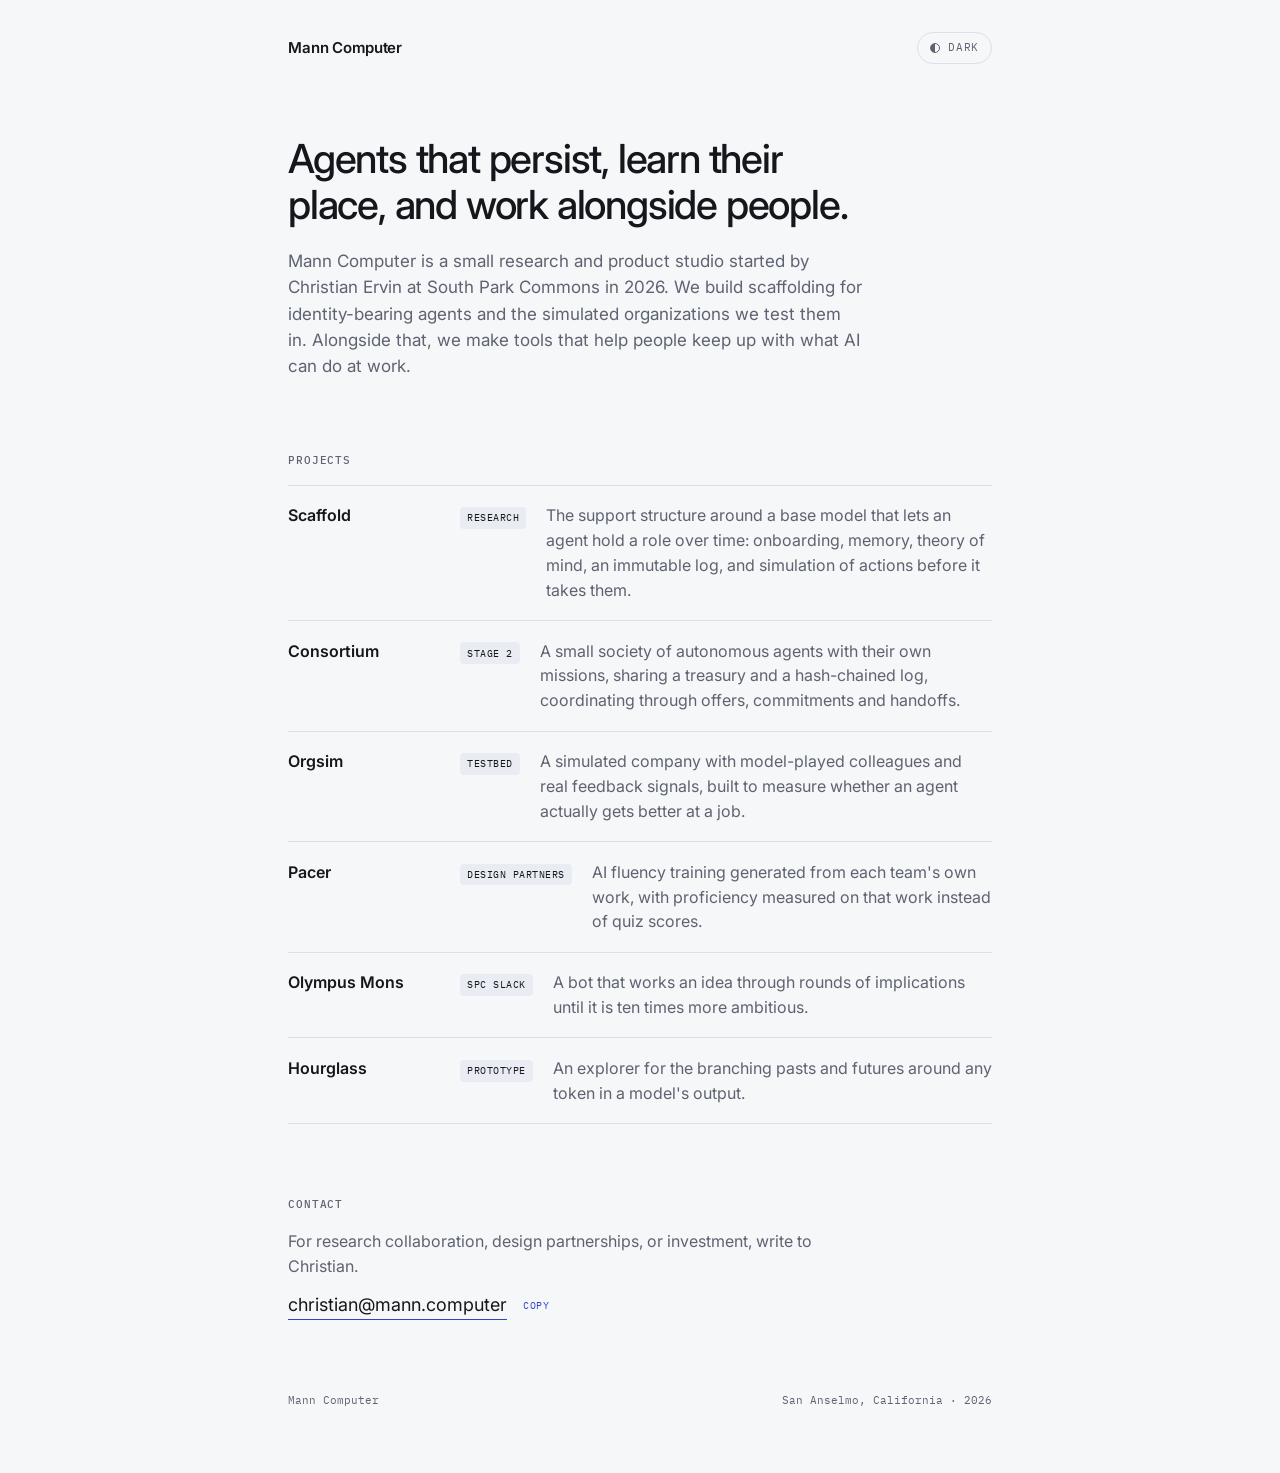
<file: index.html>
<!doctype html>
<html lang="en">
<head>
<meta charset="utf-8">
<meta name="viewport" content="width=device-width, initial-scale=1">
<meta name="description" content="Mann Computer is a research and product studio building persistent agents and the simulated organizations they work in.">
<meta name="color-scheme" content="light dark">
<title>Mann Computer</title>
<link rel="preconnect" href="https://fonts.googleapis.com">
<link rel="preconnect" href="https://fonts.gstatic.com" crossorigin>
<link rel="stylesheet" href="https://fonts.googleapis.com/css2?family=Inter:wght@400;500;600&family=IBM+Plex+Mono:wght@400;500&display=swap">
<style>
/* Layout: one narrow left-aligned column, a ledger of projects, nothing else. */
:root {
  --bg: #f6f7f9;
  --fg: #15171c;
  --muted: #5d6370;
  --rule: #dde0e6;
  --accent: #2f45c4;
  --chip: #e9ecf3;
  --display: "IBM Plex Mono", ui-monospace, "SF Mono", Menlo, monospace;
  --body: "Inter", system-ui, -apple-system, "Segoe UI", sans-serif;
}
@media (prefers-color-scheme: dark) {
  :root:not([data-theme="light"]) {
    --bg: #0f1115; --fg: #e8eaef; --muted: #8d93a1; --rule: #252932; --accent: #8c9cff; --chip: #1b1f27;
    color-scheme: dark;
  }
}
:root[data-theme="dark"] {
  --bg: #0f1115; --fg: #e8eaef; --muted: #8d93a1; --rule: #252932; --accent: #8c9cff; --chip: #1b1f27;
  color-scheme: dark;
}

body {
  background: var(--bg);
  color: var(--fg);
  font-family: var(--body);
  font-size: 1rem;
  line-height: 1.55;
  -webkit-font-smoothing: antialiased;
  transition: background-color .2s ease, color .2s ease;
}
.page {
  max-width: 44rem;
  margin: 0 auto;
  padding-left: max(16px, env(safe-area-inset-left, 0px));
  padding-right: max(16px, env(safe-area-inset-right, 0px));
  padding-block: 2rem 4rem;
  display: flex;
  flex-direction: column;
  gap: 4.5rem;
}

header { display: flex; align-items: center; justify-content: space-between; gap: 1rem; }
.mark { font-family: var(--body); font-size: .9375rem; font-weight: 600; letter-spacing: -.01em; }
.mark span { color: var(--accent); }

.toggle {
  font: inherit; font-family: var(--display); font-size: .6875rem; letter-spacing: .06em; text-transform: uppercase;
  color: var(--muted); background: transparent; border: 1px solid var(--rule); border-radius: 999px;
  padding: .4rem .75rem; cursor: pointer; display: inline-flex; align-items: center; gap: .5rem;
}
.toggle:hover { color: var(--fg); border-color: var(--muted); }
.toggle:focus-visible, .copy:focus-visible, a:focus-visible { outline: 2px solid var(--accent); outline-offset: 2px; }
.dot { width: .55rem; height: .55rem; border-radius: 50%; border: 1px solid currentColor; background: linear-gradient(90deg, currentColor 50%, transparent 50%); }

.intro { display: flex; flex-direction: column; gap: 1.25rem; }
h1 {
  font-family: var(--body); font-weight: 500; font-size: clamp(1.75rem, 5vw, 2.5rem);
  line-height: 1.15; letter-spacing: -.03em; margin: 0; text-wrap: balance;
}
.intro p { margin: 0; max-width: 36rem; color: var(--muted); font-size: 1.0625rem; }

h2 {
  font-family: var(--display); font-size: .6875rem; font-weight: 500; letter-spacing: .08em; text-transform: uppercase;
  color: var(--muted); margin: 0 0 1rem;
}

.projects { list-style: none; margin: 0; padding: 0; border-top: 1px solid var(--rule); }
.projects li {
  display: grid; grid-template-columns: 9.5rem 1fr auto; gap: .25rem 1.25rem; align-items: baseline;
  padding-block: 1.1rem; border-bottom: 1px solid var(--rule);
}
.projects h3 { margin: 0; font-size: 1rem; font-weight: 600; }
.projects p { margin: 0; color: var(--muted); min-width: 0; }
.status {
  font-family: var(--display); font-size: .625rem; letter-spacing: .05em; text-transform: uppercase; white-space: nowrap;
  color: var(--fg); background: var(--chip); border-radius: 4px; padding: .2rem .45rem;
}

.contact p { margin: 0 0 .75rem; color: var(--muted); max-width: 36rem; }
.email { display: flex; align-items: center; gap: .75rem; flex-wrap: wrap; }
.email a { color: var(--fg); font-size: 1.125rem; text-decoration: none; border-bottom: 1px solid var(--accent); user-select: all; }
.copy {
  font: inherit; font-family: var(--display); font-size: .625rem; letter-spacing: .06em; text-transform: uppercase;
  color: var(--accent); background: none; border: 0; padding: .25rem; cursor: pointer;
}

footer { font-family: var(--display); font-size: .6875rem; color: var(--muted); display: flex; justify-content: space-between; gap: 1rem; flex-wrap: wrap; }

@media (max-width: 560px) {
  .page { gap: 3.5rem; }
  .projects li { grid-template-columns: 1fr auto; }
  .projects p { grid-column: 1 / -1; }
}
@media (prefers-reduced-motion: reduce) { body { transition: none; } }
</style>
<style>body{margin:0}</style>
</head>
<body>

<div class="page">
  <header>
    <div class="mark">Mann Computer</div>
    <button class="toggle" id="theme-toggle" type="button" aria-label="Switch color theme">
      <span class="dot" aria-hidden="true"></span><span id="theme-label">Dark</span>
    </button>
  </header>

  <section class="intro">
    <h1>Agents that persist, learn their place, and work alongside people.</h1>
    <p>Mann Computer is a small research and product studio started by Christian Ervin at South Park Commons in 2026. We build scaffolding for identity-bearing agents and the simulated organizations we test them in. Alongside that, we make tools that help people keep up with what AI can do at work.</p>
  </section>

  <section>
    <h2>Projects</h2>
    <ul class="projects">
      <li>
        <h3>Scaffold</h3>
        <span class="status">Research</span>
        <p>The support structure around a base model that lets an agent hold a role over time: onboarding, memory, theory of mind, an immutable log, and simulation of actions before it takes them.</p>
      </li>
      <li>
        <h3>Consortium</h3>
        <span class="status">Stage 2</span>
        <p>A small society of autonomous agents with their own missions, sharing a treasury and a hash-chained log, coordinating through offers, commitments and handoffs.</p>
      </li>
      <li>
        <h3>Orgsim</h3>
        <span class="status">Testbed</span>
        <p>A simulated company with model-played colleagues and real feedback signals, built to measure whether an agent actually gets better at a job.</p>
      </li>
      <li>
        <h3>Pacer</h3>
        <span class="status">Design partners</span>
        <p>AI fluency training generated from each team's own work, with proficiency measured on that work instead of quiz scores.</p>
      </li>
      <li>
        <h3>Olympus Mons</h3>
        <span class="status">SPC Slack</span>
        <p>A bot that works an idea through rounds of implications until it is ten times more ambitious.</p>
      </li>
      <li>
        <h3>Hourglass</h3>
        <span class="status">Prototype</span>
        <p>An explorer for the branching pasts and futures around any token in a model's output.</p>
      </li>
    </ul>
  </section>

  <section class="contact">
    <h2>Contact</h2>
    <p>For research collaboration, design partnerships, or investment, write to Christian.</p>
    <div class="email">
      <a href="mailto:christian@mann.computer" id="email">christian@mann.computer</a>
      <button class="copy" id="copy" type="button">Copy</button>
    </div>
  </section>

  <footer>
    <span>Mann Computer</span>
    <span>San Anselmo, California · 2026</span>
  </footer>
</div>

<script>
(function () {
  var root = document.documentElement;
  var btn = document.getElementById('theme-toggle');
  var label = document.getElementById('theme-label');
  function current() {
    var t = root.getAttribute('data-theme');
    if (t) return t;
    return window.matchMedia && window.matchMedia('(prefers-color-scheme: dark)').matches ? 'dark' : 'light';
  }
  function render() { label.textContent = current() === 'dark' ? 'Light' : 'Dark'; }
  try { var saved = localStorage.getItem('mc-theme'); if (saved === 'dark' || saved === 'light') root.setAttribute('data-theme', saved); } catch (e) {}
  render();
  if (window.matchMedia) {
    var mq = window.matchMedia('(prefers-color-scheme: dark)');
    if (mq.addEventListener) mq.addEventListener('change', render);
  }
  btn.addEventListener('click', function () {
    var next = current() === 'dark' ? 'light' : 'dark';
    root.setAttribute('data-theme', next);
    try { localStorage.setItem('mc-theme', next); } catch (e) {}
    render();
  });

  var copy = document.getElementById('copy');
  var email = document.getElementById('email');
  copy.addEventListener('click', function () {
    var text = email.textContent;
    function done(msg) { copy.textContent = msg; setTimeout(function () { copy.textContent = 'Copy'; }, 1600); }
    function fallback() {
      var r = document.createRange(); r.selectNodeContents(email);
      var s = window.getSelection(); s.removeAllRanges(); s.addRange(r);
      done('Selected');
    }
    try {
      navigator.clipboard.writeText(text).then(function () { done('Copied'); }, fallback);
    } catch (e) { fallback(); }
  });
})();
</script>
</body>
</html>
</file>
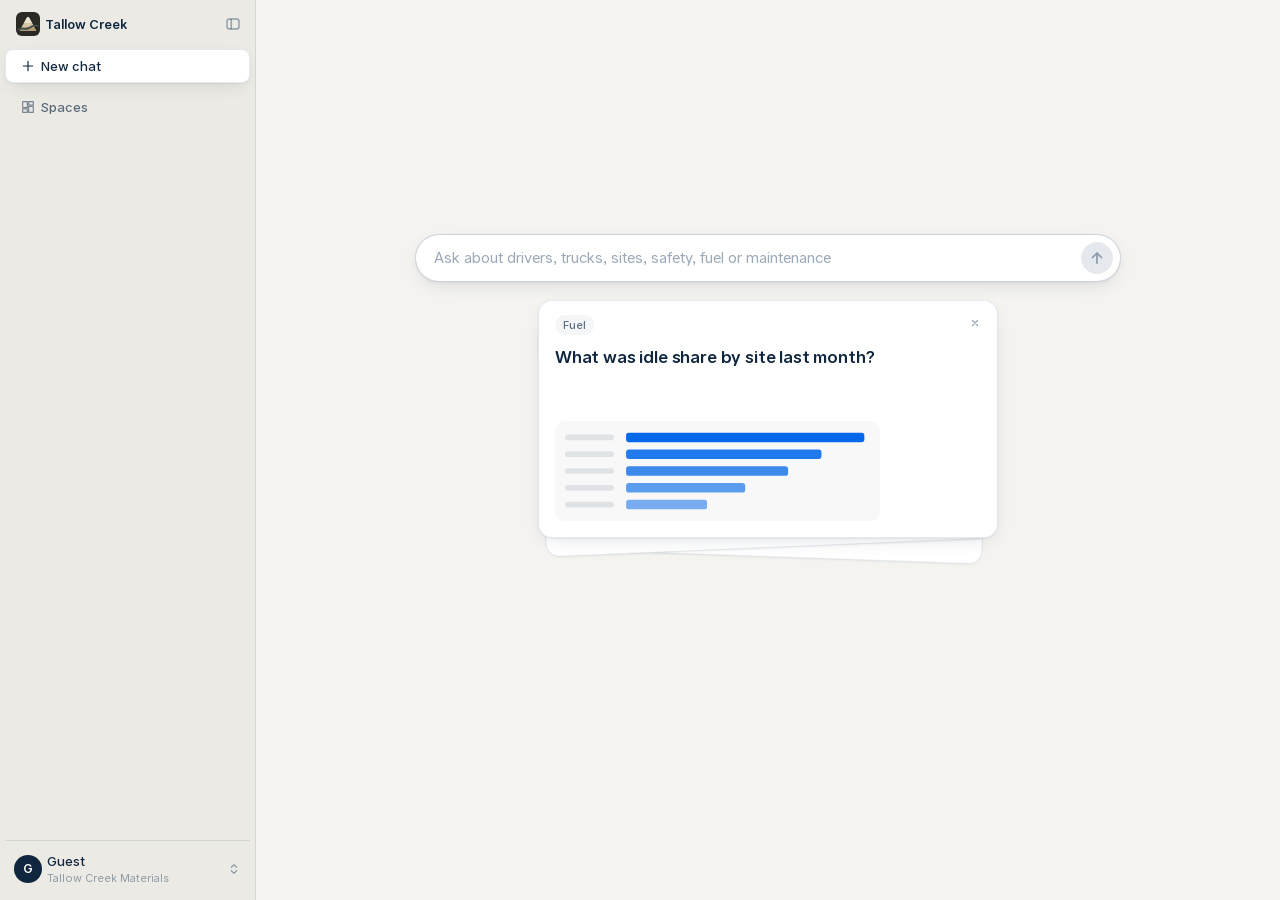
<file: gen-ui-dataviz-harness/index.html>
<!doctype html>
<html lang="en">
  <head>
    <meta charset="UTF-8" />
    <meta name="viewport" content="width=device-width, initial-scale=1.0" />
    <link rel="icon" type="image/svg+xml" href="/gen-ui-dataviz-harness/logo.svg" />
    <title>Fleet assistant · Tallow Creek Materials</title>
    <script type="module" crossorigin src="/gen-ui-dataviz-harness/assets/index-D1y-mrFP.js"></script>
    <link rel="modulepreload" crossorigin href="/gen-ui-dataviz-harness/assets/rolldown-runtime-XKyaHtl9.js">
    <link rel="modulepreload" crossorigin href="/gen-ui-dataviz-harness/assets/sides-DvJNw2oW.js">
    <link rel="modulepreload" crossorigin href="/gen-ui-dataviz-harness/assets/announce-DxYsAM2P.js">
    <link rel="modulepreload" crossorigin href="/gen-ui-dataviz-harness/assets/overlays-DTf6FqTZ.js">
    <link rel="modulepreload" crossorigin href="/gen-ui-dataviz-harness/assets/data-B9KanrcW.js">
    <link rel="stylesheet" crossorigin href="/gen-ui-dataviz-harness/assets/index-M_BLfwXW.css">
  </head>
  <body>
    <div id="root"></div>
  </body>
</html>
</file>
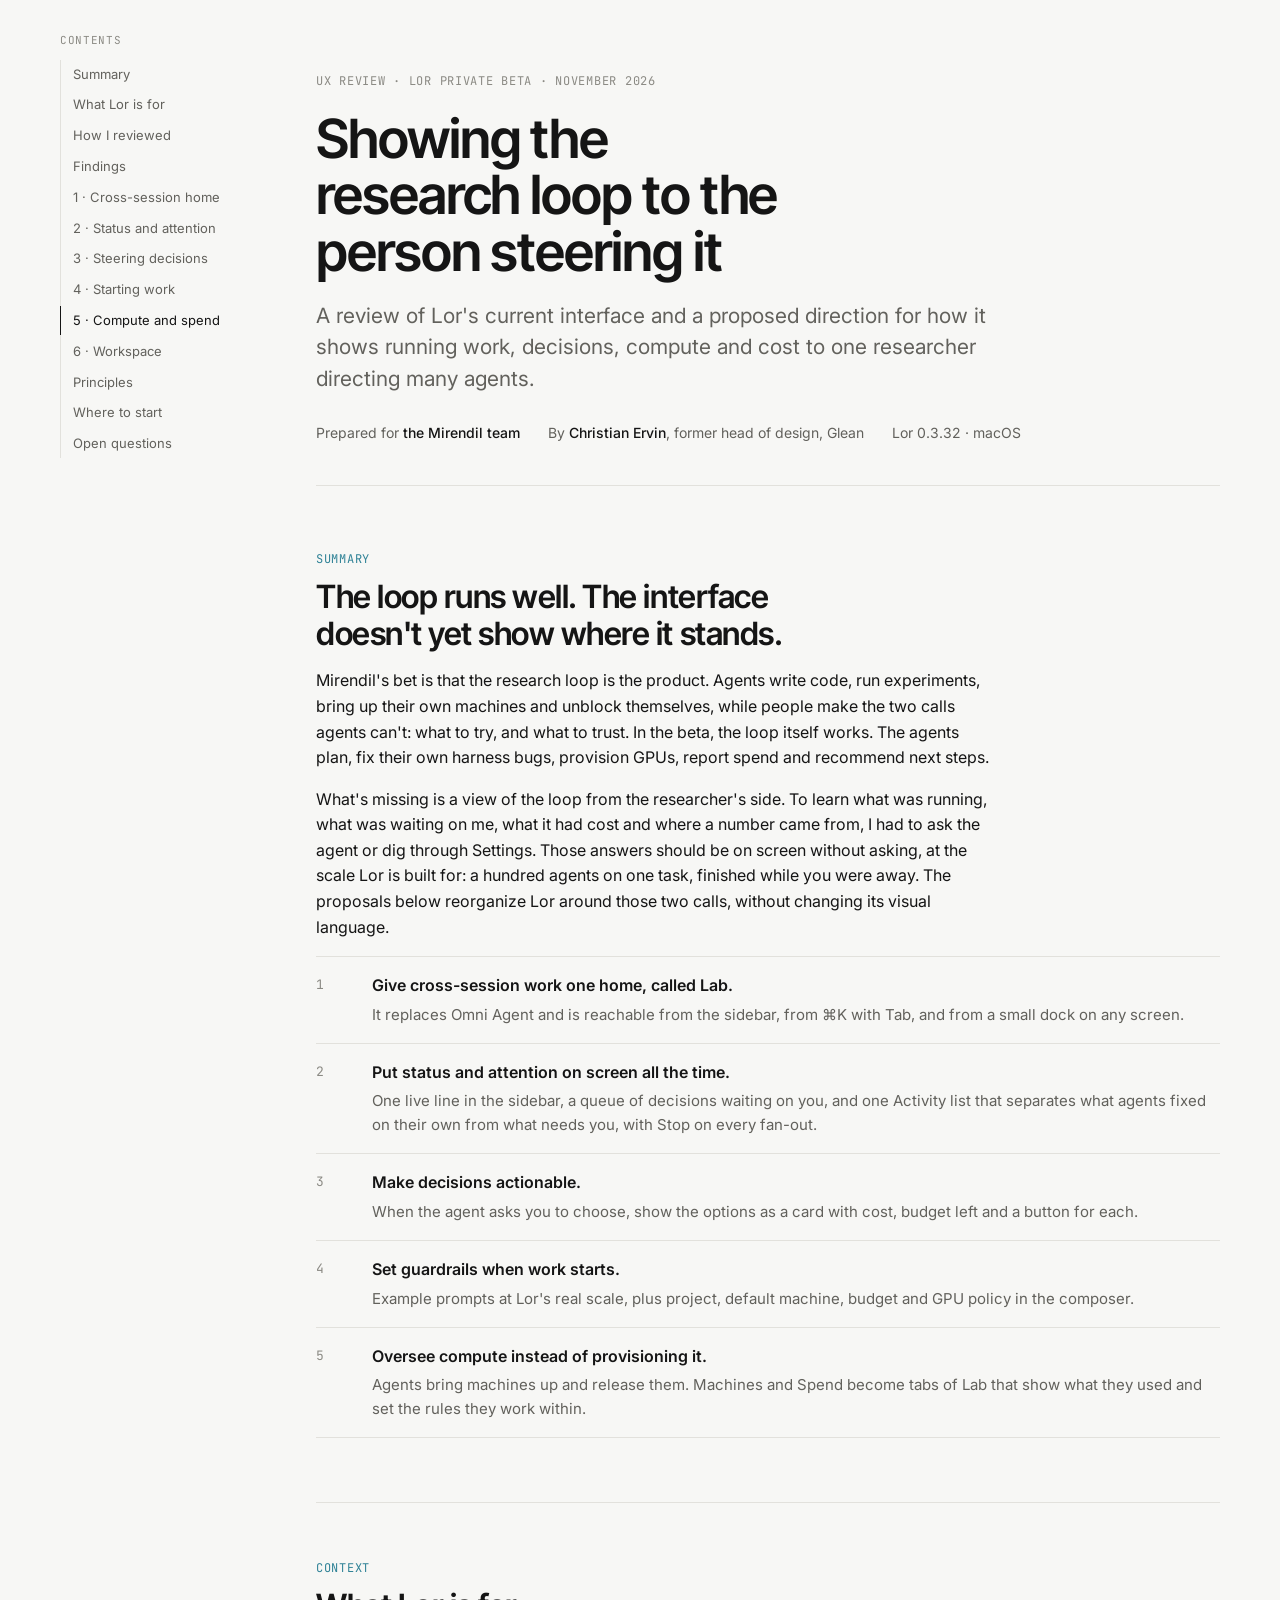
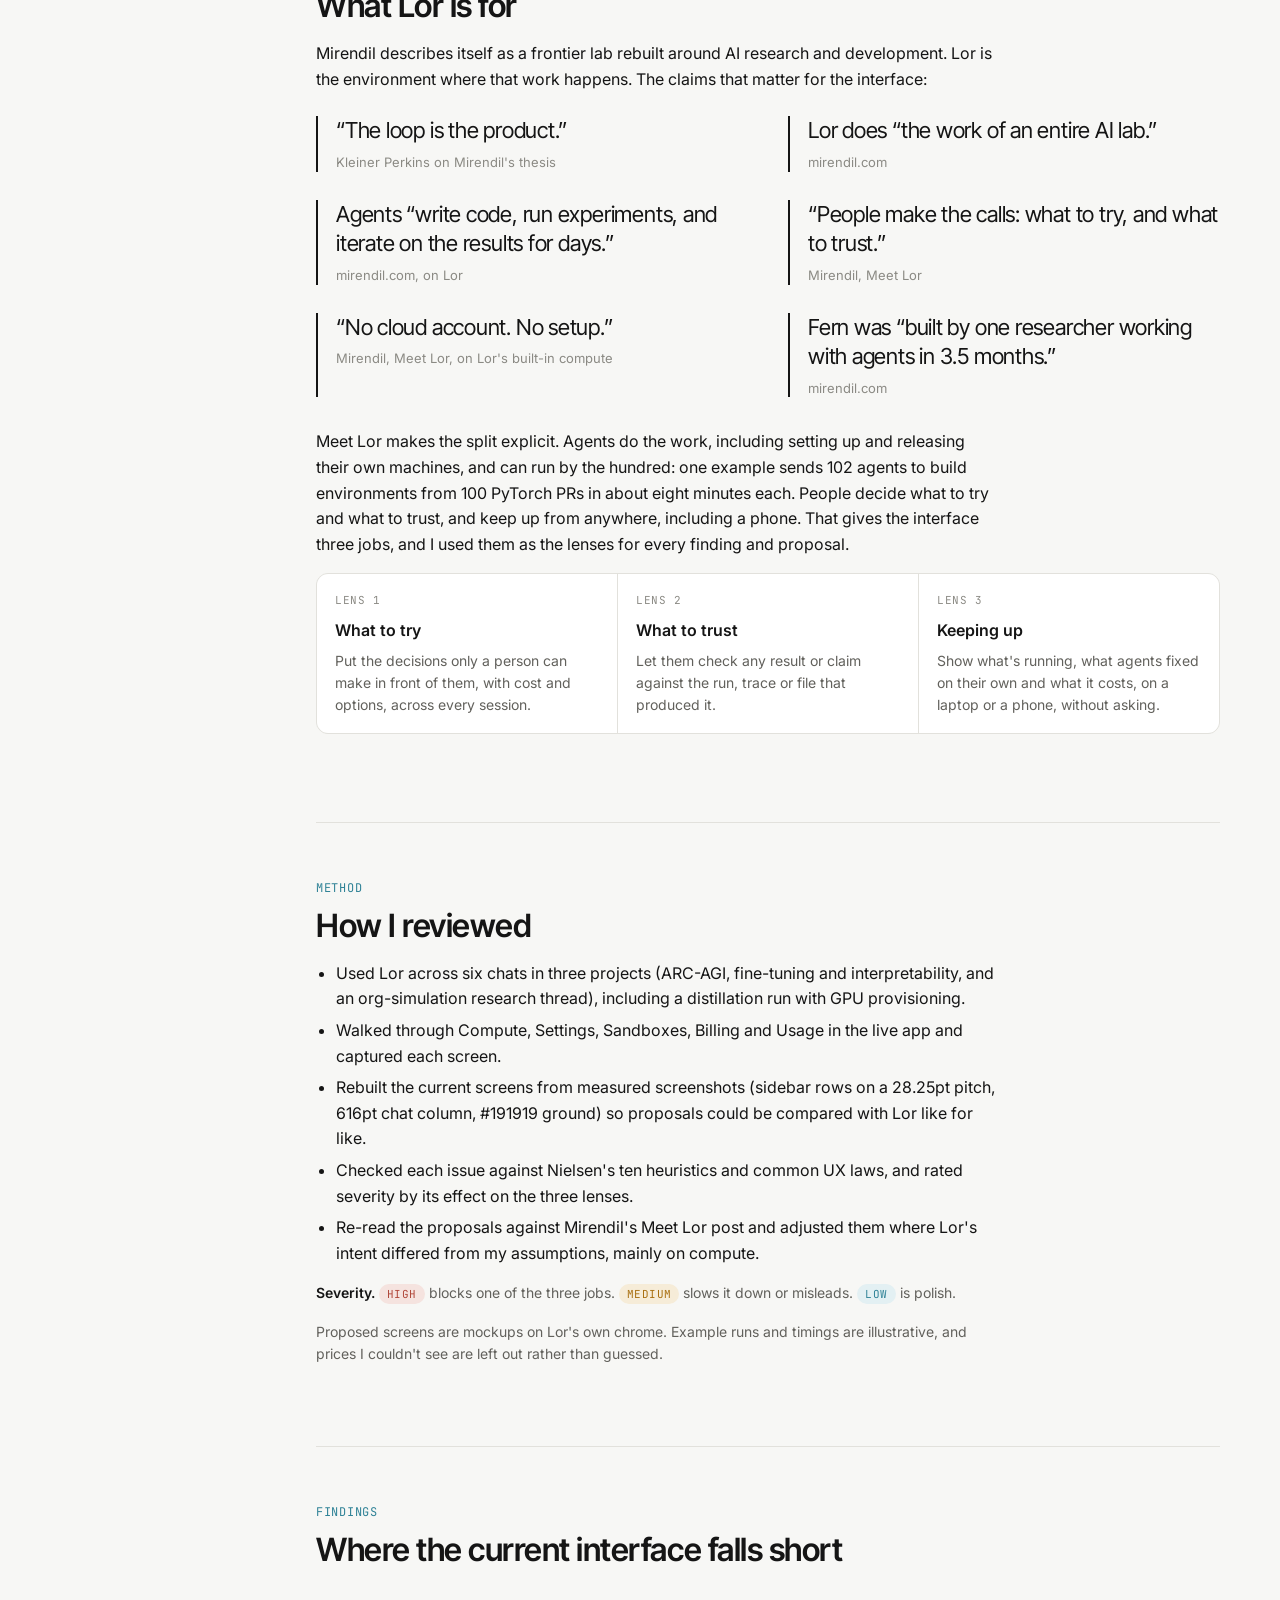
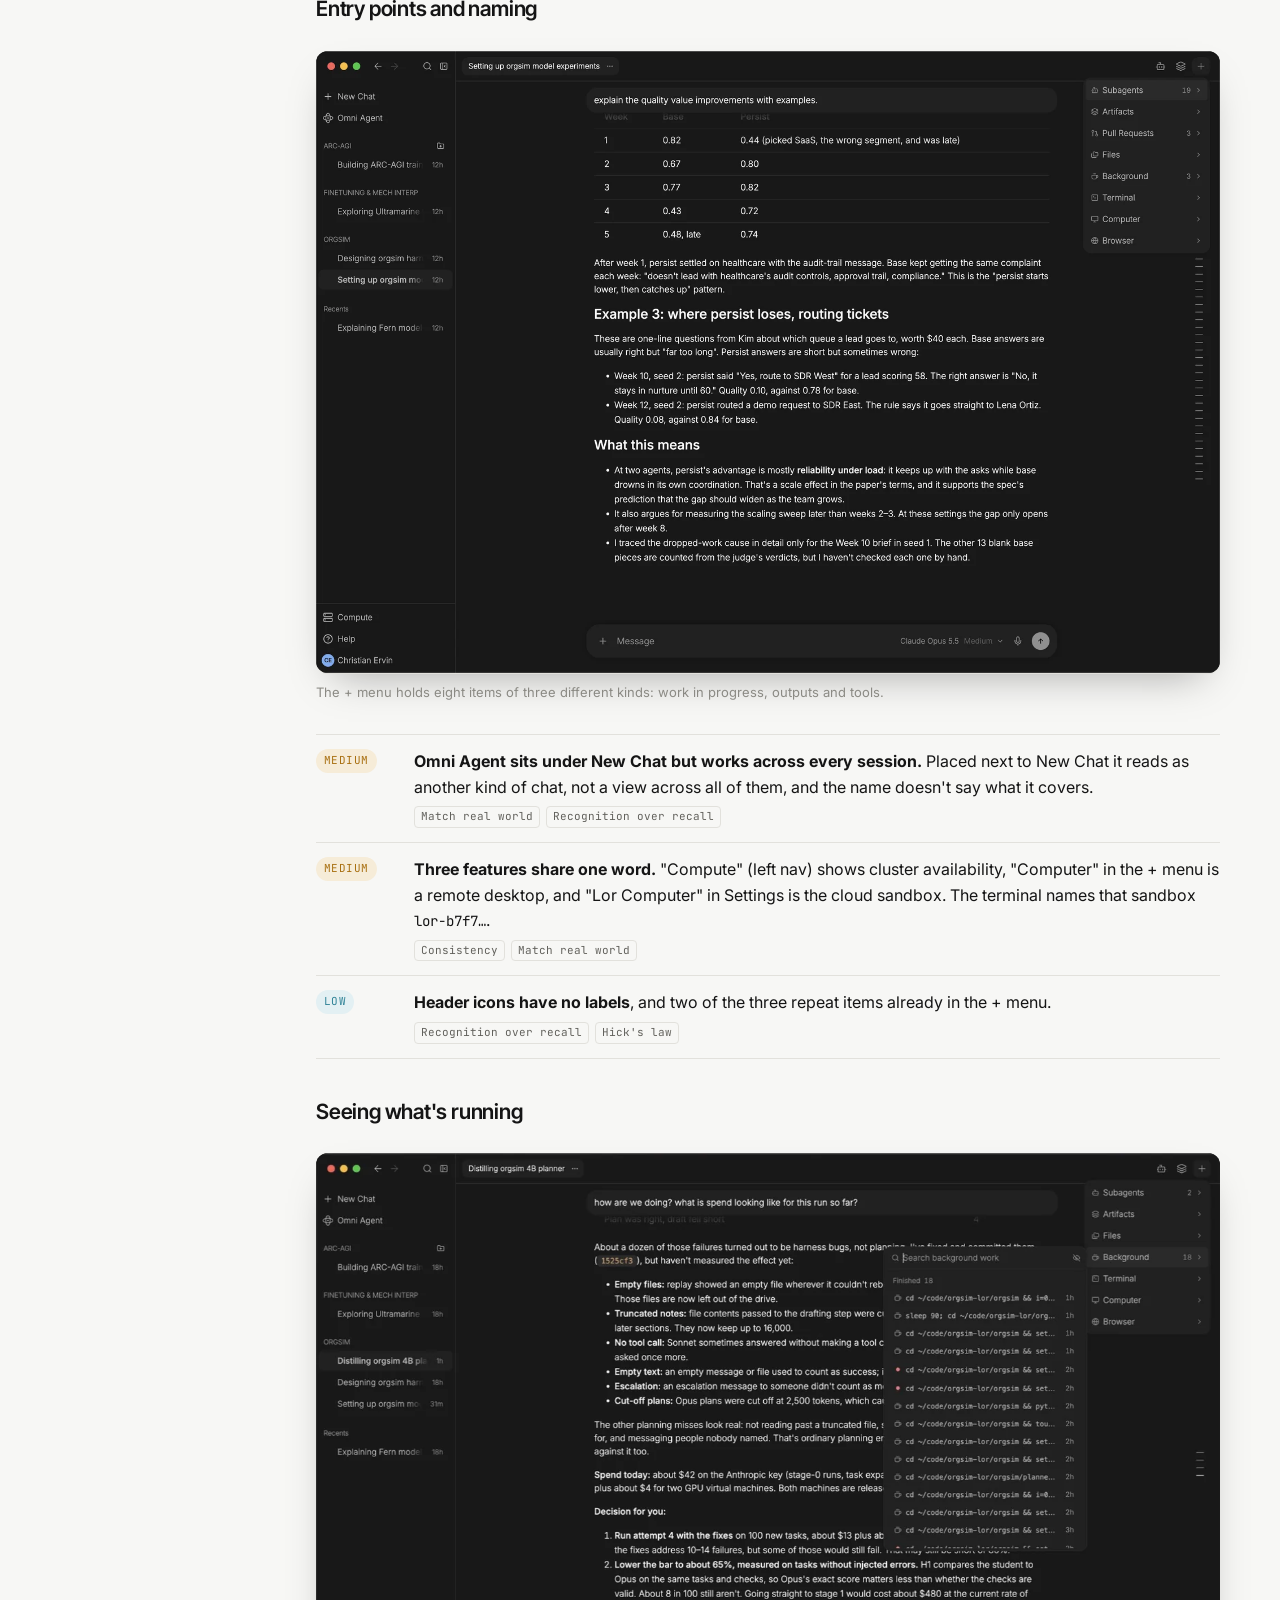
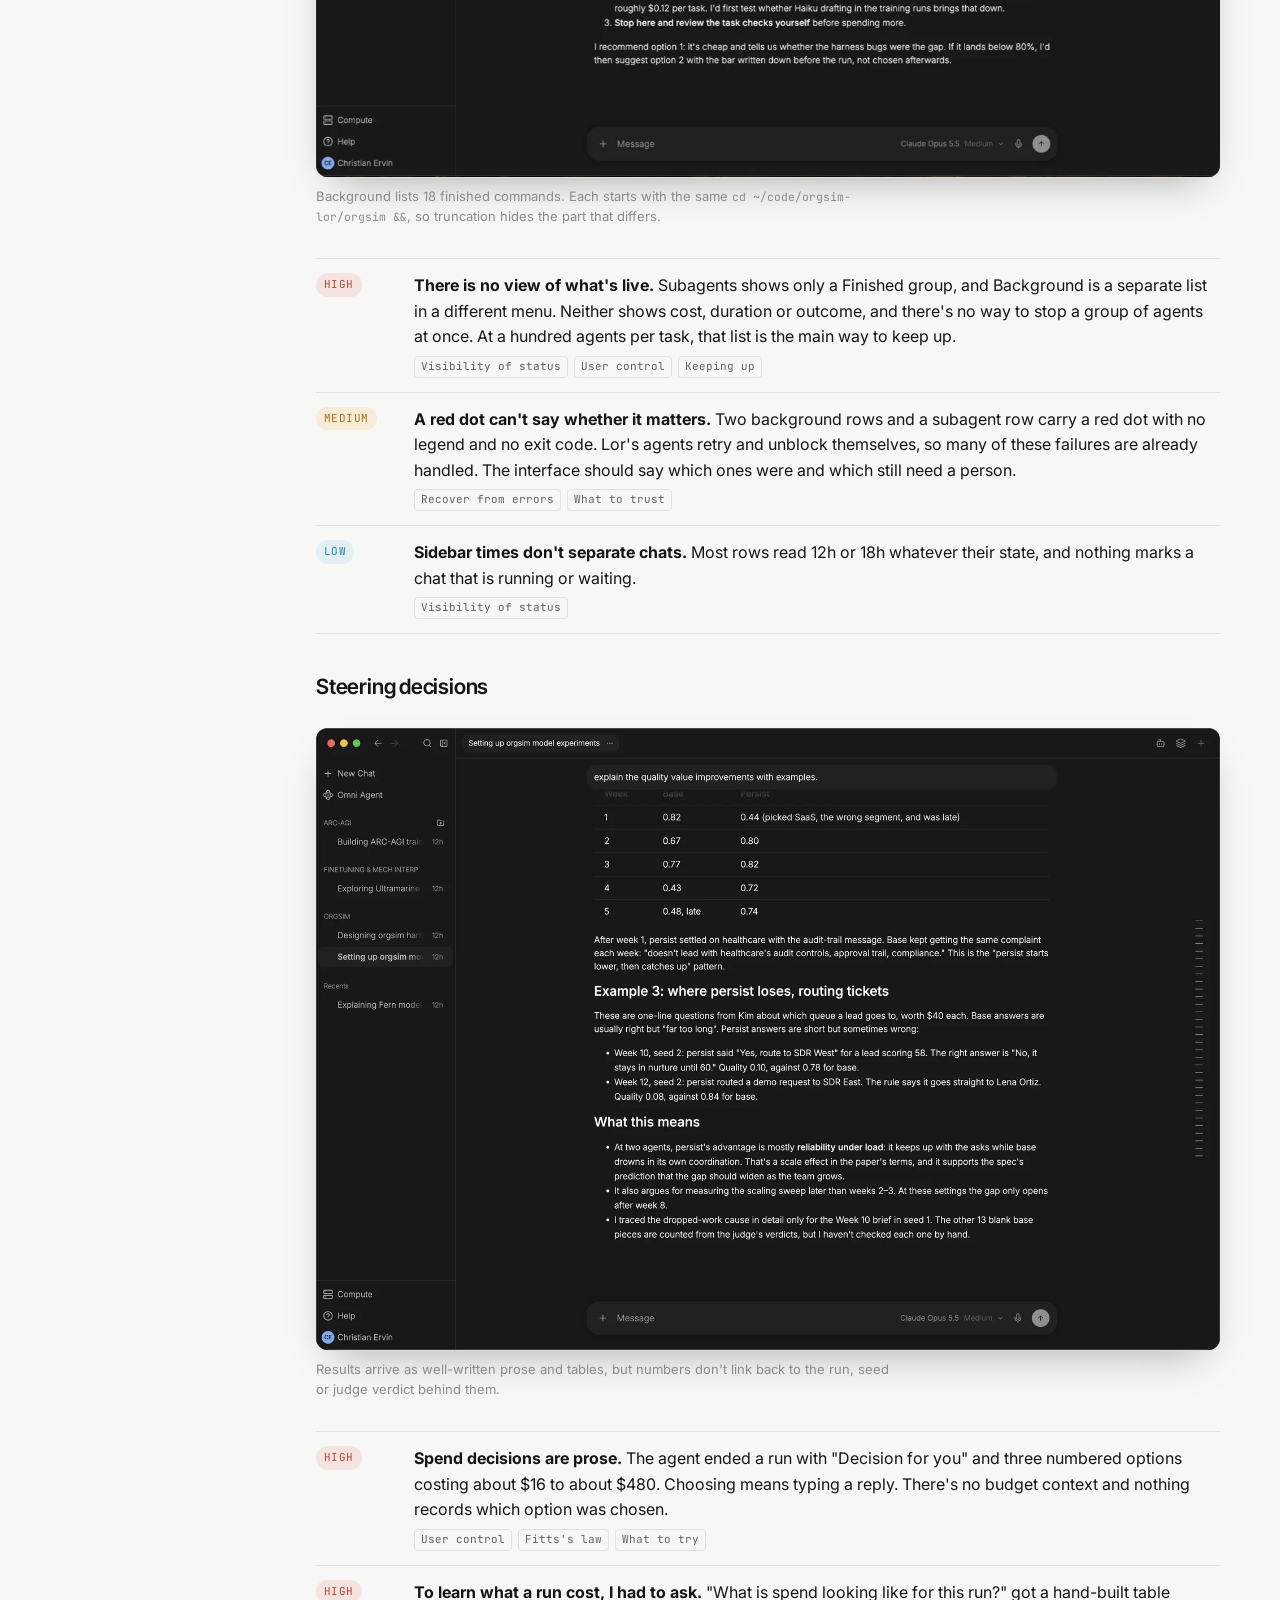
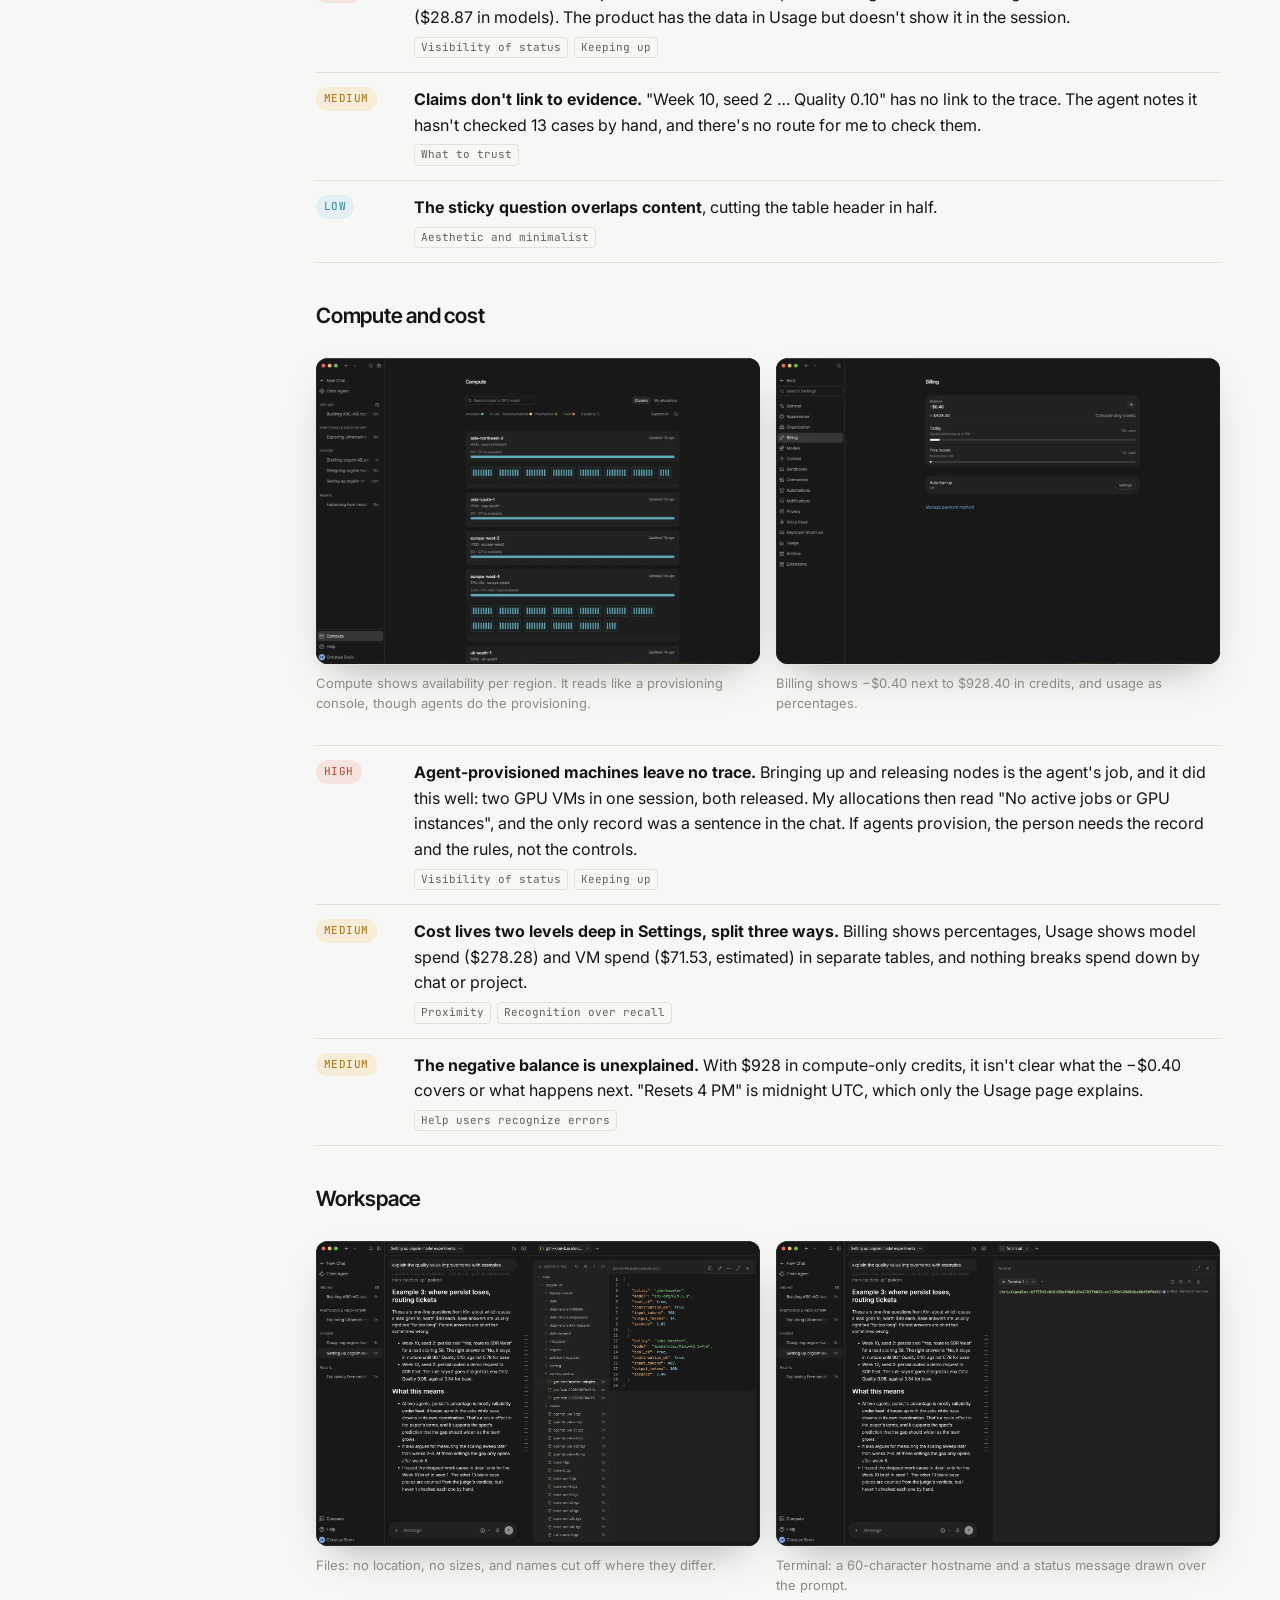
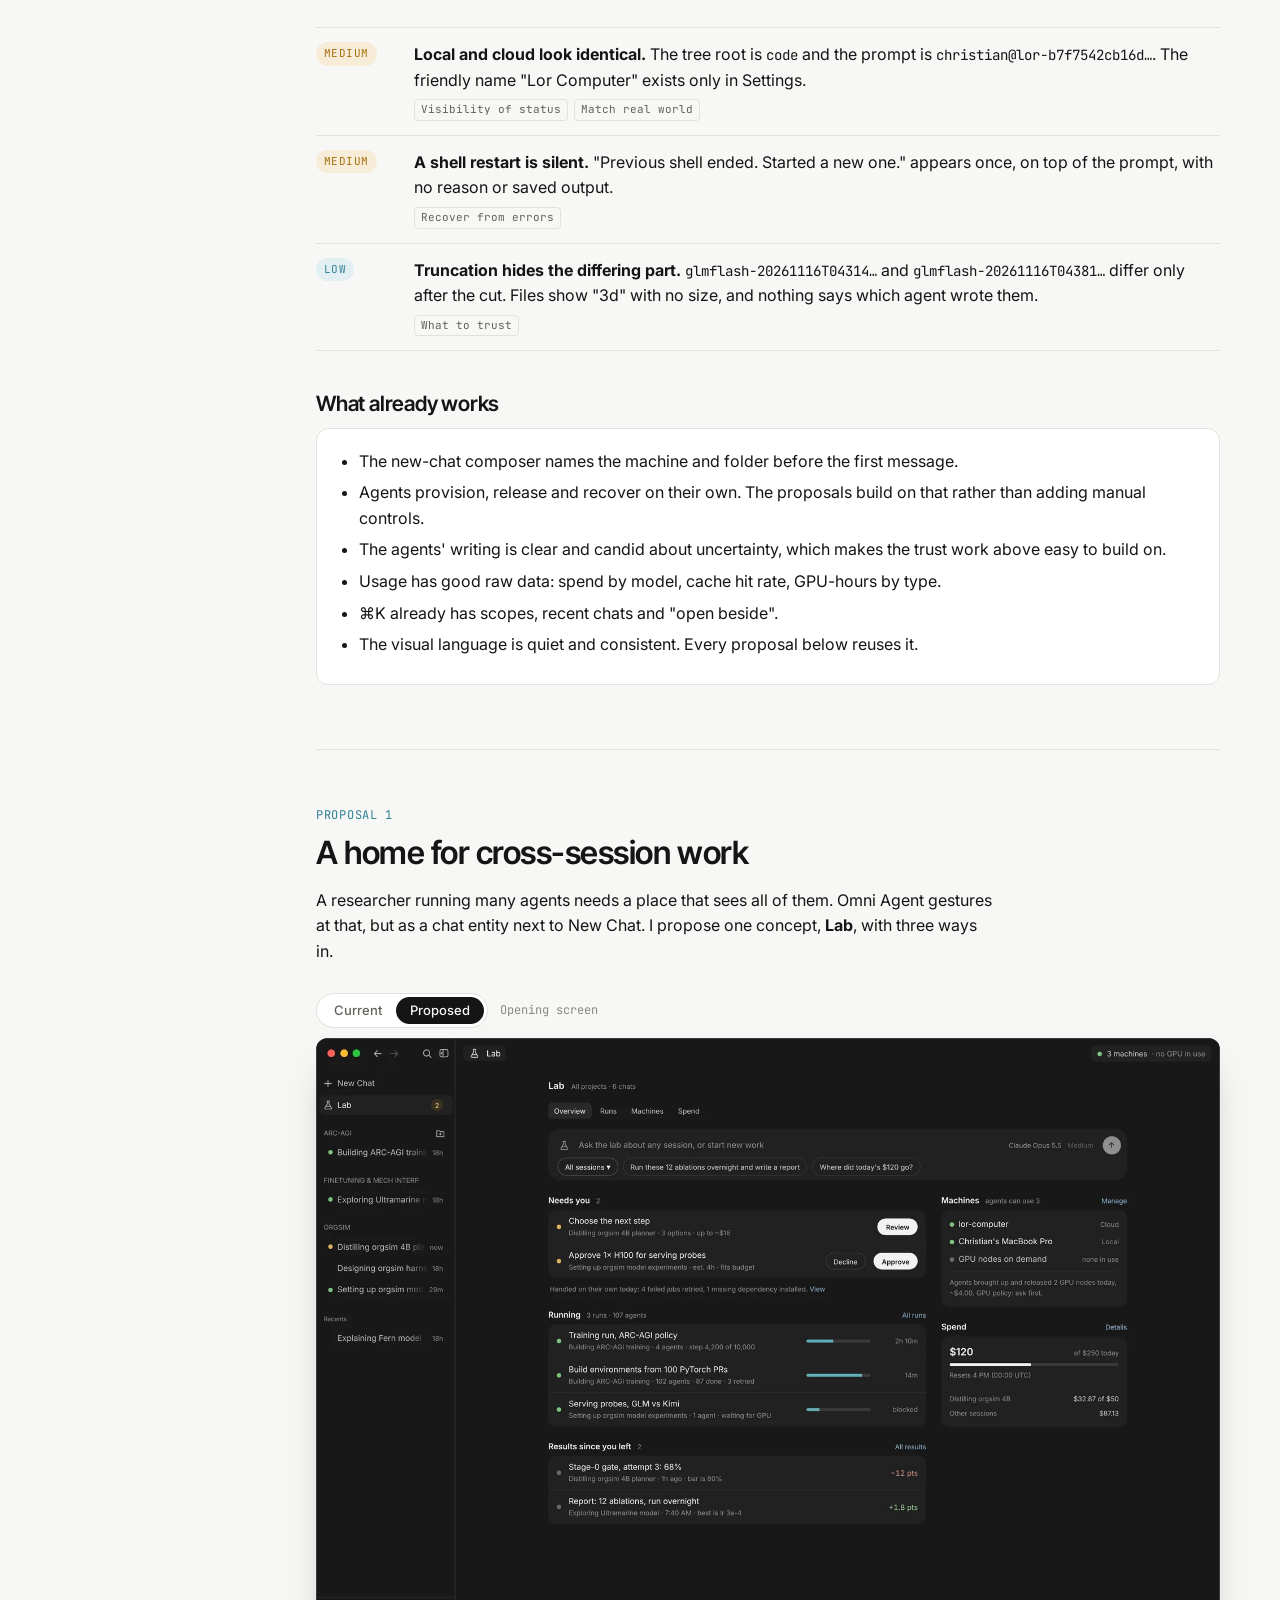
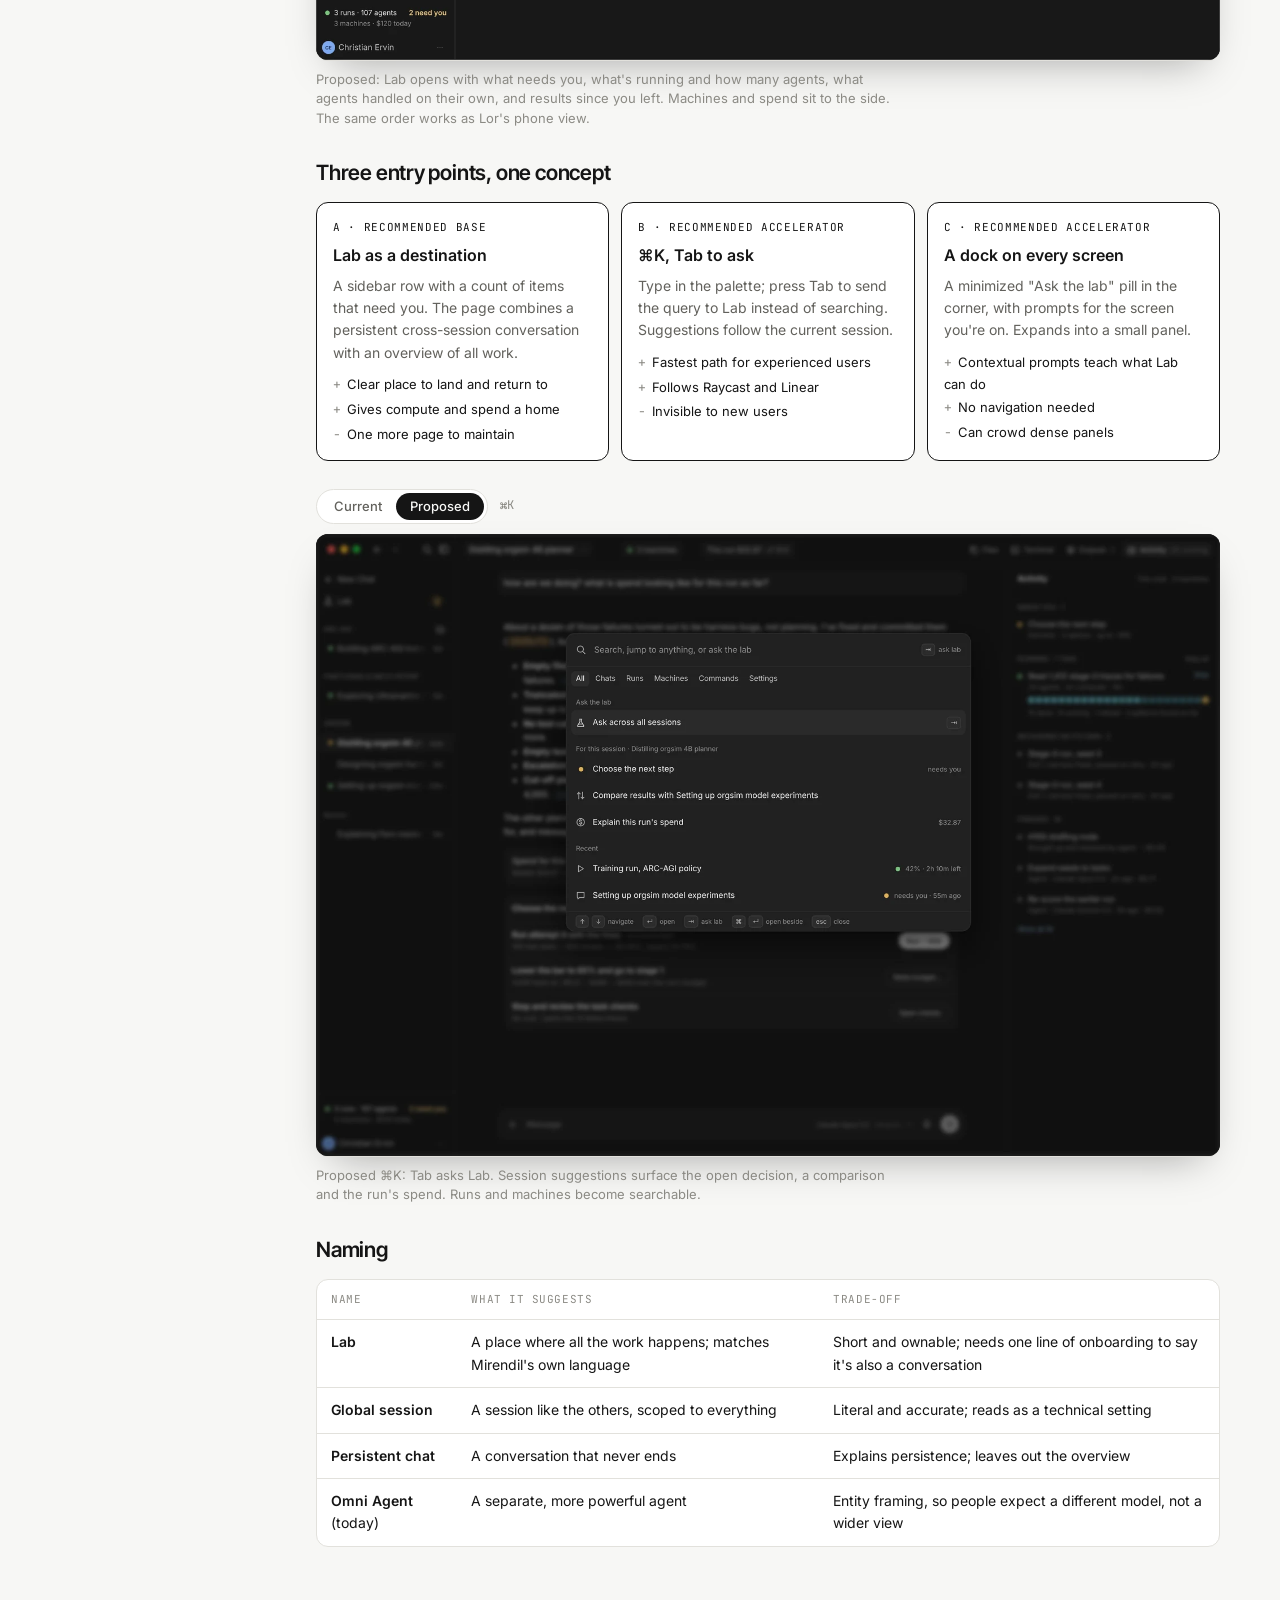
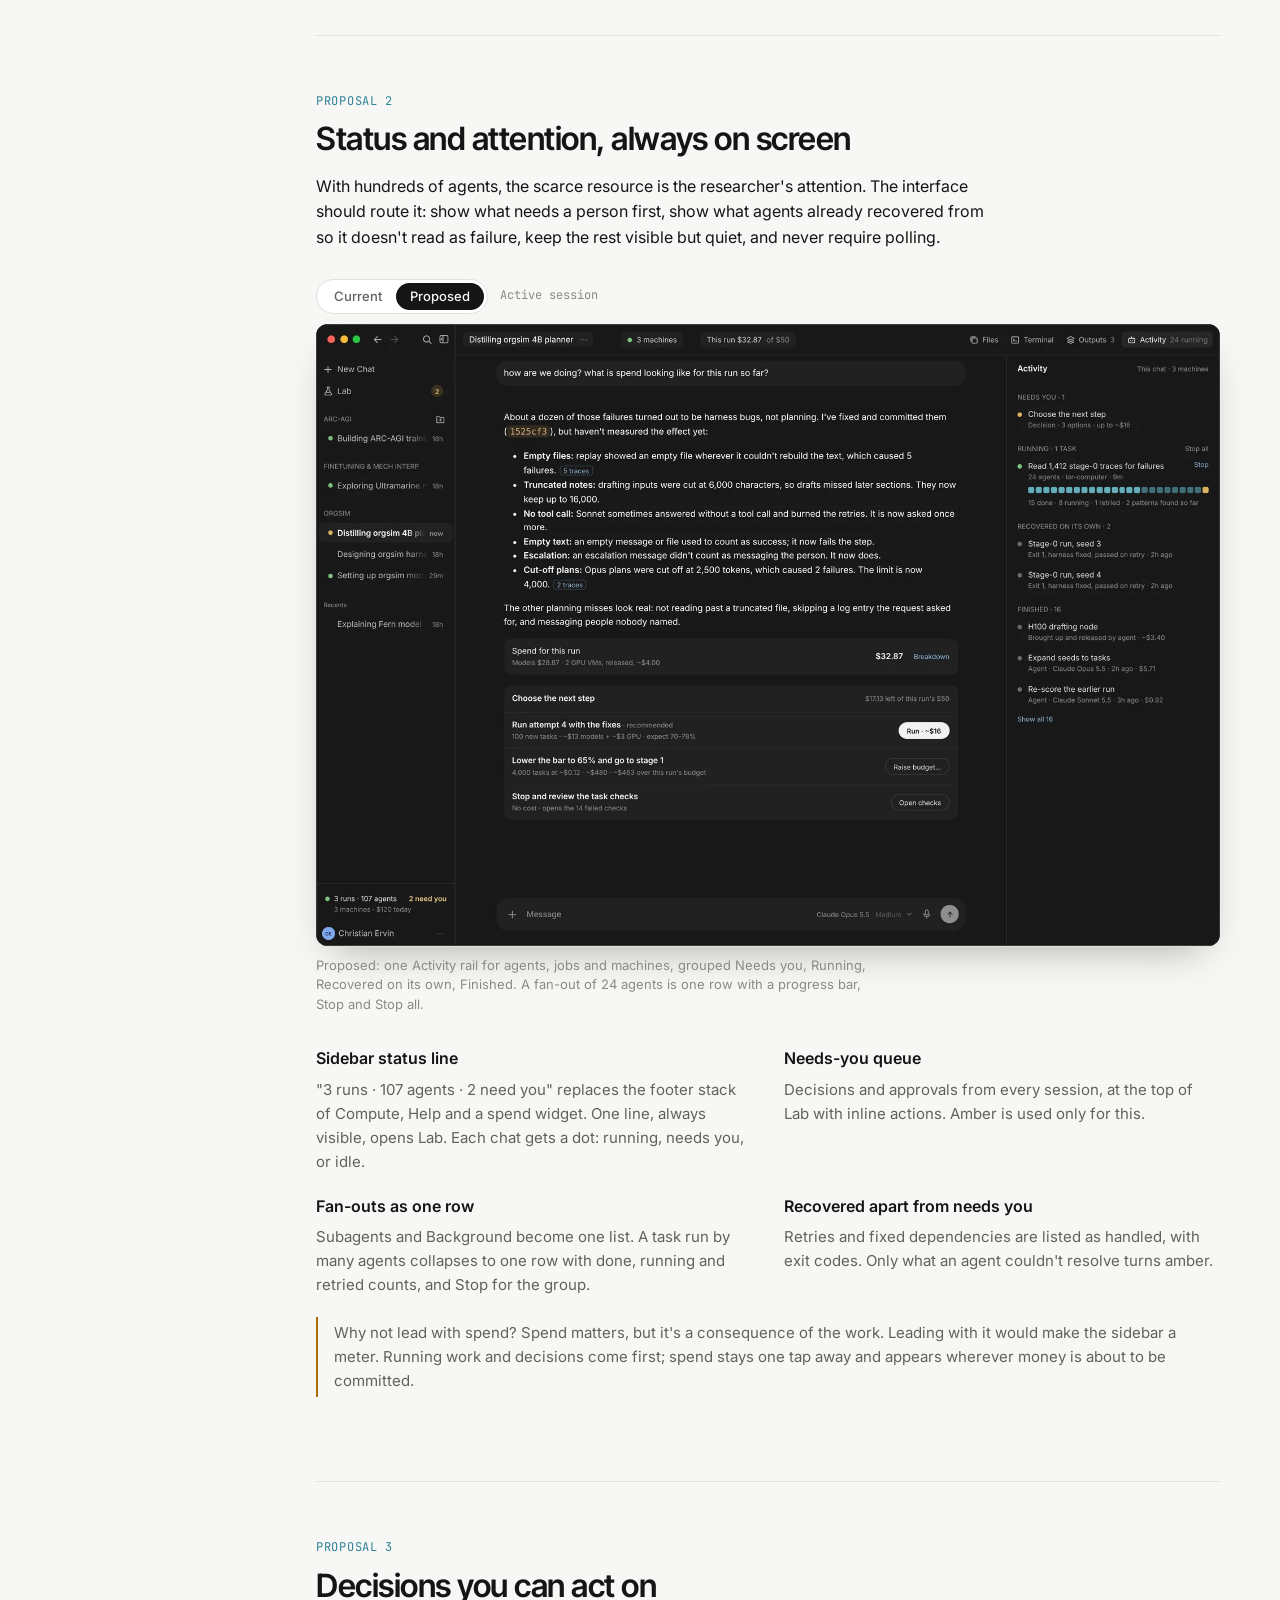
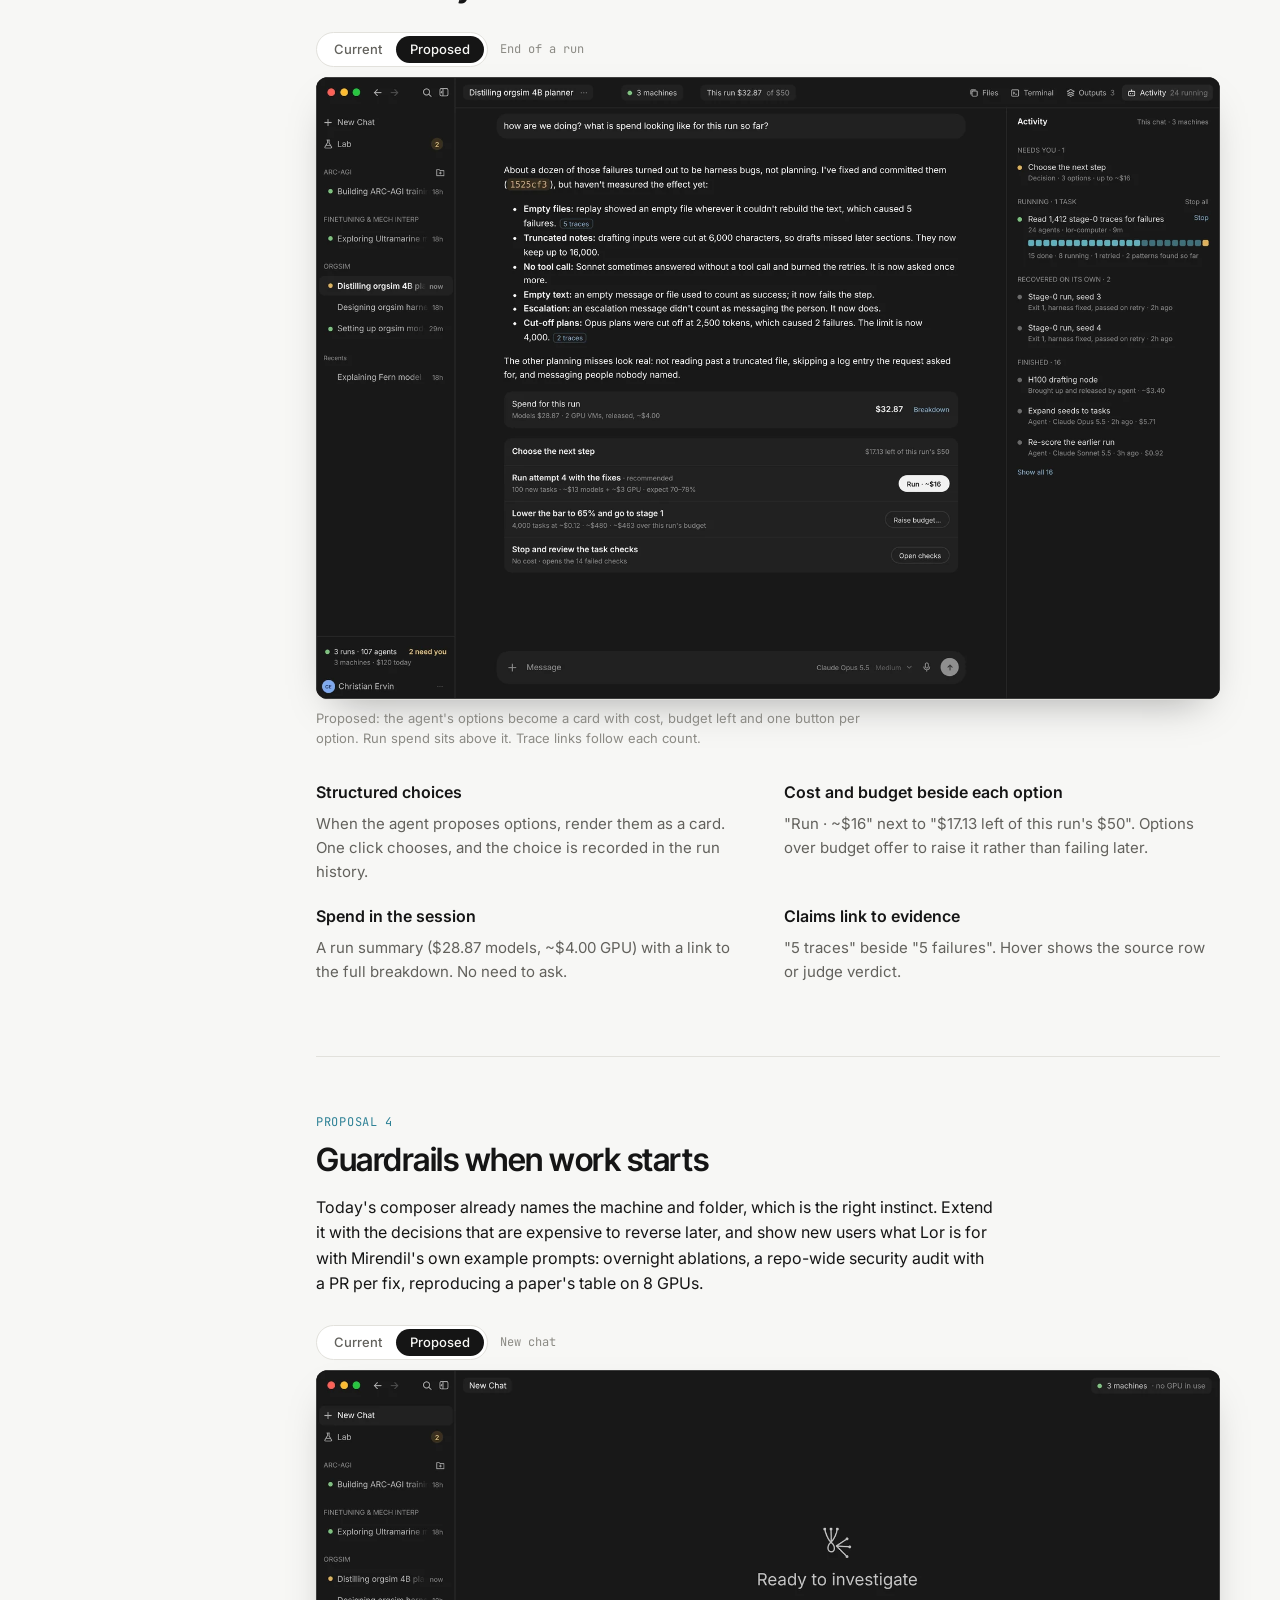
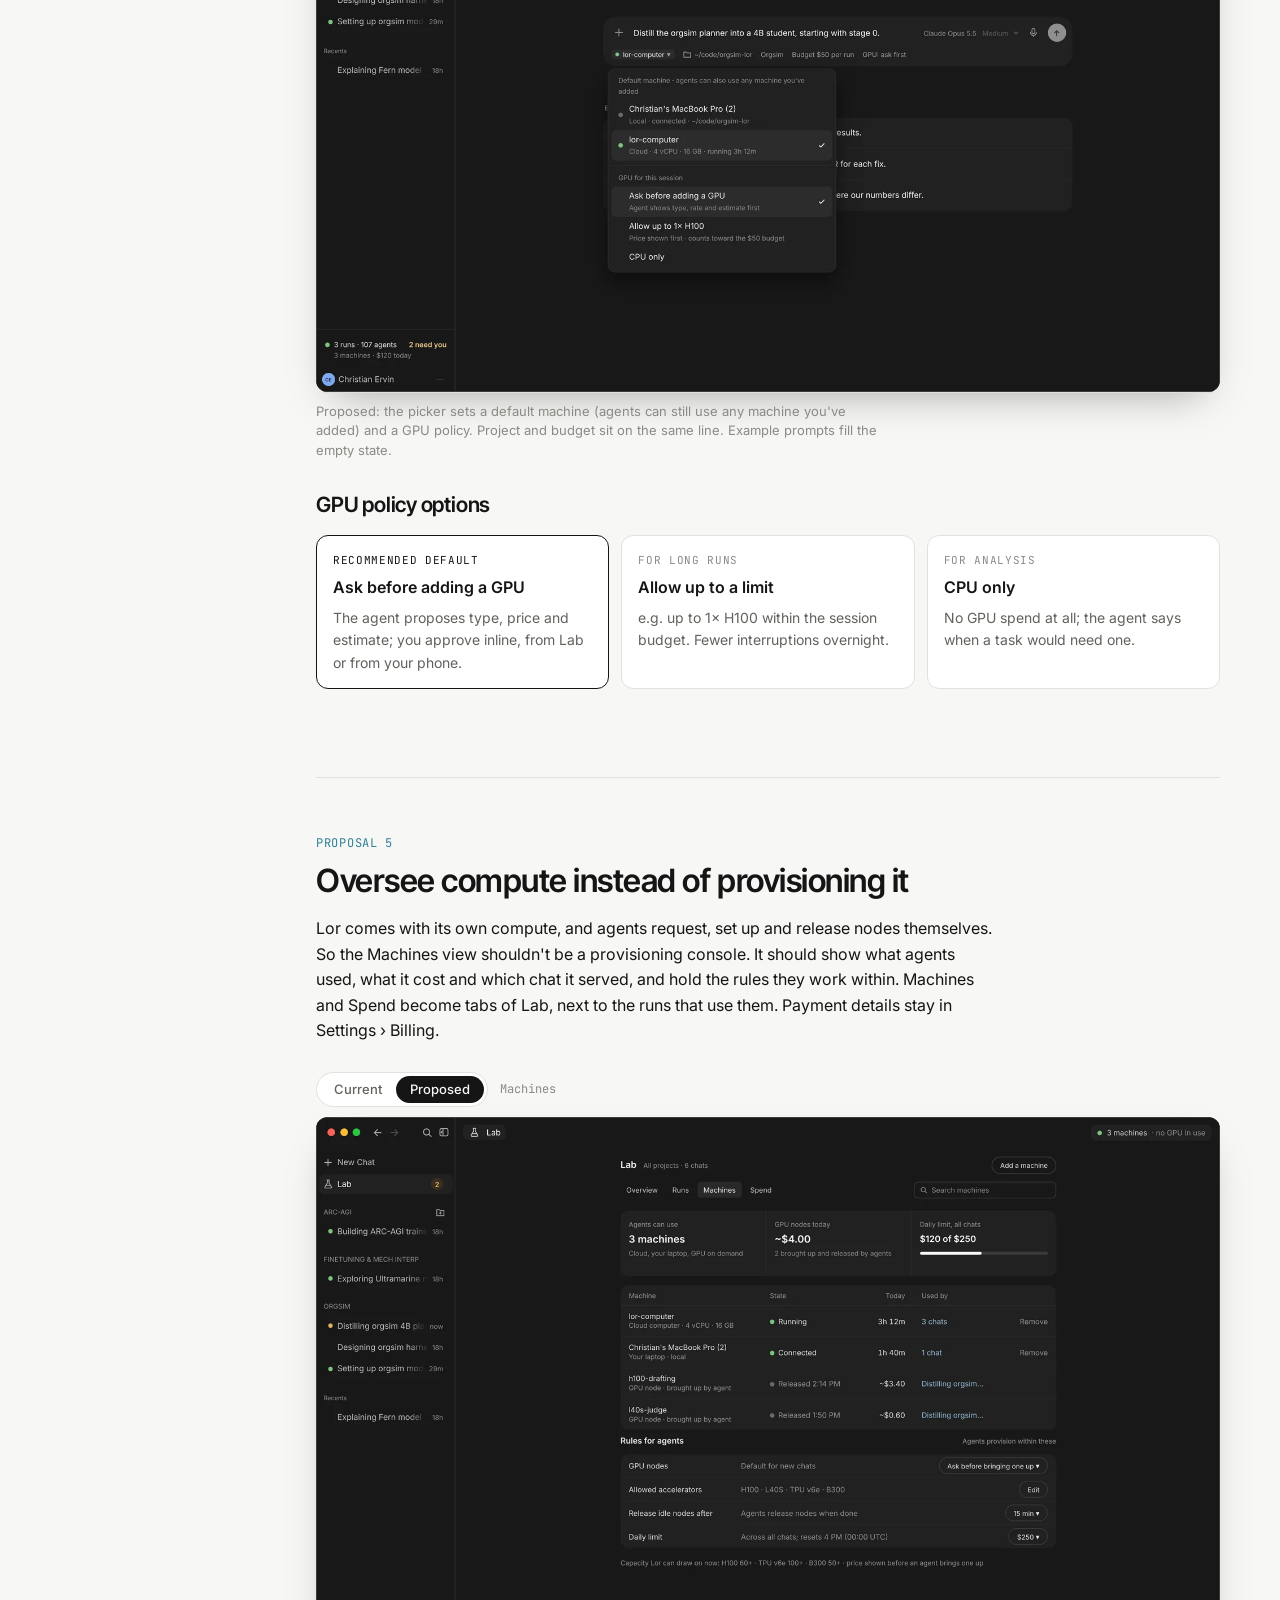
<file: lor-ux-review/index.html>
<!doctype html>
<html lang="en">
<head>
<meta charset="utf-8">
<meta name="viewport" content="width=device-width, initial-scale=1, viewport-fit=cover">
<meta name="robots" content="noindex">
<meta name="description" content="A UX review of Lor for the Mirendil team: findings on the current interface and proposed changes, with before-and-after screens.">
<title>Lor UX Review</title>
<link rel="preconnect" href="https://fonts.googleapis.com">
<link rel="stylesheet" href="https://fonts.googleapis.com/css2?family=Inter:wght@400;500;600&family=Inter+Tight:wght@500;600;700&family=JetBrains+Mono:wght@400;500&display=swap">
<style>
/* Layout: a single reading column (68ch) with wide figure breakouts and a sticky contents rail on desktop. */
:root{
  --bg:#f7f7f5; --surface:#ffffff; --ink:#151515; --muted:#62615c; --faint:#8b8a84; --rule:#e2e1dc;
  --accent:#2f8296; --accent-soft:#e3f0f3; --amber:#a86f10; --amber-soft:#f6ecd8; --red:#b0483a; --red-soft:#f5e3df; --green:#3d7f45;
  --shot:#0f0f0f;
  --f-display:"Inter Tight","Inter",-apple-system,"Helvetica Neue",Arial,sans-serif;
  --f-body:"Inter",-apple-system,"Helvetica Neue",Arial,sans-serif;
  --f-mono:"JetBrains Mono",ui-monospace,"SF Mono",Menlo,monospace;
}
@media (prefers-color-scheme: dark){:root:not([data-theme="light"]){
  --bg:#121212; --surface:#1a1a1a; --ink:#ececea; --muted:#a3a29c; --faint:#7d7c77; --rule:#2b2b29;
  --accent:#6bb7c9; --accent-soft:#16282d; --amber:#e3ae55; --amber-soft:#2b2214; --red:#e08a7c; --red-soft:#2c1b18; --green:#86c48d; --shot:#000; color-scheme:dark}}
:root[data-theme="dark"]{
  --bg:#121212; --surface:#1a1a1a; --ink:#ececea; --muted:#a3a29c; --faint:#7d7c77; --rule:#2b2b29;
  --accent:#6bb7c9; --accent-soft:#16282d; --amber:#e3ae55; --amber-soft:#2b2214; --red:#e08a7c; --red-soft:#2c1b18; --green:#86c48d; --shot:#000; color-scheme:dark}
*{box-sizing:border-box}
[hidden]{display:none!important}
body{background:var(--bg);color:var(--ink);font-family:var(--f-body);font-size:16px;line-height:1.6;-webkit-font-smoothing:antialiased}
a{color:var(--accent);text-underline-offset:3px}
a:focus-visible,button:focus-visible{outline:2px solid var(--accent);outline-offset:2px;border-radius:4px}
.wrap{padding-left:max(16px,env(safe-area-inset-left,0px));padding-right:max(16px,env(safe-area-inset-right,0px))}
.page{max-width:1160px;margin:0 auto;display:grid;grid-template-columns:200px minmax(0,1fr);gap:56px;padding-block:24px 96px}
@media (max-width:980px){.page{grid-template-columns:minmax(0,1fr);gap:0}.toc{display:none}}
.toc{position:sticky;top:calc(env(safe-area-inset-top,0px) + 24px);align-self:start;font-size:13px;padding-top:8px}
.toc p{font-family:var(--f-mono);font-size:11px;letter-spacing:.06em;text-transform:uppercase;color:var(--faint);margin:0 0 10px}
.toc ol{list-style:none;margin:0;padding:0;display:flex;flex-direction:column;gap:2px;border-left:1px solid var(--rule)}
.toc a{display:block;padding:4px 0 4px 12px;margin-left:-1px;border-left:1px solid transparent;color:var(--muted);text-decoration:none}
.toc a:hover{color:var(--ink)}
.toc a.on{color:var(--ink);border-left-color:var(--ink)}
main{min-width:0}
.col{max-width:68ch}
header.hero{padding-block:48px 40px;border-bottom:1px solid var(--rule);margin-bottom:56px}
.eyebrow{font-family:var(--f-mono);font-size:12px;letter-spacing:.06em;text-transform:uppercase;color:var(--faint);margin:0 0 20px}
h1{font-family:var(--f-display);font-weight:600;font-size:clamp(34px,5vw,54px);line-height:1.04;letter-spacing:-.02em;margin:0 0 20px;text-wrap:balance;max-width:18ch}
.lede{font-size:clamp(18px,2vw,21px);line-height:1.5;color:var(--muted);max-width:56ch;margin:0 0 28px}
.byline{display:flex;flex-wrap:wrap;gap:8px 28px;font-size:14px;color:var(--muted)}
.byline b{color:var(--ink);font-weight:500}
h2{font-family:var(--f-display);font-weight:600;font-size:clamp(26px,3vw,32px);line-height:1.15;letter-spacing:-.015em;margin:0 0 16px;text-wrap:balance}
h3{font-family:var(--f-display);font-weight:600;font-size:21px;line-height:1.25;letter-spacing:-.01em;margin:0 0 10px;text-wrap:balance}
h4{font-size:16px;font-weight:600;margin:0 0 6px}
section{padding-block:8px 64px;scroll-margin-top:24px}
section+section{border-top:1px solid var(--rule);padding-top:56px}
.kicker{font-family:var(--f-mono);font-size:12px;letter-spacing:.06em;text-transform:uppercase;color:var(--accent);margin:0 0 10px}
p{margin:0 0 16px}
.muted{color:var(--muted)}
ul.plain,ol.plain{margin:0 0 16px;padding-left:20px}
ul.plain li,ol.plain li{margin-bottom:6px}
blockquote{margin:0;padding:0 0 0 18px;border-left:2px solid var(--ink);font-family:var(--f-display);font-size:22px;line-height:1.35;letter-spacing:-.01em}
blockquote cite{display:block;margin-top:8px;font-family:var(--f-body);font-style:normal;font-size:13px;color:var(--faint);letter-spacing:0}
.quotes{display:grid;grid-template-columns:repeat(2,minmax(0,1fr));gap:28px 40px;margin:24px 0 32px}
@media (max-width:640px){.quotes{grid-template-columns:minmax(0,1fr)}}
.lenses{display:grid;grid-template-columns:repeat(3,minmax(0,1fr));gap:1px;background:var(--rule);border:1px solid var(--rule);border-radius:12px;overflow:hidden;margin:8px 0 24px}
.lenses>div{background:var(--surface);padding:18px 18px 16px;min-width:0}
.lenses .n{font-family:var(--f-mono);font-size:11px;color:var(--faint);letter-spacing:.06em;text-transform:uppercase;margin-bottom:8px}
.lenses p{font-size:14px;color:var(--muted);margin:0}
@media (max-width:760px){.lenses{grid-template-columns:minmax(0,1fr)}}
.changes{counter-reset:c;list-style:none;margin:16px 0 0;padding:0;display:flex;flex-direction:column;gap:0;border-top:1px solid var(--rule)}
.changes li{counter-increment:c;display:grid;grid-template-columns:44px minmax(0,1fr);gap:4px 12px;padding:16px 0;border-bottom:1px solid var(--rule)}
.changes li::before{content:counter(c);font-family:var(--f-mono);font-size:13px;color:var(--faint);padding-top:2px}
.changes b{font-weight:600}
.changes span{grid-column:2;color:var(--muted);font-size:15px}
/* figures */
figure{margin:28px 0 32px}
.shot{background:var(--shot);border-radius:12px;overflow:hidden;box-shadow:0 1px 0 var(--rule),0 18px 40px -18px rgba(0,0,0,.35)}
.shot img{display:block;width:100%;height:auto}
figcaption{font-size:13px;line-height:1.5;color:var(--faint);margin-top:10px;max-width:72ch}
.ba{margin:28px 0 32px}
.ba-bar{display:flex;align-items:center;gap:12px;margin-bottom:10px;flex-wrap:wrap}
.ba-tabs{display:inline-flex;padding:3px;border:1px solid var(--rule);border-radius:999px;background:var(--surface)}
.ba-tabs button{font:500 13px/1 var(--f-body);color:var(--muted);background:none;border:0;border-radius:999px;padding:7px 14px;cursor:pointer}
.ba-tabs button[aria-selected="true"]{background:var(--ink);color:var(--bg)}
.ba-bar .hint{font-size:12px;color:var(--faint);font-family:var(--f-mono)}
.pair{display:grid;grid-template-columns:repeat(2,minmax(0,1fr));gap:16px;margin:28px 0 32px}
@media (max-width:760px){.pair{grid-template-columns:minmax(0,1fr)}}
.pair figure{margin:0}
/* findings */
.finds{list-style:none;margin:8px 0 24px;padding:0;border-top:1px solid var(--rule)}
.finds li{display:grid;grid-template-columns:86px minmax(0,1fr);gap:12px;padding:14px 0;border-bottom:1px solid var(--rule)}
@media (max-width:560px){.finds li{grid-template-columns:minmax(0,1fr);gap:6px}}
.sev{align-self:start;justify-self:start;font-family:var(--f-mono);font-size:11px;letter-spacing:.04em;text-transform:uppercase;padding:3px 8px;border-radius:999px;white-space:nowrap}
.sev.h{background:var(--red-soft);color:var(--red)}
.sev.m{background:var(--amber-soft);color:var(--amber)}
.sev.l{background:var(--accent-soft);color:var(--accent)}
.finds p{margin:0}
.tags{display:flex;flex-wrap:wrap;gap:6px;margin-top:6px}
.tag{font-family:var(--f-mono);font-size:11px;color:var(--muted);border:1px solid var(--rule);border-radius:4px;padding:1px 6px}
.good{background:var(--surface);border:1px solid var(--rule);border-radius:12px;padding:20px 22px;margin:8px 0 0}
.good ul{margin:0;padding-left:20px}
.good li{margin-bottom:6px}
/* proposals */
.prop{margin-top:40px}
.prop:first-of-type{margin-top:8px}
.why{display:grid;grid-template-columns:repeat(2,minmax(0,1fr));gap:20px 32px;margin:16px 0 8px}
@media (max-width:760px){.why{grid-template-columns:minmax(0,1fr)}}
.why p{font-size:15px;color:var(--muted);margin:0}
.opts{display:grid;grid-template-columns:repeat(3,minmax(0,1fr));gap:12px;margin:16px 0 24px}
@media (max-width:860px){.opts{grid-template-columns:minmax(0,1fr)}}
.opt{background:var(--surface);border:1px solid var(--rule);border-radius:12px;padding:16px 16px 14px;min-width:0;display:flex;flex-direction:column;gap:6px}
.opt.rec{border-color:var(--ink)}
.opt .lab{font-family:var(--f-mono);font-size:11px;letter-spacing:.06em;text-transform:uppercase;color:var(--faint)}
.opt.rec .lab{color:var(--ink)}
.opt h4{margin:0}
.opt p{font-size:14px;color:var(--muted);margin:0}
.opt .pc{font-size:13px;margin-top:4px;display:grid;gap:3px}
.opt .pc span::before{display:inline-block;width:14px;font-family:var(--f-mono);color:var(--faint)}
.opt .pc .p::before{content:"+"}
.opt .pc .c::before{content:"−"}
.scroll{overflow-x:auto;margin:16px 0 24px;border:1px solid var(--rule);border-radius:12px;background:var(--surface)}
table{border-collapse:collapse;width:100%;font-size:14px;min-width:620px}
th,td{text-align:left;vertical-align:top;padding:11px 14px;border-bottom:1px solid var(--rule)}
th{font-family:var(--f-mono);font-size:11px;letter-spacing:.05em;text-transform:uppercase;color:var(--faint);font-weight:400}
tr:last-child td{border-bottom:0}
td b{font-weight:600}
td.rec{color:var(--ink);font-weight:600}
.callout{border-left:2px solid var(--amber);padding:4px 0 4px 16px;margin:20px 0;color:var(--muted);font-size:15px}
.prio{display:grid;grid-template-columns:repeat(2,minmax(0,1fr));gap:16px;margin:16px 0}
@media (max-width:760px){.prio{grid-template-columns:minmax(0,1fr)}}
.prio>div{background:var(--surface);border:1px solid var(--rule);border-radius:12px;padding:18px 20px}
.prio h4{display:flex;justify-content:space-between;align-items:baseline}
.prio h4 small{font-family:var(--f-mono);font-weight:400;font-size:11px;color:var(--faint);letter-spacing:.05em;text-transform:uppercase}
.prio ol{margin:8px 0 0;padding-left:20px;font-size:15px}
.prio li{margin-bottom:6px}
footer.end{border-top:1px solid var(--rule);padding-top:40px;margin-top:8px}
.sources{font-size:14px;color:var(--muted)}
.sources li{margin-bottom:4px}
code,.mono{font-family:var(--f-mono);font-size:.88em}
@media (prefers-reduced-motion:no-preference){.ba img{transition:opacity .18s ease}}
</style>

<style>:root{padding-top:env(safe-area-inset-top,0px);padding-bottom:env(safe-area-inset-bottom,0px)}body{margin:0}img{max-width:100%}</style>
</head>
<body>

<div class="wrap">
<div class="page">
<nav class="toc" aria-label="Contents">
<p>Contents</p>
<ol>
<li><a href="#summary">Summary</a></li>
<li><a href="#purpose">What Lor is for</a></li>
<li><a href="#method">How I reviewed</a></li>
<li><a href="#findings">Findings</a></li>
<li><a href="#p-lab">1 · Cross-session home</a></li>
<li><a href="#p-attention">2 · Status and attention</a></li>
<li><a href="#p-steer">3 · Steering decisions</a></li>
<li><a href="#p-start">4 · Starting work</a></li>
<li><a href="#p-compute">5 · Compute and spend</a></li>
<li><a href="#p-workspace">6 · Workspace</a></li>
<li><a href="#principles">Principles</a></li>
<li><a href="#roadmap">Where to start</a></li>
<li><a href="#questions">Open questions</a></li>
</ol>
</nav>

<main>
<header class="hero">
<p class="eyebrow">UX review · Lor private beta · November 2026</p>
<h1>Showing the research loop to the person steering it</h1>
<p class="lede">A review of Lor's current interface and a proposed direction for how it shows running work, decisions, compute and cost to one researcher directing many agents.</p>
<div class="byline"><span>Prepared for <b>the Mirendil team</b></span><span>By <b>Christian Ervin</b>, former head of design, Glean</span><span>Lor 0.3.32 · macOS</span></div>
</header>

<section id="summary">
<p class="kicker">Summary</p>
<h2>The loop runs well. The interface doesn't yet show where it stands.</h2>
<div class="col">
<p>Mirendil's bet is that the research loop is the product. Agents write code, run experiments, bring up their own machines and unblock themselves, while people make the two calls agents can't: what to try, and what to trust. In the beta, the loop itself works. The agents plan, fix their own harness bugs, provision GPUs, report spend and recommend next steps.</p>
<p>What's missing is a view of the loop from the researcher's side. To learn what was running, what was waiting on me, what it had cost and where a number came from, I had to ask the agent or dig through Settings. Those answers should be on screen without asking, at the scale Lor is built for: a hundred agents on one task, finished while you were away. The proposals below reorganize Lor around those two calls, without changing its visual language.</p>
</div>
<ol class="changes">
<li><b>Give cross-session work one home, called Lab.</b><span>It replaces Omni Agent and is reachable from the sidebar, from ⌘K with Tab, and from a small dock on any screen.</span></li>
<li><b>Put status and attention on screen all the time.</b><span>One live line in the sidebar, a queue of decisions waiting on you, and one Activity list that separates what agents fixed on their own from what needs you, with Stop on every fan-out.</span></li>
<li><b>Make decisions actionable.</b><span>When the agent asks you to choose, show the options as a card with cost, budget left and a button for each.</span></li>
<li><b>Set guardrails when work starts.</b><span>Example prompts at Lor's real scale, plus project, default machine, budget and GPU policy in the composer.</span></li>
<li><b>Oversee compute instead of provisioning it.</b><span>Agents bring machines up and release them. Machines and Spend become tabs of Lab that show what they used and set the rules they work within.</span></li>
</ol>
</section>

<section id="purpose">
<p class="kicker">Context</p>
<h2>What Lor is for</h2>
<div class="col"><p>Mirendil describes itself as a frontier lab rebuilt around AI research and development. Lor is the environment where that work happens. The claims that matter for the interface:</p></div>
<div class="quotes">
<blockquote>“The loop is the product.”<cite>Kleiner Perkins on Mirendil's thesis</cite></blockquote>
<blockquote>Lor does “the work of an entire AI lab.”<cite>mirendil.com</cite></blockquote>
<blockquote>Agents “write code, run experiments, and iterate on the results for days.”<cite>mirendil.com, on Lor</cite></blockquote>
<blockquote>“People make the calls: what to try, and what to trust.”<cite>Mirendil, Meet Lor</cite></blockquote>
<blockquote>“No cloud account. No setup.”<cite>Mirendil, Meet Lor, on Lor's built-in compute</cite></blockquote>
<blockquote>Fern was “built by one researcher working with agents in 3.5 months.”<cite>mirendil.com</cite></blockquote>
</div>
<div class="col"><p>Meet Lor makes the split explicit. Agents do the work, including setting up and releasing their own machines, and can run by the hundred: one example sends 102 agents to build environments from 100 PyTorch PRs in about eight minutes each. People decide what to try and what to trust, and keep up from anywhere, including a phone. That gives the interface three jobs, and I used them as the lenses for every finding and proposal.</p></div>
<div class="lenses">
<div><div class="n">Lens 1</div><h4>What to try</h4><p>Put the decisions only a person can make in front of them, with cost and options, across every session.</p></div>
<div><div class="n">Lens 2</div><h4>What to trust</h4><p>Let them check any result or claim against the run, trace or file that produced it.</p></div>
<div><div class="n">Lens 3</div><h4>Keeping up</h4><p>Show what's running, what agents fixed on their own and what it costs, on a laptop or a phone, without asking.</p></div>
</div>
</section>

<section id="method">
<p class="kicker">Method</p>
<h2>How I reviewed</h2>
<div class="col">
<ul class="plain">
<li>Used Lor across six chats in three projects (ARC-AGI, fine-tuning and interpretability, and an org-simulation research thread), including a distillation run with GPU provisioning.</li>
<li>Walked through Compute, Settings, Sandboxes, Billing and Usage in the live app and captured each screen.</li>
<li>Rebuilt the current screens from measured screenshots (sidebar rows on a 28.25pt pitch, 616pt chat column, #191919 ground) so proposals could be compared with Lor like for like.</li>
<li>Checked each issue against Nielsen's ten heuristics and common UX laws, and rated severity by its effect on the three lenses.</li>
<li>Re-read the proposals against Mirendil's Meet Lor post and adjusted them where Lor's intent differed from my assumptions, mainly on compute.</li>
</ul>
<p class="muted" style="font-size:14px"><b style="color:var(--ink);font-weight:600">Severity.</b> <span class="sev h">High</span> blocks one of the three jobs. <span class="sev m">Medium</span> slows it down or misleads. <span class="sev l">Low</span> is polish.</p>
<p class="muted" style="font-size:14px">Proposed screens are mockups on Lor's own chrome. Example runs and timings are illustrative, and prices I couldn't see are left out rather than guessed.</p>
</div>
</section>

<section id="findings">
<p class="kicker">Findings</p>
<h2>Where the current interface falls short</h2>

<h3 style="margin-top:28px">Entry points and naming</h3>
<figure><div class="shot"><img src="img/current-session-plus-menu.webp" width="1600" height="1101" alt="Current Lor: chat view with the + menu open, listing Subagents, Artifacts, Pull Requests, Files, Background, Terminal, Computer and Browser" loading="lazy"></div><figcaption>The + menu holds eight items of three different kinds: work in progress, outputs and tools.</figcaption></figure>
<ul class="finds">
<li><span class="sev m">Medium</span><div><p><b>Omni Agent sits under New Chat but works across every session.</b> Placed next to New Chat it reads as another kind of chat, not a view across all of them, and the name doesn't say what it covers.</p><div class="tags"><span class="tag">Match real world</span><span class="tag">Recognition over recall</span></div></div></li>
<li><span class="sev m">Medium</span><div><p><b>Three features share one word.</b> "Compute" (left nav) shows cluster availability, "Computer" in the + menu is a remote desktop, and "Lor Computer" in Settings is the cloud sandbox. The terminal names that sandbox <code>lor-b7f7…</code>.</p><div class="tags"><span class="tag">Consistency</span><span class="tag">Match real world</span></div></div></li>
<li><span class="sev l">Low</span><div><p><b>Header icons have no labels</b>, and two of the three repeat items already in the + menu.</p><div class="tags"><span class="tag">Recognition over recall</span><span class="tag">Hick's law</span></div></div></li>
</ul>

<h3 style="margin-top:40px">Seeing what's running</h3>
<figure><div class="shot"><img src="img/current-session-background-jobs.webp" width="1316" height="909" alt="Current Lor: Background list open from the + menu showing eighteen finished commands, each beginning cd ~/code/orgsim-lor/orgsim" loading="lazy"></div><figcaption>Background lists 18 finished commands. Each starts with the same <code>cd ~/code/orgsim-lor/orgsim &amp;&amp;</code>, so truncation hides the part that differs.</figcaption></figure>
<ul class="finds">
<li><span class="sev h">High</span><div><p><b>There is no view of what's live.</b> Subagents shows only a Finished group, and Background is a separate list in a different menu. Neither shows cost, duration or outcome, and there's no way to stop a group of agents at once. At a hundred agents per task, that list is the main way to keep up.</p><div class="tags"><span class="tag">Visibility of status</span><span class="tag">User control</span><span class="tag">Keeping up</span></div></div></li>
<li><span class="sev m">Medium</span><div><p><b>A red dot can't say whether it matters.</b> Two background rows and a subagent row carry a red dot with no legend and no exit code. Lor's agents retry and unblock themselves, so many of these failures are already handled. The interface should say which ones were and which still need a person.</p><div class="tags"><span class="tag">Recover from errors</span><span class="tag">What to trust</span></div></div></li>
<li><span class="sev l">Low</span><div><p><b>Sidebar times don't separate chats.</b> Most rows read 12h or 18h whatever their state, and nothing marks a chat that is running or waiting.</p><div class="tags"><span class="tag">Visibility of status</span></div></div></li>
</ul>

<h3 style="margin-top:40px">Steering decisions</h3>
<figure><div class="shot"><img src="img/current-session-chat-results.webp" width="1600" height="1101" alt="Current Lor: chat showing a results table and examples, with the sticky question bubble overlapping the table header" loading="lazy"></div><figcaption>Results arrive as well-written prose and tables, but numbers don't link back to the run, seed or judge verdict behind them.</figcaption></figure>
<ul class="finds">
<li><span class="sev h">High</span><div><p><b>Spend decisions are prose.</b> The agent ended a run with "Decision for you" and three numbered options costing about $16 to about $480. Choosing means typing a reply. There's no budget context and nothing records which option was chosen.</p><div class="tags"><span class="tag">User control</span><span class="tag">Fitts's law</span><span class="tag">What to try</span></div></div></li>
<li><span class="sev h">High</span><div><p><b>To learn what a run cost, I had to ask.</b> "What is spend looking like for this run?" got a hand-built table ($28.87 in models). The product has the data in Usage but doesn't show it in the session.</p><div class="tags"><span class="tag">Visibility of status</span><span class="tag">Keeping up</span></div></div></li>
<li><span class="sev m">Medium</span><div><p><b>Claims don't link to evidence.</b> "Week 10, seed 2 … Quality 0.10" has no link to the trace. The agent notes it hasn't checked 13 cases by hand, and there's no route for me to check them.</p><div class="tags"><span class="tag">What to trust</span></div></div></li>
<li><span class="sev l">Low</span><div><p><b>The sticky question overlaps content</b>, cutting the table header in half.</p><div class="tags"><span class="tag">Aesthetic and minimalist</span></div></div></li>
</ul>

<h3 style="margin-top:40px">Compute and cost</h3>
<div class="pair">
<figure><div class="shot"><img src="img/current-compute-page.webp" width="1316" height="909" alt="Current Lor: Compute page listing clusters with availability bars and node blocks" loading="lazy"></div><figcaption>Compute shows availability per region. It reads like a provisioning console, though agents do the provisioning.</figcaption></figure>
<figure><div class="shot"><img src="img/current-settings-billing.webp" width="1316" height="909" alt="Current Lor: Billing settings showing a balance of negative 40 cents, 928.40 dollars of compute credits and usage as percentages" loading="lazy"></div><figcaption>Billing shows −$0.40 next to $928.40 in credits, and usage as percentages.</figcaption></figure>
</div>
<ul class="finds">
<li><span class="sev h">High</span><div><p><b>Agent-provisioned machines leave no trace.</b> Bringing up and releasing nodes is the agent's job, and it did this well: two GPU VMs in one session, both released. My allocations then read "No active jobs or GPU instances", and the only record was a sentence in the chat. If agents provision, the person needs the record and the rules, not the controls.</p><div class="tags"><span class="tag">Visibility of status</span><span class="tag">Keeping up</span></div></div></li>
<li><span class="sev m">Medium</span><div><p><b>Cost lives two levels deep in Settings, split three ways.</b> Billing shows percentages, Usage shows model spend ($278.28) and VM spend ($71.53, estimated) in separate tables, and nothing breaks spend down by chat or project.</p><div class="tags"><span class="tag">Proximity</span><span class="tag">Recognition over recall</span></div></div></li>
<li><span class="sev m">Medium</span><div><p><b>The negative balance is unexplained.</b> With $928 in compute-only credits, it isn't clear what the −$0.40 covers or what happens next. "Resets 4 PM" is midnight UTC, which only the Usage page explains.</p><div class="tags"><span class="tag">Help users recognize errors</span></div></div></li>
</ul>

<h3 style="margin-top:40px">Workspace</h3>
<div class="pair">
<figure><div class="shot"><img src="img/current-workspace-files.webp" width="1600" height="1101" alt="Current Lor: Files panel with a folder tree and a JSON file open" loading="lazy"></div><figcaption>Files: no location, no sizes, and names cut off where they differ.</figcaption></figure>
<figure><div class="shot"><img src="img/current-workspace-terminal.webp" width="1600" height="1101" alt="Current Lor: Terminal panel with a long hashed hostname and an overlapping status message" loading="lazy"></div><figcaption>Terminal: a 60-character hostname and a status message drawn over the prompt.</figcaption></figure>
</div>
<ul class="finds">
<li><span class="sev m">Medium</span><div><p><b>Local and cloud look identical.</b> The tree root is <code>code</code> and the prompt is <code>christian@lor-b7f7542cb16d…</code>. The friendly name "Lor Computer" exists only in Settings.</p><div class="tags"><span class="tag">Visibility of status</span><span class="tag">Match real world</span></div></div></li>
<li><span class="sev m">Medium</span><div><p><b>A shell restart is silent.</b> "Previous shell ended. Started a new one." appears once, on top of the prompt, with no reason or saved output.</p><div class="tags"><span class="tag">Recover from errors</span></div></div></li>
<li><span class="sev l">Low</span><div><p><b>Truncation hides the differing part.</b> <code>glmflash-20261116T04314…</code> and <code>glmflash-20261116T04381…</code> differ only after the cut. Files show "3d" with no size, and nothing says which agent wrote them.</p><div class="tags"><span class="tag">What to trust</span></div></div></li>
</ul>

<h3 style="margin-top:40px">What already works</h3>
<div class="good">
<ul>
<li>The new-chat composer names the machine and folder before the first message.</li>
<li>Agents provision, release and recover on their own. The proposals build on that rather than adding manual controls.</li>
<li>The agents' writing is clear and candid about uncertainty, which makes the trust work above easy to build on.</li>
<li>Usage has good raw data: spend by model, cache hit rate, GPU-hours by type.</li>
<li>⌘K already has scopes, recent chats and "open beside".</li>
<li>The visual language is quiet and consistent. Every proposal below reuses it.</li>
</ul>
</div>
</section>

<section id="p-lab">
<p class="kicker">Proposal 1</p>
<h2>A home for cross-session work</h2>
<div class="col"><p>A researcher running many agents needs a place that sees all of them. Omni Agent gestures at that, but as a chat entity next to New Chat. I propose one concept, <b>Lab</b>, with three ways in.</p></div>

<div class="ba" data-ba>
<div class="ba-bar"><div class="ba-tabs" role="tablist" aria-label="Compare opening screen"><button role="tab" aria-selected="false" data-k="cur">Current</button><button role="tab" aria-selected="true" data-k="pro">Proposed</button></div><span class="hint">Opening screen</span></div>
<div class="shot"><img data-k="cur" src="img/current-new-chat-home.webp" width="1600" height="1101" alt="Current opening screen: Ready to investigate, with a composer naming the machine and folder" loading="lazy" hidden><img data-k="pro" src="img/proposed-1-lab-overview.webp" width="1600" height="1101" alt="Proposed Lab overview: composer to ask the lab, Needs you, Running, Results since you left, Machines and Spend" loading="lazy"></div>
<figcaption>Proposed: Lab opens with what needs you, what's running and how many agents, what agents handled on their own, and results since you left. Machines and spend sit to the side. The same order works as Lor's phone view.</figcaption>
</div>

<h3>Three entry points, one concept</h3>
<div class="opts">
<div class="opt rec"><span class="lab">A · Recommended base</span><h4>Lab as a destination</h4><p>A sidebar row with a count of items that need you. The page combines a persistent cross-session conversation with an overview of all work.</p><div class="pc"><span class="p">Clear place to land and return to</span><span class="p">Gives compute and spend a home</span><span class="c">One more page to maintain</span></div></div>
<div class="opt rec"><span class="lab">B · Recommended accelerator</span><h4>⌘K, Tab to ask</h4><p>Type in the palette; press Tab to send the query to Lab instead of searching. Suggestions follow the current session.</p><div class="pc"><span class="p">Fastest path for experienced users</span><span class="p">Follows Raycast and Linear</span><span class="c">Invisible to new users</span></div></div>
<div class="opt rec"><span class="lab">C · Recommended accelerator</span><h4>A dock on every screen</h4><p>A minimized "Ask the lab" pill in the corner, with prompts for the screen you're on. Expands into a small panel.</p><div class="pc"><span class="p">Contextual prompts teach what Lab can do</span><span class="p">No navigation needed</span><span class="c">Can crowd dense panels</span></div></div>
</div>

<div class="ba" data-ba>
<div class="ba-bar"><div class="ba-tabs" role="tablist" aria-label="Compare command palette"><button role="tab" aria-selected="false" data-k="cur">Current</button><button role="tab" aria-selected="true" data-k="pro">Proposed</button></div><span class="hint">⌘K</span></div>
<div class="shot"><img data-k="cur" src="img/current-command-palette.webp" width="1600" height="1101" alt="Current command palette with New Chat, Omni Agent, Go to file and recent chats" loading="lazy" hidden><img data-k="pro" src="img/proposed-1-command-palette.webp" width="1600" height="1101" alt="Proposed command palette with Ask across all sessions, suggestions for the current session, and recent runs with status" loading="lazy"></div>
<figcaption>Proposed ⌘K: Tab asks Lab. Session suggestions surface the open decision, a comparison and the run's spend. Runs and machines become searchable.</figcaption>
</div>

<h3>Naming</h3>
<div class="scroll"><table>
<tr><th>Name</th><th>What it suggests</th><th>Trade-off</th></tr>
<tr><td class="rec">Lab</td><td>A place where all the work happens; matches Mirendil's own language</td><td>Short and ownable; needs one line of onboarding to say it's also a conversation</td></tr>
<tr><td><b>Global session</b></td><td>A session like the others, scoped to everything</td><td>Literal and accurate; reads as a technical setting</td></tr>
<tr><td><b>Persistent chat</b></td><td>A conversation that never ends</td><td>Explains persistence; leaves out the overview</td></tr>
<tr><td><b>Omni Agent</b> (today)</td><td>A separate, more powerful agent</td><td>Entity framing, so people expect a different model, not a wider view</td></tr>
</table></div>
</section>

<section id="p-attention">
<p class="kicker">Proposal 2</p>
<h2>Status and attention, always on screen</h2>
<div class="col"><p>With hundreds of agents, the scarce resource is the researcher's attention. The interface should route it: show what needs a person first, show what agents already recovered from so it doesn't read as failure, keep the rest visible but quiet, and never require polling.</p></div>
<div class="ba" data-ba>
<div class="ba-bar"><div class="ba-tabs" role="tablist" aria-label="Compare activity"><button role="tab" aria-selected="false" data-k="cur">Current</button><button role="tab" aria-selected="true" data-k="pro">Proposed</button></div><span class="hint">Active session</span></div>
<div class="shot"><img data-k="cur" src="img/current-session-subagents.webp" width="1600" height="1101" alt="Current Subagents popover listing finished subagents only" loading="lazy" hidden><img data-k="pro" src="img/proposed-2-3-session-activity-and-decision.webp" width="1600" height="1101" alt="Proposed session with an Activity rail grouped into Needs you, Running with a 24-agent fan-out and Stop controls, Recovered on its own, and Finished" loading="lazy"></div>
<figcaption>Proposed: one Activity rail for agents, jobs and machines, grouped Needs you, Running, Recovered on its own, Finished. A fan-out of 24 agents is one row with a progress bar, Stop and Stop all.</figcaption>
</div>
<div class="why">
<div><h4>Sidebar status line</h4><p>"3 runs · 107 agents · 2 need you" replaces the footer stack of Compute, Help and a spend widget. One line, always visible, opens Lab. Each chat gets a dot: running, needs you, or idle.</p></div>
<div><h4>Needs-you queue</h4><p>Decisions and approvals from every session, at the top of Lab with inline actions. Amber is used only for this.</p></div>
<div><h4>Fan-outs as one row</h4><p>Subagents and Background become one list. A task run by many agents collapses to one row with done, running and retried counts, and Stop for the group.</p></div>
<div><h4>Recovered apart from needs you</h4><p>Retries and fixed dependencies are listed as handled, with exit codes. Only what an agent couldn't resolve turns amber.</p></div>
</div>
<p class="callout">Why not lead with spend? Spend matters, but it's a consequence of the work. Leading with it would make the sidebar a meter. Running work and decisions come first; spend stays one tap away and appears wherever money is about to be committed.</p>
</section>

<section id="p-steer">
<p class="kicker">Proposal 3</p>
<h2>Decisions you can act on</h2>
<div class="ba" data-ba>
<div class="ba-bar"><div class="ba-tabs" role="tablist" aria-label="Compare decision"><button role="tab" aria-selected="false" data-k="cur">Current</button><button role="tab" aria-selected="true" data-k="pro">Proposed</button></div><span class="hint">End of a run</span></div>
<div class="shot"><img data-k="cur" src="img/current-session-decision.webp" width="1600" height="1102" alt="Current Lor: the agent ends a run with spend in a sentence and Decision for you as three numbered options in prose, costing about $13 plus $3 of GPU up to about $480, chosen by typing a reply" loading="lazy" hidden><img data-k="pro" src="img/proposed-2-3-session-activity-and-decision.webp" width="1600" height="1101" alt="Proposed decision card with three options, each with cost and a button, and a spend summary above" loading="lazy"></div>
<figcaption>Proposed: the agent's options become a card with cost, budget left and one button per option. Run spend sits above it. Trace links follow each count.</figcaption>
</div>
<div class="why">
<div><h4>Structured choices</h4><p>When the agent proposes options, render them as a card. One click chooses, and the choice is recorded in the run history.</p></div>
<div><h4>Cost and budget beside each option</h4><p>"Run · ~$16" next to "$17.13 left of this run's $50". Options over budget offer to raise it rather than failing later.</p></div>
<div><h4>Spend in the session</h4><p>A run summary ($28.87 models, ~$4.00 GPU) with a link to the full breakdown. No need to ask.</p></div>
<div><h4>Claims link to evidence</h4><p>"5 traces" beside "5 failures". Hover shows the source row or judge verdict.</p></div>
</div>
</section>

<section id="p-start">
<p class="kicker">Proposal 4</p>
<h2>Guardrails when work starts</h2>
<div class="col"><p>Today's composer already names the machine and folder, which is the right instinct. Extend it with the decisions that are expensive to reverse later, and show new users what Lor is for with Mirendil's own example prompts: overnight ablations, a repo-wide security audit with a PR per fix, reproducing a paper's table on 8 GPUs.</p></div>
<div class="ba" data-ba>
<div class="ba-bar"><div class="ba-tabs" role="tablist" aria-label="Compare new session"><button role="tab" aria-selected="false" data-k="cur">Current</button><button role="tab" aria-selected="true" data-k="pro">Proposed</button></div><span class="hint">New chat</span></div>
<div class="shot"><img data-k="cur" src="img/current-new-chat-home.webp" width="1600" height="1101" alt="Current new chat composer with machine and folder" loading="lazy" hidden><img data-k="pro" src="img/proposed-4-new-chat-guardrails.webp" width="1600" height="1101" alt="Proposed new chat with example prompts and the machine picker open, showing a default machine and GPU policy options" loading="lazy"></div>
<figcaption>Proposed: the picker sets a default machine (agents can still use any machine you've added) and a GPU policy. Project and budget sit on the same line. Example prompts fill the empty state.</figcaption>
</div>
<h3>GPU policy options</h3>
<div class="opts">
<div class="opt rec"><span class="lab">Recommended default</span><h4>Ask before adding a GPU</h4><p>The agent proposes type, price and estimate; you approve inline, from Lab or from your phone.</p></div>
<div class="opt"><span class="lab">For long runs</span><h4>Allow up to a limit</h4><p>e.g. up to 1× H100 within the session budget. Fewer interruptions overnight.</p></div>
<div class="opt"><span class="lab">For analysis</span><h4>CPU only</h4><p>No GPU spend at all; the agent says when a task would need one.</p></div>
</div>
</section>

<section id="p-compute">
<p class="kicker">Proposal 5</p>
<h2>Oversee compute instead of provisioning it</h2>
<div class="col"><p>Lor comes with its own compute, and agents request, set up and release nodes themselves. So the Machines view shouldn't be a provisioning console. It should show what agents used, what it cost and which chat it served, and hold the rules they work within. Machines and Spend become tabs of Lab, next to the runs that use them. Payment details stay in Settings › Billing.</p></div>
<div class="ba" data-ba>
<div class="ba-bar"><div class="ba-tabs" role="tablist" aria-label="Compare compute"><button role="tab" aria-selected="false" data-k="cur">Current</button><button role="tab" aria-selected="true" data-k="pro">Proposed</button></div><span class="hint">Machines</span></div>
<div class="shot"><img data-k="cur" src="img/current-compute-page.webp" width="1316" height="909" alt="Current Compute page with cluster availability" loading="lazy" hidden><img data-k="pro" src="img/proposed-5-lab-machines.webp" width="1600" height="1101" alt="Proposed Lab Machines tab with a summary, a machine table including GPU nodes agents brought up and released, and rules for agents" loading="lazy"></div>
<figcaption>Proposed: machines agents can use, including GPU nodes they brought up and released, with time, cost and the chat that used them. Below, the rules: when to ask, which accelerators, when to release idle nodes, and a daily limit. Add a machine is the only manual step.</figcaption>
</div>
<div class="ba" data-ba>
<div class="ba-bar"><div class="ba-tabs" role="tablist" aria-label="Compare spend"><button role="tab" aria-selected="false" data-k="cur">Current</button><button role="tab" aria-selected="true" data-k="pro">Proposed</button></div><span class="hint">Spend</span></div>
<div class="shot"><img data-k="cur" src="img/current-settings-billing.webp" width="1316" height="909" alt="Current Billing page" loading="lazy" hidden><img data-k="pro" src="img/proposed-5-lab-spend.webp" width="1600" height="1101" alt="Proposed Lab Spend tab with today, 30-day and balance totals, a models versus machines bar, a table by project and chat, and the Lab dock open" loading="lazy"></div>
<figcaption>Proposed: dollars instead of percentages, one total across models and machines, spend by project and chat, and the UTC reset explained. Lor is free during the beta, so this is the moment to make cost per run a habit before it costs anything.</figcaption>
</div>
<h3>Rules for agents</h3>
<div class="opts">
<div class="opt rec"><span class="lab">Recommended</span><h4>Rules on the Machines tab</h4><p>GPU policy, allowed accelerators, idle release and a daily limit, in one place, applied to every chat unless the composer overrides them.</p><div class="pc"><span class="p">Agents keep full autonomy within limits</span><span class="p">One place to audit</span><span class="c">Needs per-chat overrides</span></div></div>
<div class="opt"><span class="lab">Considered, set aside</span><h4>Manual request flow</h4><p>A Request button on capacity rows, so people bring up nodes themselves.</p><div class="pc"><span class="p">Familiar from cloud consoles</span><span class="c">Works against agents provisioning on their own</span></div></div>
<div class="opt"><span class="lab">Status quo</span><h4>Per-chat approval only</h4><p>Agents ask in each chat before every GPU.</p><div class="pc"><span class="p">No new settings</span><span class="c">Interrupts overnight runs</span></div></div>
</div>
<h3>Where spend should live</h3>
<div class="opts">
<div class="opt rec"><span class="lab">Recommended</span><h4>A Lab tab</h4><p>Close to the work, one click from the sidebar status line.</p><div class="pc"><span class="p">Near the runs it explains</span><span class="c">Billing details split from it</span></div></div>
<div class="opt"><span class="lab">Status quo</span><h4>Settings only</h4><p>Billing and Usage stay where they are.</p><div class="pc"><span class="p">No new surface</span><span class="c">Hidden at the moment money is spent</span></div></div>
<div class="opt"><span class="lab">Considered, set aside</span><h4>Sidebar widget</h4><p>A persistent spend meter in the sidebar footer.</p><div class="pc"><span class="p">Always visible</span><span class="c">Puts spend ahead of research</span></div></div>
</div>
</section>

<section id="p-workspace">
<p class="kicker">Proposal 6</p>
<h2>A workspace that says where it is</h2>
<div class="ba" data-ba>
<div class="ba-bar"><div class="ba-tabs" role="tablist" aria-label="Compare files"><button role="tab" aria-selected="false" data-k="cur">Current</button><button role="tab" aria-selected="true" data-k="pro">Proposed</button></div><span class="hint">Files and terminal</span></div>
<div class="shot"><img data-k="cur" src="img/current-workspace-files.webp" width="1600" height="1101" alt="Current files panel" loading="lazy" hidden><img data-k="pro" src="img/proposed-6-workspace-files-and-terminal.webp" width="1600" height="1101" alt="Proposed files panel with a cloud location badge, breadcrumb, size and modified columns, author line, and terminal named after the machine" loading="lazy"></div>
<figcaption>Proposed: location badge and path, size and modified columns, who wrote the file, and a terminal named after its machine that logs restarts.</figcaption>
</div>
<div class="why">
<div><h4>Name machines once, use the name everywhere</h4><p><code>lor-computer</code> in the badge, tab, prompt and Lab. The full ID moves to a tooltip.</p></div>
<div><h4>Provenance on every file</h4><p>"Written by baseten-glm-kimi-checks" links back to the agent and message.</p></div>
<div><h4>Truncate in the middle</h4><p><code>glmflash-2026…T043145.json</code> keeps the part that differs.</p></div>
<div><h4>Shell lifecycle in the scrollback</h4><p>Restarts state the reason and where the previous output was saved.</p></div>
</div>
</section>

<section id="principles">
<p class="kicker">Principles</p>
<h2>How the proposals map to heuristics</h2>
<div class="scroll"><table>
<tr><th>Nielsen heuristic</th><th>Today</th><th>Proposed</th></tr>
<tr><td><b>Visibility of system status</b></td><td>No live view; spend learned by asking</td><td>Status line, Activity rail, progress and time left on runs</td></tr>
<tr><td><b>Match the real world</b></td><td>Omni Agent; three "Compute"s; hashed hostnames</td><td>Lab, runs, machines with names</td></tr>
<tr><td><b>User control and freedom</b></td><td>Choices typed as replies; no way to stop a group of agents</td><td>Approve and decline beside the decision; Stop and Stop all on every fan-out</td></tr>
<tr><td><b>Consistency and standards</b></td><td>Subagents and Background as separate lists</td><td>One Activity concept; Lab tabs</td></tr>
<tr><td><b>Error prevention</b></td><td>GPU spend discovered after the fact</td><td>GPU policy and run budget set up front</td></tr>
<tr><td><b>Recognition over recall</b></td><td>Unlabeled icons; cost two levels deep</td><td>Labeled controls; contextual ⌘K and dock prompts</td></tr>
<tr><td><b>Flexibility and efficiency</b></td><td>⌘K for navigation</td><td>⌘K Tab to ask Lab; ⌘J for the dock</td></tr>
<tr><td><b>Aesthetic and minimalist design</b></td><td>Footer stack; overlapping sticky bubble</td><td>One status line; no overlaps</td></tr>
<tr><td><b>Recognize and recover from errors</b></td><td>Red dots without legend</td><td>Recovered on its own listed apart from Needs you, with exit codes</td></tr>
<tr><td><b>Help and documentation</b></td><td>Help in the footer</td><td>Help in ⌘K and the account menu</td></tr>
</table></div>
<div class="scroll"><table>
<tr><th>UX law</th><th>Applied as</th></tr>
<tr><td><b>Hick's law</b></td><td>Two top-level choices in the sidebar: New Chat or Lab. The + menu's eight items regroup by kind.</td></tr>
<tr><td><b>Fitts's law</b></td><td>Decision buttons sit inside the decision, not in a reply box or menu.</td></tr>
<tr><td><b>Jakob's law</b></td><td>⌘K and Tab-to-ask behave like other Mac tools researchers already use.</td></tr>
<tr><td><b>Zeigarnik effect</b></td><td>Open loops (needs you, running) lead the Lab page and the Activity rail.</td></tr>
<tr><td><b>Goal-gradient effect</b></td><td>Progress bars and time left on every run.</td></tr>
<tr><td><b>Von Restorff effect</b></td><td>Amber is reserved for "needs you"; everything else stays neutral.</td></tr>
<tr><td><b>Proximity and common region</b></td><td>Compute and spend grouped under Lab, next to the work they serve.</td></tr>
<tr><td><b>Doherty threshold</b></td><td>Live counts keep the system feeling responsive between long agent turns.</td></tr>
<tr><td><b>Tesler's law</b></td><td>Agents carry provisioning and recovery. People carry the rules and the calls on what to try and what to trust.</td></tr>
</table></div>
</section>

<section id="roadmap">
<p class="kicker">Sequencing</p>
<h2>Where to start</h2>
<div class="prio">
<div><h4>Quick wins <small>days</small></h4><ol>
<li>Label header icons; keep the model name visible in narrow layouts.</li>
<li>Fix the sticky question and terminal status overlaps.</li>
<li>Show the sandbox's name in the terminal prompt, tab and file tree.</li>
<li>Middle-truncate file names; add size and modified columns.</li>
<li>Show dollars next to Billing's percentages; explain the UTC reset.</li>
</ol></div>
<div><h4>Larger changes <small>weeks</small></h4><ol>
<li>Lab: overview page, persistent session, ⌘K Tab, dock.</li>
<li>One Activity model for agents, jobs and machines, with cost, fan-out rows and Stop.</li>
<li>Structured decision cards, recorded in run history.</li>
<li>Machines and Spend under Lab, with a record of agent-provisioned nodes and rules for agents.</li>
<li>Provenance links from claims to traces and verdicts.</li>
</ol></div>
</div>
</section>

<section id="questions">
<p class="kicker">Open questions</p>
<h2>What I couldn't see from the outside</h2>
<div class="col"><ul class="plain">
<li>Is per-run and per-chat cost available in real time, or only in the daily Usage rollup?</li>
<li>What does the phone app show today, and should Lab's overview be its home screen?</li>
<li>Can agents emit decisions in a structured form the UI can render, or would the card need to be parsed from prose?</li>
<li>When an agent brings up a GPU node, which limits does it already respect, and can people set them per project?</li>
<li>Will teams share Lab, budgets and machines, or is Lor single-researcher for now?</li>
<li>Is Omni Agent meant to be a distinct agent with its own model and memory, or a cross-session view? The naming proposal assumes the second.</li>
</ul></div>
</section>

<footer class="end">
<div class="col">
<h3>Thank you</h3>
<p>Thanks to the Mirendil team for the private beta invitation. Lor's agents did real work for me, and I hope this is useful in return. I'm glad to walk through any of it or go deeper on a specific flow.</p>
<p class="muted">Christian Ervin</p>
<p class="kicker" style="margin-top:32px">Sources</p>
<ul class="sources">
<li><a href="https://mirendil.com/news/meet-lor/" target="_blank" rel="noopener">Mirendil, "Meet Lor"</a></li>
<li><a href="https://mirendil.com" target="_blank" rel="noopener">Mirendil</a>, company site and Lor description</li>
<li><a href="https://www.kleinerperkins.com/perspectives/mirendil-building-the-system-that-builds-systems/" target="_blank" rel="noopener">Kleiner Perkins, "Mirendil: building the system that builds systems"</a></li>
<li><a href="https://ai-tldr.dev/releases/mirendil-1b-series-a/" target="_blank" rel="noopener">AI TL;DR, Mirendil $1B Series A</a></li>
<li><a href="https://www.nngroup.com/articles/ten-usability-heuristics/" target="_blank" rel="noopener">Nielsen Norman Group, 10 usability heuristics</a></li>
<li><a href="https://lawsofux.com/" target="_blank" rel="noopener">Laws of UX</a></li>
</ul>
</div>
</footer>
</main>
</div>
</div>

<script>
document.querySelectorAll('[data-ba]').forEach(function(ba){
  var btns=ba.querySelectorAll('[role=tab]'), imgs=ba.querySelectorAll('img[data-k]');
  function show(k){btns.forEach(function(b){b.setAttribute('aria-selected',String(b.dataset.k===k))});imgs.forEach(function(i){i.hidden=i.dataset.k!==k})}
  btns.forEach(function(b){b.addEventListener('click',function(){show(b.dataset.k)})});
  ba.addEventListener('keydown',function(e){if(e.key==='ArrowLeft'||e.key==='ArrowRight'){var cur=ba.querySelector('[aria-selected=true]').dataset.k;var n=cur==='cur'?'pro':'cur';show(n);ba.querySelector('[data-k='+n+']').focus()}});
});
(function(){
  var links=[].slice.call(document.querySelectorAll('.toc a')), secs=links.map(function(a){return document.querySelector(a.getAttribute('href'))});
  if(!('IntersectionObserver' in window))return;
  var io=new IntersectionObserver(function(es){es.forEach(function(e){if(e.isIntersecting){var i=secs.indexOf(e.target);links.forEach(function(l,j){l.classList.toggle('on',j===i)})}})},{rootMargin:'-20% 0px -70% 0px'});
  secs.forEach(function(s){s&&io.observe(s)});
})();
</script>

</body>
</html>
</file>
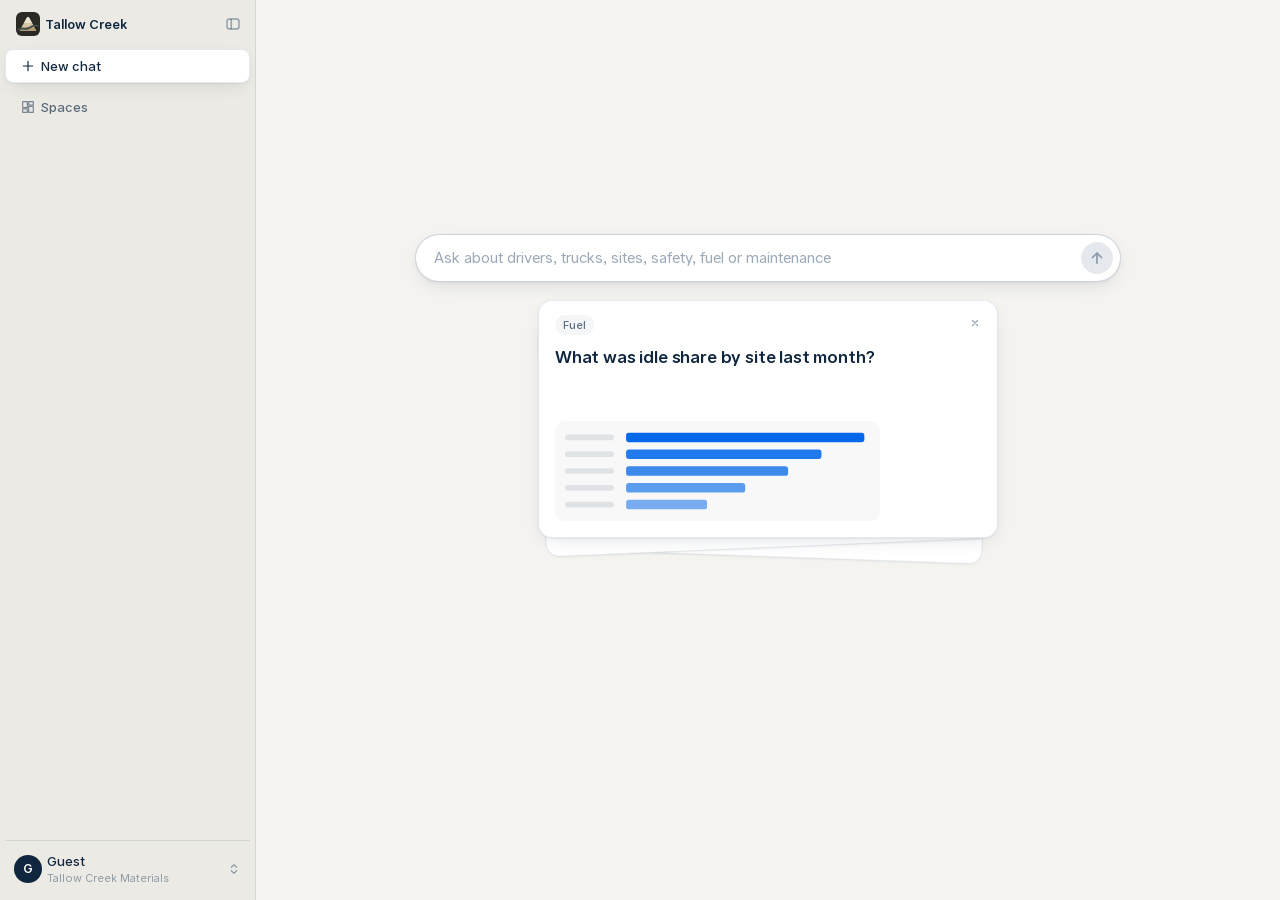
<file: samsara-agent/index.html>
<!doctype html>
<meta charset="utf-8">
<title>Moved</title>
<meta http-equiv="refresh" content="0; url=/gen-ui-dataviz-harness/">
<script>location.replace("/gen-ui-dataviz-harness/" + location.search + location.hash)</script>
<p>This page moved to <a href="/gen-ui-dataviz-harness/">/gen-ui-dataviz-harness/</a>.</p>
</file>
<file: gen-ui-dataviz-harness/assets/index-M_BLfwXW.css>
@font-face{font-family:Allo;font-style:normal;font-display:swap;font-weight:100 900;src:url(/gen-ui-dataviz-harness/assets/AlloVariableFriendly-DCCmRijQ.woff2)format("woff2-variations")}:root{--lightningcss-light:initial;--lightningcss-dark: ;color-scheme:light;--kit-colors-text-primary:#0f263e;--kit-colors-text-secondary:#0b2642a6;--kit-colors-text-tertiary:#04264966;--kit-colors-text-danger:#df2036;--kit-colors-text-success:#0a8532;--kit-colors-text-link:#0369ea;--kit-colors-text-inverse-primary:#fff;--kit-colors-text-inverse-secondary:#ffffffa6;--kit-colors-surface-app:#e6ecf4;--kit-colors-surface-primary:#fff;--kit-colors-surface-secondary:#f2f7fd;--kit-colors-surface-tertiary:#e6ecf4;--kit-colors-surface-inverse:#0f263e;--kit-colors-neutral-10-solid:#f5f6f8;--kit-colors-neutral-20-solid:#e5e9ed;--kit-colors-neutral-40-solid:#ccd3db;--kit-colors-neutral-60-solid:#9aa8b6;--kit-colors-neutral-80-solid:#607184;--kit-colors-border-basic:#00264d1a;--kit-colors-border-interactive:#00264d33;--kit-colors-border-heavy:#0f263e;--kit-interaction-hover:#00264d0a;--kit-interaction-active:#00264d1a;--kit-colors-blue:#0369ea;--kit-colors-blue-high-contrast-1:#0051b8;--kit-colors-blue-high-contrast-2:#003a85;--kit-colors-blue-10:#0369ea0d;--kit-colors-blue-20:#0369ea1a;--kit-colors-blue-40:#0369ea38;--kit-colors-blue-60-solid:#9ac3f6;--kit-colors-green:#0dab41;--kit-colors-green-high-contrast-1:#0a8532;--kit-colors-green-high-contrast-2:#075f24;--kit-colors-red:#df2036;--kit-colors-red-high-contrast-1:#b81427;--kit-colors-red-high-contrast-2:#910818;--kit-colors-orange:#ef6706;--kit-colors-orange-high-contrast-2:#8f3b00;--kit-colors-yellow:#e5b400;--kit-colors-yellow-high-contrast-2:#806400;--kit-colors-purple:#8935ff;--kit-colors-purple-high-contrast-2:#5b23a9;--kit-colors-magenta:#b81b9f;--kit-colors-magenta-high-contrast-2:#70005d;--kit-colors-badge-blue:#0369ea38;--kit-colors-badge-green:#0dab4138;--kit-colors-badge-red:#df203633;--kit-colors-badge-orange:#ef670633;--kit-colors-badge-yellow:#e5b40040;--kit-colors-badge-purple:#8835fd40;--kit-colors-badge-magenta:#b81b9f40;--kit-colors-badge-neutral:#00264d1a;--kit-colors-teal:#4dcba1;--kit-colors-cyan:#71dcf4;--kit-colors-forest:#1c7836;--kit-colors-tomato:#ff5a47;--kit-colors-cheese:#f3b821;--kit-colors-mango:#ff8024;--kit-colors-lavender:#a75cf2;--kit-colors-royal:#5129f0;--kit-colors-steel:#72838c;--kit-colors-wine:#8e344a;--kit-colors-earth:#936841;--kit-colors-candy:#f773b2;--kit-colors-chameleon:#57c315;--kit-colors-severity-low:#0dab41;--kit-colors-severity-medium:#e5b400;--kit-colors-severity-high:#ff5a47;--kit-colors-severity-highest:#b81427;--kit-colors-severity-severe:#b81b9f;--kit-dataviz-monochrome-step0:#003a85;--kit-dataviz-monochrome-step2:#0369ea;--kit-dataviz-monochrome-step4:#0369ea66;--kit-dataviz-track:#00264d14;--kit-dataviz-positive:#1c7836;--kit-dataviz-negative:#ff5a47;--kit-dataviz-reference-line:#3eadc5;--kit-dataviz-threshold:#c54c3e;--kit-chat-user-message-fill:#0369ea;--kit-chat-user-message-chip-fill:#0051b8;--kit-chat-voice-1:#907df5;--kit-chat-voice-2:#a3b6ff;--kit-chat-voice-3:#296ad5;--kit-chat-voice-4:#d4b0f9;--kit-category-operations:#00869a;--kit-category-safety:#0050be;--kit-category-compliance:#d4403a;--kit-category-maintenance:#00682a;--kit-category-coaching:#bc4c80;--kit-spaces-point-outline:var(--kit-colors-blue);--kit-spaces-point-wash:var(--kit-colors-blue-10);--brand-loud:#feae0f;--brand-ink:#1c1917;--brand-stone:#e0ddd5;--brand-night:#002840;--kit-space-xs:3px;--kit-space-sm:5px;--kit-space-smd:8px;--kit-space-md:9px;--kit-space-lg:14px;--kit-space-xl:18px;--kit-space-xxl:24px;--kit-radius-100:5px;--kit-radius-200:6px;--kit-radius-300:8px;--kit-radius-400:11px;--kit-radius-500:15px;--kit-radius-600:20px;--kit-radius-round:1000px;--kit-shadow-dialog:0px 4px 20px 0px #00000026;--kit-shadow-menu:6px 4px 8px 0px #0000000a;--kit-shadow-focus:0px 0px 0px 2px #0369ea;--kit-size-xxs:18px;--kit-size-xs:24px;--kit-size-sm:28px;--kit-size-md:32px;--kit-size-lg:36px;--kit-size-tab:42px;--kit-size-sidebar:250px;--kit-size-assistant-panel:400px;--kit-opacity-disabled:.5;--app-surface-page:#f4f3f0;--app-surface-sidebar:#eceae5;--font-sans:"Allo", system-ui, -apple-system, "Segoe UI", sans-serif;--font-mono:Consolas, Menlo, Monaco, "DejaVu Sans Mono", monospace;--kit-typography-xxxxl-bold-size:45px;--kit-typography-xxxxl-bold-line:56px;--kit-typography-xxxxl-bold-weight:700;--kit-typography-xxxl-bold-size:34px;--kit-typography-xxxl-bold-line:40px;--kit-typography-xxxl-bold-weight:700;--kit-typography-xxl-bold-size:26px;--kit-typography-xxl-bold-line:36px;--kit-typography-xxl-bold-weight:700;--kit-typography-xl-medium-size:19px;--kit-typography-xl-medium-line:28px;--kit-typography-xl-medium-weight:500;--kit-typography-lg-size:14px;--kit-typography-lg-line:20px;--kit-typography-lg-weight:400;--kit-typography-lg-bold-size:16px;--kit-typography-lg-bold-line:24px;--kit-typography-lg-bold-weight:700;--kit-typography-md-size:12px;--kit-typography-md-line:18px;--kit-typography-md-weight:400;--kit-typography-md-medium-size:12px;--kit-typography-md-medium-line:18px;--kit-typography-md-medium-weight:500;--kit-typography-md-bold-size:12px;--kit-typography-md-bold-line:18px;--kit-typography-md-bold-weight:700;--kit-typography-sm-size:12px;--kit-typography-sm-line:16px;--kit-typography-sm-weight:400;--kit-typography-xs-size:12px;--kit-typography-xs-line:16px;--kit-typography-xs-weight:400;--kit-typography-xs-bold-size:12px;--kit-typography-xs-bold-line:16px;--kit-typography-xs-bold-weight:700;--kit-typography-mono-size:12px;--kit-typography-mono-line:18px;--kit-typography-mono-weight:400}:root[data-theme=dark]{--lightningcss-light: ;--lightningcss-dark:initial;color-scheme:dark;--kit-colors-text-primary:#e6ecf4;--kit-colors-text-secondary:#dce6f2a8;--kit-colors-text-tertiary:#dce6f266;--kit-colors-text-danger:#ff6b5e;--kit-colors-text-success:#3dcb6e;--kit-colors-text-link:#6aa8f5;--kit-colors-text-inverse-primary:#0f263e;--kit-colors-text-inverse-secondary:#0f263ea6;--kit-colors-surface-app:#08131f;--kit-colors-surface-primary:#0f1e30;--kit-colors-surface-secondary:#13263b;--kit-colors-surface-tertiary:#1a2f47;--kit-colors-surface-inverse:#e6ecf4;--kit-colors-neutral-10-solid:#152639;--kit-colors-neutral-20-solid:#1e3249;--kit-colors-neutral-40-solid:#33475e;--kit-colors-neutral-60-solid:#62758b;--kit-colors-neutral-80-solid:#9fb0c4;--kit-colors-border-basic:#ffffff1a;--kit-colors-border-interactive:#fff3;--kit-colors-border-heavy:#e6ecf4;--kit-interaction-hover:#ffffff0d;--kit-interaction-active:#ffffff1a;--kit-colors-blue:#1f6fe5;--kit-colors-blue-high-contrast-1:#4c93f3;--kit-colors-blue-high-contrast-2:#7db2f7;--kit-colors-blue-10:#1f6fe51a;--kit-colors-blue-20:#1f6fe52e;--kit-colors-blue-40:#1f6fe547;--kit-colors-blue-60-solid:#2c5c9a;--kit-colors-green:#2fbf5e;--kit-colors-green-high-contrast-1:#3dcb6e;--kit-colors-green-high-contrast-2:#8be3a7;--kit-colors-red:#e8384c;--kit-colors-red-high-contrast-1:#ff6b5e;--kit-colors-red-high-contrast-2:#ff9a90;--kit-colors-orange:#f27a24;--kit-colors-orange-high-contrast-2:#ffb27a;--kit-colors-yellow:#f0c53a;--kit-colors-yellow-high-contrast-2:#f5d777;--kit-colors-purple:#a066ff;--kit-colors-purple-high-contrast-2:#cdb0ff;--kit-colors-magenta:#d04bb8;--kit-colors-magenta-high-contrast-2:#f0a6e3;--kit-colors-badge-blue:#1f6fe547;--kit-colors-badge-green:#2fbf5e40;--kit-colors-badge-red:#e8384c40;--kit-colors-badge-orange:#f27a2440;--kit-colors-badge-yellow:#f0c53a40;--kit-colors-badge-purple:#a066ff40;--kit-colors-badge-magenta:#d04bb840;--kit-colors-badge-neutral:#ffffff1f;--kit-colors-severity-low:#2fbf5e;--kit-colors-severity-medium:#f0c53a;--kit-colors-severity-high:#ff6b5e;--kit-colors-severity-highest:#ff8a80;--kit-colors-severity-severe:#d04bb8;--kit-dataviz-monochrome-step0:#7db2f7;--kit-dataviz-monochrome-step2:#4c93f3;--kit-dataviz-monochrome-step4:#4c93f366;--kit-dataviz-track:#ffffff14;--kit-dataviz-positive:#3dcb6e;--kit-dataviz-negative:#ff6b5e;--kit-dataviz-reference-line:#71dcf4;--kit-dataviz-threshold:#ff8a80;--kit-chat-user-message-fill:#1f6fe5;--kit-chat-user-message-chip-fill:#1858bc;--kit-category-operations:#2bb3c7;--kit-category-safety:#4c93f3;--kit-category-compliance:#ff6b5e;--kit-category-maintenance:#2fbf5e;--kit-category-coaching:#e07baa;--kit-shadow-dialog:0px 4px 20px 0px #00000080;--kit-shadow-menu:6px 4px 8px 0px #0000004d;--app-surface-page:#0b1520;--app-surface-sidebar:#0f1b28}@media (prefers-color-scheme:dark){:root:not([data-theme=light]){--lightningcss-light: ;--lightningcss-dark:initial;color-scheme:dark;--kit-colors-text-primary:#e6ecf4;--kit-colors-text-secondary:#dce6f2a8;--kit-colors-text-tertiary:#dce6f266;--kit-colors-text-danger:#ff6b5e;--kit-colors-text-success:#3dcb6e;--kit-colors-text-link:#6aa8f5;--kit-colors-text-inverse-primary:#0f263e;--kit-colors-text-inverse-secondary:#0f263ea6;--kit-colors-surface-app:#08131f;--kit-colors-surface-primary:#0f1e30;--kit-colors-surface-secondary:#13263b;--kit-colors-surface-tertiary:#1a2f47;--kit-colors-surface-inverse:#e6ecf4;--kit-colors-neutral-10-solid:#152639;--kit-colors-neutral-20-solid:#1e3249;--kit-colors-neutral-40-solid:#33475e;--kit-colors-neutral-60-solid:#62758b;--kit-colors-neutral-80-solid:#9fb0c4;--kit-colors-border-basic:#ffffff1a;--kit-colors-border-interactive:#fff3;--kit-colors-border-heavy:#e6ecf4;--kit-interaction-hover:#ffffff0d;--kit-interaction-active:#ffffff1a;--kit-colors-blue:#1f6fe5;--kit-colors-blue-high-contrast-1:#4c93f3;--kit-colors-blue-high-contrast-2:#7db2f7;--kit-colors-blue-10:#1f6fe51a;--kit-colors-blue-20:#1f6fe52e;--kit-colors-blue-40:#1f6fe547;--kit-colors-blue-60-solid:#2c5c9a;--kit-colors-green:#2fbf5e;--kit-colors-green-high-contrast-1:#3dcb6e;--kit-colors-green-high-contrast-2:#8be3a7;--kit-colors-red:#e8384c;--kit-colors-red-high-contrast-1:#ff6b5e;--kit-colors-red-high-contrast-2:#ff9a90;--kit-colors-orange:#f27a24;--kit-colors-orange-high-contrast-2:#ffb27a;--kit-colors-yellow:#f0c53a;--kit-colors-yellow-high-contrast-2:#f5d777;--kit-colors-purple:#a066ff;--kit-colors-purple-high-contrast-2:#cdb0ff;--kit-colors-magenta:#d04bb8;--kit-colors-magenta-high-contrast-2:#f0a6e3;--kit-colors-badge-blue:#1f6fe547;--kit-colors-badge-green:#2fbf5e40;--kit-colors-badge-red:#e8384c40;--kit-colors-badge-orange:#f27a2440;--kit-colors-badge-yellow:#f0c53a40;--kit-colors-badge-purple:#a066ff40;--kit-colors-badge-magenta:#d04bb840;--kit-colors-badge-neutral:#ffffff1f;--kit-colors-severity-low:#2fbf5e;--kit-colors-severity-medium:#f0c53a;--kit-colors-severity-high:#ff6b5e;--kit-colors-severity-highest:#ff8a80;--kit-colors-severity-severe:#d04bb8;--kit-dataviz-monochrome-step0:#7db2f7;--kit-dataviz-monochrome-step2:#4c93f3;--kit-dataviz-monochrome-step4:#4c93f366;--kit-dataviz-track:#ffffff14;--kit-dataviz-positive:#3dcb6e;--kit-dataviz-negative:#ff6b5e;--kit-dataviz-reference-line:#71dcf4;--kit-dataviz-threshold:#ff8a80;--kit-chat-user-message-fill:#1f6fe5;--kit-chat-user-message-chip-fill:#1858bc;--kit-category-operations:#2bb3c7;--kit-category-safety:#4c93f3;--kit-category-compliance:#ff6b5e;--kit-category-maintenance:#2fbf5e;--kit-category-coaching:#e07baa;--kit-shadow-dialog:0px 4px 20px 0px #00000080;--kit-shadow-menu:6px 4px 8px 0px #0000004d;--app-surface-page:#0b1520;--app-surface-sidebar:#0f1b28}}.kit-typography-xxxxl-bold{font-family:var(--font-sans);font-size:var(--kit-typography-xxxxl-bold-size);line-height:var(--kit-typography-xxxxl-bold-line);font-weight:var(--kit-typography-xxxxl-bold-weight)}.kit-typography-xxxl-bold{font-family:var(--font-sans);font-size:var(--kit-typography-xxxl-bold-size);line-height:var(--kit-typography-xxxl-bold-line);font-weight:var(--kit-typography-xxxl-bold-weight)}.kit-typography-xxl-bold{font-family:var(--font-sans);font-size:var(--kit-typography-xxl-bold-size);line-height:var(--kit-typography-xxl-bold-line);font-weight:var(--kit-typography-xxl-bold-weight)}.kit-typography-xl-medium{font-family:var(--font-sans);font-size:var(--kit-typography-xl-medium-size);line-height:var(--kit-typography-xl-medium-line);font-weight:var(--kit-typography-xl-medium-weight)}.kit-typography-lg{font-family:var(--font-sans);font-size:var(--kit-typography-lg-size);line-height:var(--kit-typography-lg-line);font-weight:var(--kit-typography-lg-weight)}.kit-typography-lg-bold{font-family:var(--font-sans);font-size:var(--kit-typography-lg-bold-size);line-height:var(--kit-typography-lg-bold-line);font-weight:var(--kit-typography-lg-bold-weight)}.kit-typography-md{font-family:var(--font-sans);font-size:var(--kit-typography-md-size);line-height:var(--kit-typography-md-line);font-weight:var(--kit-typography-md-weight)}.kit-typography-md-medium{font-family:var(--font-sans);font-size:var(--kit-typography-md-medium-size);line-height:var(--kit-typography-md-medium-line);font-weight:var(--kit-typography-md-medium-weight)}.kit-typography-md-bold{font-family:var(--font-sans);font-size:var(--kit-typography-md-bold-size);line-height:var(--kit-typography-md-bold-line);font-weight:var(--kit-typography-md-bold-weight)}.kit-typography-sm{font-family:var(--font-sans);font-size:var(--kit-typography-sm-size);line-height:var(--kit-typography-sm-line);font-weight:var(--kit-typography-sm-weight)}.kit-typography-xs{font-family:var(--font-sans);font-size:var(--kit-typography-xs-size);line-height:var(--kit-typography-xs-line);font-weight:var(--kit-typography-xs-weight)}.kit-typography-xs-bold{font-family:var(--font-sans);font-size:var(--kit-typography-xs-bold-size);line-height:var(--kit-typography-xs-bold-line);font-weight:var(--kit-typography-xs-bold-weight);letter-spacing:.5px}.kit-typography-mono{font-family:var(--font-mono);font-size:var(--kit-typography-mono-size);line-height:var(--kit-typography-mono-line);font-weight:var(--kit-typography-mono-weight)}body{font-family:var(--font-sans);color:var(--kit-colors-text-primary);background:var(--kit-colors-surface-primary);-webkit-font-smoothing:antialiased;margin:0;font-size:14px;line-height:24px}.sk-row{gap:var(--kit-space-sm);flex-wrap:wrap;align-items:center;display:flex}.sk-stack{gap:var(--kit-space-md);flex-direction:column;display:flex}.sk-icon{flex-shrink:0;display:block}:focus-visible{outline:2px solid var(--kit-colors-blue);outline-offset:2px}.sk-btn{justify-content:center;align-items:center;gap:var(--kit-space-sm);height:var(--kit-size-md);padding:0 var(--kit-space-md);border-radius:var(--kit-radius-300);font:500 14px/24px var(--font-sans);cursor:pointer;white-space:nowrap;border:1px solid #0000;transition:background-color .12s,border-color .12s,color .12s;display:inline-flex}.sk-btn--sm{height:var(--kit-size-sm);padding:0 var(--kit-space-smd);font-size:13px}.sk-btn--iconOnly{width:var(--kit-size-md);padding:0}.sk-btn--sm.sk-btn--iconOnly{width:var(--kit-size-sm)}.sk-btn--primary{background:var(--kit-colors-blue);color:#fff}.sk-btn--primary:hover{background:var(--kit-colors-blue-high-contrast-1)}.sk-btn--primary:active{background:var(--kit-colors-blue-high-contrast-2)}.sk-btn--secondary{background:var(--kit-colors-surface-primary);border-color:var(--kit-colors-border-interactive);color:var(--kit-colors-text-primary)}.sk-btn--secondary:hover,.sk-btn--tertiary:hover,.sk-btn--toggleOn:hover{background-image:linear-gradient(var(--kit-interaction-hover), var(--kit-interaction-hover))}.sk-btn--secondary:active,.sk-btn--tertiary:active{background-image:linear-gradient(var(--kit-interaction-active), var(--kit-interaction-active))}.sk-btn--tertiary{color:var(--kit-colors-text-primary);background:0 0}.sk-btn--submit{background:var(--kit-colors-blue-10);color:var(--kit-colors-text-link)}.sk-btn--submit:hover{background:var(--kit-colors-blue-20)}.sk-btn--danger{background:var(--kit-colors-red);color:#fff}.sk-btn--danger:hover{background:var(--kit-colors-red-high-contrast-1)}.sk-btn--toggleOn{background:var(--kit-colors-blue-10);border-color:var(--kit-colors-blue);color:var(--kit-colors-text-link)}.sk-btn:disabled{opacity:var(--kit-opacity-disabled);cursor:not-allowed}.sk-badge{align-items:center;gap:var(--kit-space-xs);border-radius:var(--kit-radius-round);font:700 12px/16px var(--font-sans);letter-spacing:.5px;white-space:nowrap;display:inline-flex}.sk-badge--xs{min-height:16px;padding:0 var(--kit-space-xs);font-size:11px}.sk-badge--sm{min-height:20px;padding:2px 6px}.sk-badge--md{min-height:24px;padding:var(--kit-space-xs) var(--kit-space-sm)}.sk-badge--lg{min-height:28px;padding:var(--kit-space-xs) var(--kit-space-md);font-size:13px;line-height:20px}.sk-badge--secondary.sk-badge--neutral{background:var(--kit-colors-badge-neutral);color:var(--kit-colors-text-primary)}.sk-badge--secondary.sk-badge--blue{background:var(--kit-colors-badge-blue);color:var(--kit-colors-blue-high-contrast-2)}.sk-badge--secondary.sk-badge--green{background:var(--kit-colors-badge-green);color:var(--kit-colors-green-high-contrast-2)}.sk-badge--secondary.sk-badge--red{background:var(--kit-colors-badge-red);color:var(--kit-colors-red-high-contrast-2)}.sk-badge--secondary.sk-badge--orange{background:var(--kit-colors-badge-orange);color:var(--kit-colors-orange-high-contrast-2)}.sk-badge--secondary.sk-badge--yellow{background:var(--kit-colors-badge-yellow);color:var(--kit-colors-yellow-high-contrast-2)}.sk-badge--secondary.sk-badge--purple{background:var(--kit-colors-badge-purple);color:var(--kit-colors-purple-high-contrast-2)}.sk-badge--secondary.sk-badge--magenta{background:var(--kit-colors-badge-magenta);color:var(--kit-colors-magenta-high-contrast-2)}.sk-badge--primary.sk-badge--neutral{background:var(--kit-colors-surface-inverse);color:var(--kit-colors-text-inverse-primary)}.sk-badge--primary.sk-badge--blue{background:var(--kit-colors-blue);color:#fff}.sk-badge--primary.sk-badge--red{background:var(--kit-colors-red);color:#fff}.sk-badge--primary.sk-badge--green{background:var(--kit-colors-green-high-contrast-1);color:#fff}.sk-tabs{gap:var(--kit-space-lg);display:flex}.sk-tabs--primary{border-bottom:1px solid var(--kit-colors-border-basic)}.sk-tab{appearance:none;padding:var(--kit-space-sm) 0;font:500 14px/24px var(--font-sans);color:var(--kit-colors-text-secondary);cursor:pointer;align-items:center;gap:var(--kit-space-xs);background:0 0;border:0;border-bottom:2px solid #0000;margin-bottom:-1px;display:inline-flex}.sk-tab:hover{color:var(--kit-colors-text-primary)}.sk-tabs--primary .sk-tab.is-active,.sk-tabs--primary .sk-tab[data-selected]{color:var(--kit-colors-text-primary);border-bottom-color:var(--kit-colors-text-primary)}.sk-tabs--pill{gap:var(--kit-space-xs)}.sk-tabs--pill .sk-tab{padding:var(--kit-space-xs) var(--kit-space-smd);border-radius:var(--kit-radius-round);border:0;margin:0;font-size:13px;line-height:20px}.sk-tabs--pill .sk-tab:hover{background:var(--kit-interaction-hover)}.sk-tabs--pill .sk-tab.is-active,.sk-tabs--pill .sk-tab[data-selected]{background:var(--kit-colors-neutral-20-solid);color:var(--kit-colors-text-primary)}.sk-tab-count{color:var(--kit-colors-text-secondary);font-size:12px}.sk-tab:focus-visible,.sk-radio-segment:focus-visible,.sk-menu-item[data-highlighted]:focus-visible{outline:2px solid var(--kit-colors-border-interactive);outline-offset:-2px}.sk-menu{min-width:160px;max-height:min(320px, var(--available-height,320px));padding:var(--kit-space-xs);border:1px solid var(--kit-colors-border-basic);border-radius:var(--kit-radius-300);background:var(--kit-colors-surface-primary);color:var(--kit-colors-text-primary);box-shadow:var(--kit-shadow-menu);margin:0;overflow-y:auto}.sk-menu-item{width:100%;padding:6px var(--kit-space-sm);border-radius:var(--kit-radius-200);font:400 13px/20px var(--font-sans);color:var(--kit-colors-text-primary);text-align:left;white-space:nowrap;cursor:pointer;background:0 0;border:0;outline:none;align-items:center;gap:6px;display:flex}.sk-menu-item[data-highlighted]{background:var(--kit-interaction-hover)}.sk-menu-item[data-disabled]{color:var(--kit-colors-text-tertiary);cursor:default}.sk-menu-item[data-checked]{font-weight:500}.sk-menu-check{visibility:hidden;flex:none;width:14px;display:inline-flex}.sk-menu-item[data-checked] .sk-menu-check{visibility:visible}.sk-radio-group{border-radius:var(--kit-radius-300);background:var(--kit-colors-surface-secondary);padding:2px;display:flex}.sk-radio-segment{appearance:none;padding:4px var(--kit-space-sm);border-radius:var(--kit-radius-200);font:500 12px/16px var(--font-sans);text-align:center;color:var(--kit-colors-text-secondary);cursor:pointer;background:0 0;border:0;flex:1}.sk-radio-segment[data-checked]{background:var(--kit-colors-surface-primary);color:var(--kit-colors-text-primary)}.sk-hint{max-width:240px;padding:4px var(--kit-space-sm);border-radius:var(--kit-radius-200);background:var(--kit-colors-surface-inverse);color:var(--kit-colors-text-inverse-primary);font:500 12px/16px var(--font-sans);pointer-events:none;border:0;align-items:center;gap:6px;margin:0;display:inline-flex}:is(.sk-hint,.sk-menu,.sk-dialog,.sk-toast,.sk-disclosure-panel)[hidden]{display:none}.sk-hint-keys{color:var(--kit-colors-text-inverse-secondary);letter-spacing:.02em;font-weight:400}.sk-disclosure-trigger{font:inherit;color:inherit;text-align:left;cursor:pointer;background:0 0;border:0;align-items:center;gap:6px;padding:0;display:inline-flex}.sk-disclosure-trigger:focus-visible{outline:2px solid var(--kit-colors-border-interactive);outline-offset:2px;border-radius:var(--kit-radius-200)}.sk-disclosure-chevron{flex:none;transition:transform .12s ease-out;display:inline-flex}.sk-disclosure-trigger[data-open] .sk-disclosure-chevron{transform:rotate(90deg)}.sk-disclosure-panel{height:var(--collapsible-panel-height);transition:height .16s ease-out;overflow:hidden}.sk-disclosure-panel:is([data-starting-style],[data-ending-style]){height:0}@media (prefers-reduced-motion:reduce){.sk-disclosure-chevron,.sk-disclosure-panel{transition:none}}.sk-dialog-backdrop{background:#0000003d;position:fixed;inset:0}.sk-dialog{width:min(400px,100vw - 32px);height:fit-content;padding:var(--kit-space-lg);border:1px solid var(--kit-colors-border-basic);border-radius:var(--kit-radius-400);background:var(--kit-colors-surface-primary);color:var(--kit-colors-text-primary);box-shadow:var(--kit-shadow-dialog);font-family:var(--font-sans);margin:auto;position:fixed;inset:0}.sk-dialog-title{font:600 16px/24px var(--font-sans);margin:0}.sk-dialog-description{margin:var(--kit-space-xs) 0 0;font:400 14px/20px var(--font-sans);color:var(--kit-colors-text-secondary)}.sk-dialog-actions{justify-content:flex-end;gap:var(--kit-space-sm);margin-top:var(--kit-space-lg);display:flex}.sk-toasts{gap:var(--kit-space-sm);margin:0;background:0 0;border:0;flex-direction:column;width:max-content;max-width:calc(100vw - 32px);margin-inline:auto;padding:0;display:flex;inset:56px 0 auto}.sk-toast{align-items:center;gap:var(--kit-space-sm);min-width:220px;padding:var(--kit-space-sm) var(--kit-space-sm) var(--kit-space-sm) var(--kit-space-smd);border-radius:var(--kit-radius-300);background:var(--kit-colors-surface-inverse);color:var(--kit-colors-text-inverse-primary);box-shadow:var(--kit-shadow-menu);font-family:var(--font-sans);display:flex}.sk-toast-icon{color:var(--kit-colors-green);flex:none;display:inline-flex}.sk-toast[data-type=error] .sk-toast-icon{color:var(--kit-colors-red)}.sk-toast-text{flex:1;min-width:0}.sk-toast-title{font:500 13px/20px var(--font-sans)}.sk-toast-description{font:400 12px/16px var(--font-sans);color:var(--kit-colors-text-inverse-secondary)}.sk-toast-description:empty{display:none}.sk-toast-action{padding:2px var(--kit-space-sm);border-radius:var(--kit-radius-200);font:500 13px/20px var(--font-sans);color:var(--kit-colors-text-inverse-primary);cursor:pointer;background:0 0;border:0;flex:none;text-decoration:underline}.sk-toast-action:empty{display:none}.sk-toast-close{border-radius:var(--kit-radius-200);color:var(--kit-colors-text-inverse-secondary);cursor:pointer;background:0 0;border:0;flex:none;padding:4px;display:inline-flex}.sk-toast-close:hover{color:var(--kit-colors-text-inverse-primary)}.sk-points{position:relative}.sk-point{outline:none}.sk-point:focus-visible{outline:2px solid var(--kit-colors-border-interactive);outline-offset:1px}.sk-readout{--rx:-50%;--ry:calc(-100% - 8px);z-index:2;transform:translate(var(--rx), var(--ry));padding:4px var(--kit-space-sm);border-radius:var(--kit-radius-200);background:var(--kit-colors-surface-inverse);color:var(--kit-colors-text-inverse-primary);font:500 12px/16px var(--font-sans);font-variant-numeric:tabular-nums;white-space:nowrap;pointer-events:none;box-shadow:var(--kit-shadow-menu);position:absolute}.sk-readout--start{--rx:0}.sk-readout--end{--rx:-100%}.sk-readout--below{--ry:12px}.sk-readout-sub{color:var(--kit-colors-text-inverse-secondary);font-weight:400;display:block}.sk-field{gap:var(--kit-space-xs);flex-direction:column;max-width:360px;display:flex}.sk-field-label{font:500 13px/20px var(--font-sans)}.sk-input{align-items:center;gap:var(--kit-space-sm);height:var(--kit-size-md);padding:0 var(--kit-space-smd);border:1px solid var(--kit-colors-border-interactive);border-radius:var(--kit-radius-300);background:var(--kit-colors-surface-primary);display:flex}.sk-input:focus-within{outline:2px solid var(--kit-colors-blue);outline-offset:-1px}.sk-input input{min-width:0;font:400 14px/24px var(--font-sans);color:var(--kit-colors-text-primary);background:0 0;border:0;outline:0;flex:1}.sk-input input::placeholder{color:var(--kit-colors-text-secondary)}.sk-input-icon{color:var(--kit-colors-neutral-80-solid)}.sk-field-helper{color:var(--kit-colors-text-secondary);font-size:13px;line-height:20px}.sk-field.is-error .sk-input{border-color:var(--kit-colors-red)}.sk-field-error{color:var(--kit-colors-text-danger);font-size:13px;line-height:20px}.sk-nav{width:var(--kit-size-sidebar);background:var(--kit-colors-surface-app);padding:var(--kit-space-sm) 0;box-sizing:border-box}.sk-nav-header{height:36px;margin:var(--kit-space-sm) var(--kit-space-md) var(--kit-space-md);align-items:center;display:flex}.sk-nav-org{align-items:center;gap:var(--kit-space-sm);font:500 14px/20px var(--font-sans);display:flex}.sk-nav-orgmark{border-radius:var(--kit-radius-300);background:var(--kit-colors-surface-inverse);width:28px;height:28px;color:var(--kit-colors-text-inverse-primary);place-items:center;font-size:13px;font-weight:700;display:grid}.sk-nav-search{align-items:center;gap:var(--kit-space-smd);height:36px;margin:0 var(--kit-space-md) var(--kit-space-sm);padding:0 var(--kit-space-smd);border-radius:var(--kit-radius-400);background:var(--kit-colors-surface-primary);color:var(--kit-colors-text-secondary);font-size:14px;display:flex}.sk-nav-search kbd{font:12px/16px var(--font-mono);border:1px solid var(--kit-colors-border-basic);border-radius:var(--kit-radius-100);margin-left:auto;padding:0 5px}.sk-nav-list{margin:0;padding:0;list-style:none}.sk-nav-item{align-items:center;gap:var(--kit-space-smd);min-height:38px;margin:2px var(--kit-space-md);padding:0 var(--kit-space-sm);border-radius:var(--kit-radius-400);color:var(--kit-colors-text-primary);font-size:14px;text-decoration:none;display:flex}.sk-nav-item:hover{background:var(--kit-interaction-hover)}.sk-nav-item.is-active{background:var(--kit-interaction-active);font-weight:500}.sk-nav-item.is-admin{color:var(--kit-colors-purple)}.sk-nav-icon{color:var(--kit-colors-neutral-80-solid);display:flex}.sk-nav-item.is-active .sk-nav-icon{color:var(--kit-colors-text-primary)}.sk-nav-label{flex:1}.sk-nav-dot{background:var(--kit-colors-blue);border-radius:50%;width:8px;height:8px}.sk-banner{align-items:flex-start;gap:var(--kit-space-smd);padding:var(--kit-space-smd) var(--kit-space-md);border-radius:var(--kit-radius-300);border:1px solid;font-size:14px;line-height:20px;display:flex}.sk-banner-icon{margin-top:1px}.sk-banner-body{flex:1}.sk-banner-title{font-weight:700}.sk-banner .sk-btn{height:24px;margin:-2px 0}.sk-banner--info{background:var(--kit-colors-blue-10);border-color:var(--kit-colors-blue-40)}.sk-banner--info .sk-banner-icon{color:var(--kit-colors-text-link)}.sk-banner--success{background:var(--kit-colors-badge-green);border-color:#0000}.sk-banner--success .sk-banner-icon{color:var(--kit-colors-text-success)}.sk-banner--warning{background:var(--kit-colors-badge-orange);border-color:#0000}.sk-banner--warning .sk-banner-icon{color:var(--kit-colors-orange-high-contrast-2)}.sk-banner--error{background:var(--kit-colors-badge-red);border-color:#0000}.sk-banner--error .sk-banner-icon{color:var(--kit-colors-text-danger)}.sk-cat{color:#fff;border-radius:50%;flex-shrink:0;place-items:center;width:24px;height:24px;display:inline-grid}.sk-agentcard--recommended .sk-cat{width:40px;height:40px}.sk-cat--operations{background:var(--kit-category-operations)}.sk-cat--safety{background:var(--kit-category-safety)}.sk-cat--compliance{background:var(--kit-category-compliance)}.sk-cat--maintenance{background:var(--kit-category-maintenance)}.sk-cat--coaching{background:var(--kit-category-coaching)}.sk-agentcard{appearance:none;text-align:left;font:inherit;color:inherit;gap:var(--kit-space-sm);padding:var(--kit-space-lg);border:1px solid var(--kit-colors-border-interactive);border-radius:var(--kit-radius-500);background:var(--kit-colors-surface-primary);box-sizing:border-box;flex-direction:column;width:100%;display:flex}.sk-agentcard--interactive{cursor:pointer}.sk-agentcard--interactive:hover{background:var(--kit-colors-neutral-10-solid)}.sk-agentcard--recommended{padding:var(--kit-space-xl);border-radius:var(--kit-radius-600);gap:var(--kit-space-md)}.sk-agentcard-top{justify-content:space-between;align-items:flex-start;gap:var(--kit-space-smd);display:flex}.sk-agentcard-kind{align-items:center;gap:var(--kit-space-xs);color:var(--kit-colors-text-secondary);font-size:13px;line-height:20px;display:inline-flex}.sk-agentcard-text{gap:var(--kit-space-xs);flex-direction:column;display:flex}.sk-agentcard-title{font:700 14px/20px var(--font-sans)}.sk-agentcard--recommended .sk-agentcard-title{font-size:16px;line-height:24px}.sk-agentcard-desc{color:var(--kit-colors-text-secondary);-webkit-line-clamp:2;-webkit-box-orient:vertical;font-size:13px;line-height:20px;display:-webkit-box;overflow:hidden}.sk-agentcard--recommended .sk-agentcard-desc{-webkit-line-clamp:4}.sk-agentcard-meta{align-items:center;gap:var(--kit-space-xs);color:var(--kit-colors-text-secondary);font-size:13px;line-height:20px;display:flex}.sk-agentcard-perm{align-items:flex-start;gap:var(--kit-space-sm);padding:var(--kit-space-sm) var(--kit-space-smd);border-radius:var(--kit-radius-300);background:var(--kit-colors-surface-secondary);color:var(--kit-colors-text-secondary);font-size:13px;line-height:20px;display:flex}.sk-agentcard-perm .sk-icon{margin-top:3px}.sk-table-wrap{border:1px solid var(--kit-colors-border-basic);border-radius:var(--kit-radius-500);background:var(--kit-colors-surface-primary);overflow:hidden}.sk-table-wrap--bare{border:0;border-radius:0}.sk-table-tools{padding:var(--kit-space-smd);border-bottom:1px solid var(--kit-colors-border-basic)}.sk-table{border-collapse:collapse;width:100%;font-size:14px;line-height:20px}.sk-table th{font:500 13px/20px var(--font-sans);color:var(--kit-colors-text-secondary);padding:var(--kit-space-sm) var(--kit-space-md);border-bottom:1px solid var(--kit-colors-border-basic);white-space:nowrap}.sk-table td{padding:var(--kit-space-smd) var(--kit-space-md);border-bottom:1px solid var(--kit-colors-border-basic);font-variant-numeric:tabular-nums}.sk-table--compact td{padding:6px var(--kit-space-md)}.sk-table tbody tr:last-child td{border-bottom:0}.sk-table tbody tr:hover td{background:var(--kit-interaction-hover)}.sk-table td.is-muted{color:var(--kit-colors-text-secondary)}.sk-table td.is-mono{font:13px/20px var(--font-mono)}.sk-table td.is-nowrap{white-space:nowrap}.sk-table-sort{appearance:none;font:inherit;color:inherit;cursor:pointer;background:0 0;border:0;align-items:center;gap:4px;padding:0;display:inline-flex}.sk-table-sort:hover{color:var(--kit-colors-text-primary)}.sk-table-sort-mark{min-width:9px;font-size:9px}.sk-table-wrap--bare .sk-table th:first-child,.sk-table-wrap--bare .sk-table td:first-child{padding-left:0}.sk-table-wrap--bare .sk-table th:last-child,.sk-table-wrap--bare .sk-table td:last-child{padding-right:0}.sk-agentavatar{background:var(--kit-colors-neutral-20-solid);width:24px;height:24px;color:var(--kit-colors-text-primary);border-radius:50%;flex-shrink:0;place-items:center;display:inline-grid}.sk-agentavatar--secondary{background:var(--kit-colors-neutral-10-solid)}.sk-agentavatar--lg{width:40px;height:40px}.sk-msg-row{gap:var(--kit-space-sm);align-items:flex-start;display:flex}.sk-msg-row--user{justify-content:flex-end}.sk-msg-col{gap:var(--kit-space-sm);flex-direction:column;flex:1;min-width:0;display:flex}.sk-msg-agent{font:500 13px/24px var(--font-sans);color:var(--kit-colors-text-secondary)}.sk-msg{overflow-wrap:break-word;font-size:14px;line-height:24px}.sk-msg--user{background:var(--kit-chat-user-message-fill);color:#fff;padding:var(--kit-space-sm) var(--kit-space-md);border-radius:var(--kit-radius-600);max-width:85%}.sk-msg--assistant{background:var(--kit-colors-surface-primary);border-radius:var(--kit-radius-600);padding-top:0}.sk-msg-thinking{align-items:center;gap:var(--kit-space-sm);color:var(--kit-colors-text-secondary);font-size:13px;line-height:24px;display:inline-flex}.sk-dots{gap:3px;display:inline-flex}.sk-dots i{background:var(--kit-colors-neutral-60-solid);border-radius:50%;width:5px;height:5px;animation:1.2s ease-in-out infinite sk-blink}.sk-dots i:nth-child(2){animation-delay:.15s}.sk-dots i:nth-child(3){animation-delay:.3s}@keyframes sk-blink{0%,80%,to{opacity:.3}40%{opacity:1}}.sk-msg-steps{flex-direction:column;gap:6px;margin:0;padding:0;list-style:none;display:flex}.sk-step{align-items:center;gap:var(--kit-space-sm);color:var(--kit-colors-text-secondary);font-size:13px;line-height:20px;display:flex}.sk-step.is-running{color:var(--kit-colors-text-primary)}.sk-step-mark{background:var(--kit-colors-neutral-20-solid);width:16px;height:16px;color:var(--kit-colors-text-primary);border-radius:50%;flex-shrink:0;place-items:center;display:grid}.sk-step.is-running .sk-step-mark{background:0 0}.sk-spin{border:2px solid var(--kit-colors-neutral-40-solid);border-top-color:var(--kit-colors-blue);box-sizing:border-box;border-radius:50%;width:12px;height:12px;animation:.8s linear infinite sk-rot}@keyframes sk-rot{to{transform:rotate(360deg)}}.sk-msg-stopped{color:var(--kit-colors-text-secondary);font-size:13px}.sk-msg-sources{gap:var(--kit-space-xs);flex-wrap:wrap;display:flex}.sk-source{padding:4px var(--kit-space-sm);border-radius:var(--kit-radius-round);border:1px solid var(--kit-colors-border-basic);color:var(--kit-colors-text-secondary);font-size:12px;line-height:16px}.sk-source--more{border-style:dashed}.sk-pointref{border-radius:var(--kit-radius-100);background:var(--kit-chat-user-message-chip-fill);align-items:center;gap:4px;margin-right:4px;padding:0 6px;font-size:12px;display:inline-flex}.sk-composer{border:1px solid var(--kit-colors-border-interactive);border-radius:var(--kit-radius-500);background:var(--kit-colors-surface-primary);padding:var(--kit-space-sm);gap:var(--kit-space-xs);flex-direction:column;display:flex}.sk-composer:focus-within{outline:2px solid var(--kit-colors-blue);outline-offset:-1px}.sk-composer--dragOver{border-color:var(--kit-colors-blue);box-shadow:0 0 0 2px var(--kit-colors-blue-20)}.sk-composer--disabled{background:var(--kit-colors-surface-secondary);opacity:var(--kit-opacity-disabled);pointer-events:none}.sk-composer-editor{min-height:32px;padding:var(--kit-space-xs) var(--kit-space-xs);outline:0;font-size:14px;line-height:24px}.sk-composer-editor:empty:before{content:attr(data-placeholder);color:var(--kit-colors-text-secondary)}.sk-composer-row{justify-content:space-between;align-items:center;display:flex}.sk-composer-start,.sk-composer-end{align-items:center;gap:var(--kit-space-xs);display:flex}.sk-mode{appearance:none;height:32px;padding:0 var(--kit-space-sm) 0 4px;border-radius:var(--kit-radius-300);font:500 13px/20px var(--font-sans);color:var(--kit-colors-text-primary);cursor:pointer;background:0 0;border:0;align-items:center;gap:6px;display:inline-flex}.sk-mode:hover{background:var(--kit-interaction-hover)}.sk-composer-disclaimer{text-align:center;color:var(--kit-colors-text-secondary);padding-top:2px;font-size:12px;line-height:16px}.sk-prompts{gap:var(--kit-space-sm);flex-wrap:wrap;display:flex}.sk-prompts--stacked{flex-direction:column;align-items:stretch}.sk-prompt{appearance:none;align-items:center;gap:var(--kit-space-sm);text-align:left;padding:6px var(--kit-space-smd);border:1px solid var(--kit-colors-border-interactive);border-radius:var(--kit-radius-round);background:var(--kit-colors-surface-primary);font:400 13px/20px var(--font-sans);color:var(--kit-colors-text-primary);cursor:pointer;display:inline-flex}.sk-prompts--stacked .sk-prompt{border-radius:var(--kit-radius-300);padding:var(--kit-space-sm) var(--kit-space-smd)}.sk-prompt:hover{background:var(--kit-colors-neutral-10-solid)}.sk-prompt .sk-icon{color:var(--kit-colors-text-secondary)}.sk-action{border:1px solid var(--kit-colors-border-interactive);border-radius:var(--kit-radius-500);padding:var(--kit-space-md);background:var(--kit-colors-surface-primary);gap:var(--kit-space-smd);flex-direction:column;display:flex}.sk-action-head{justify-content:space-between;align-items:center;gap:var(--kit-space-sm);display:flex}.sk-action-title{font:700 14px/20px var(--font-sans)}.sk-action-desc{color:var(--kit-colors-text-secondary);margin:0;font-size:13px;line-height:20px}.sk-action-items{border-top:1px solid var(--kit-colors-border-basic);margin:0;padding:0;list-style:none}.sk-action-items li{justify-content:space-between;gap:var(--kit-space-md);padding:var(--kit-space-sm) 0;border-bottom:1px solid var(--kit-colors-border-basic);font-size:13px;line-height:20px;display:flex}.sk-action-item-label{color:var(--kit-colors-text-secondary)}.sk-action-diff{align-items:center;gap:6px;display:inline-flex}.sk-action-diff s{color:var(--kit-colors-text-secondary)}.sk-action-buttons{gap:var(--kit-space-sm);display:flex}.sk-action-result{color:var(--kit-colors-text-secondary);align-items:center;gap:6px;font-size:13px;display:flex}.sk-action.is-approved .sk-action-result{color:var(--kit-colors-text-success)}.sk-kpi{gap:var(--kit-space-xs);flex-direction:column;display:flex}.sk-kpi-label{font:500 13px/20px var(--font-sans);color:var(--kit-colors-text-secondary)}.sk-kpi-value{font:700 34px/40px var(--font-sans);font-variant-numeric:tabular-nums;letter-spacing:-.5px}.sk-kpi-unit{font:500 16px/24px var(--font-sans);color:var(--kit-colors-text-secondary);letter-spacing:0;margin-left:4px}.sk-kpi-delta{font:500 13px/20px var(--font-sans)}.sk-kpi-delta.is-good{color:var(--kit-colors-text-success)}.sk-kpi-delta.is-bad{color:var(--kit-colors-text-danger)}.sk-kpi-period{color:var(--kit-colors-text-secondary);font-weight:400}.sk-progress{flex-direction:column;gap:6px;display:flex}.sk-progress-label{color:var(--kit-colors-text-secondary);justify-content:space-between;font-size:13px;line-height:20px;display:flex}.sk-progress-num{font-variant-numeric:tabular-nums;color:var(--kit-colors-text-primary);font-weight:500}.sk-progress-track{border-radius:var(--kit-radius-round);background:var(--kit-dataviz-track);height:8px;overflow:hidden}.sk-progress--compact .sk-progress-track{height:6px}.sk-progress-fill{border-radius:inherit;background:var(--kit-dataviz-monochrome-step2);height:100%}.sk-progress-fill.is-good{background:var(--kit-colors-green)}.sk-progress-fill.is-warn{background:var(--kit-colors-orange)}.sk-bars{gap:var(--kit-space-sm);flex-direction:column;margin:0;display:flex}.sk-bars-title{font:500 13px/20px var(--font-sans);color:var(--kit-colors-text-secondary)}.sk-bars-list{gap:var(--kit-space-sm);flex-direction:column;display:flex}.sk-bar-row{flex-direction:column;gap:4px;display:flex}.sk-bar-label{color:var(--kit-colors-text-primary);font-size:13px;line-height:16px}.sk-bar-track{border-radius:var(--kit-radius-100);background:var(--kit-dataviz-track);height:16px;position:relative}.sk-bar-fill{border-radius:var(--kit-radius-100);background:var(--kit-dataviz-monochrome-step2);min-width:2px;height:100%;position:relative}.sk-bar-fill.is-negative{background:var(--kit-dataviz-negative)}.sk-bar-fill.is-positive{background:var(--kit-dataviz-positive)}.sk-bar-val{font:500 12px/16px var(--font-sans);font-variant-numeric:tabular-nums;color:var(--kit-colors-text-primary);position:absolute;top:0}.sk-bar-val--in{color:#fff;right:6px}.sk-bars-note{color:var(--kit-colors-text-secondary);font-size:12px;line-height:16px}.sk-spotlight{gap:var(--kit-space-xs);padding:var(--kit-space-md) var(--kit-space-lg);border-radius:var(--kit-radius-500);background:var(--kit-colors-surface-secondary);flex-direction:column;display:flex}.sk-spotlight-eyebrow{font:700 12px/16px var(--font-sans);letter-spacing:.5px;text-transform:uppercase;color:var(--kit-colors-text-link)}.sk-spotlight-title{font:700 16px/24px var(--font-sans)}.sk-spotlight-body{color:var(--kit-colors-text-secondary);font-size:14px;line-height:24px}.sk-spotlight-actions{gap:var(--kit-space-sm);margin-top:var(--kit-space-sm);display:flex}.sk-perm{align-items:center;gap:var(--kit-space-sm);padding:var(--kit-space-smd) var(--kit-space-md);border-radius:var(--kit-radius-300);background:var(--kit-colors-surface-secondary);color:var(--kit-colors-text-secondary);font-size:13px;line-height:20px;display:flex}.sk-spacecard{appearance:none;text-align:left;font:inherit;color:inherit;border:1px solid var(--kit-colors-border-interactive);border-radius:var(--kit-radius-500);background:var(--kit-colors-surface-primary);cursor:pointer;flex-direction:column;width:100%;padding:0;display:flex;overflow:hidden}.sk-spacecard:hover{background:var(--kit-colors-neutral-10-solid)}.sk-spacecard-thumb{padding:var(--kit-space-md);background:var(--kit-colors-surface-secondary);border-bottom:1px solid var(--kit-colors-border-basic);grid-template-rows:18px 40px;grid-template-columns:repeat(3,1fr);gap:6px;display:grid}.sk-spacecard-thumb span{background:var(--kit-colors-surface-primary);border:1px solid var(--kit-colors-border-basic);border-radius:4px}.sk-spacecard-thumb .sk-thumb-wide{grid-column:span 2}.sk-spacecard-body{gap:var(--kit-space-xs);padding:var(--kit-space-md);flex-direction:column;display:flex}.sk-spacecard-title{align-items:center;gap:var(--kit-space-sm);font:700 14px/20px var(--font-sans);display:flex}.sk-spacecard-desc{color:var(--kit-colors-text-secondary);font-size:13px;line-height:20px}.sk-spacecard-meta{color:var(--kit-colors-text-secondary);margin-top:var(--kit-space-xs);justify-content:space-between;align-items:center;font-size:12px;line-height:16px;display:flex}.sk-spacecard-comments{align-items:center;gap:4px;display:inline-flex}.sk-spacehead{gap:var(--kit-space-sm);flex-direction:column;display:flex}.sk-spacehead-back{color:var(--kit-colors-text-secondary);align-items:center;gap:6px;width:fit-content;font-size:13px;line-height:20px;text-decoration:none;display:inline-flex}.sk-spacehead-back:hover{color:var(--kit-colors-text-primary)}.sk-spacehead-row{justify-content:space-between;align-items:flex-end;gap:var(--kit-space-md);flex-wrap:wrap;display:flex}.sk-spacehead-title{font:700 26px/36px var(--font-sans);margin:0}.sk-spacehead-meta{color:var(--kit-colors-text-secondary);font-size:13px;line-height:20px}.sk-spacehead-actions{align-items:center;gap:var(--kit-space-sm);flex-wrap:wrap;display:flex}.sk-grid{gap:var(--kit-space-md);grid-template-columns:repeat(12,minmax(0,1fr));display:grid}.sk-section{background:var(--kit-colors-surface-primary);border:1px solid var(--kit-colors-border-basic);border-radius:var(--kit-radius-500);padding:var(--kit-space-lg);gap:var(--kit-space-md);flex-direction:column;min-width:0;display:flex;position:relative}.sk-section--span3{grid-column:span 3}.sk-section--span4{grid-column:span 4}.sk-section--span6{grid-column:span 6}.sk-section--span8{grid-column:span 8}.sk-section--span12{grid-column:span 12}.sk-section-head{justify-content:space-between;align-items:center;gap:var(--kit-space-sm);display:flex}.sk-section-title{font:700 14px/20px var(--font-sans);margin:0}.sk-section.is-pointable{cursor:crosshair}.sk-section.is-pointable:hover,.sk-section.is-pointed{border-color:var(--kit-spaces-point-outline);box-shadow:0 0 0 1px var(--kit-spaces-point-outline);background-image:linear-gradient(var(--kit-spaces-point-wash), var(--kit-spaces-point-wash))}.sk-section-pointlabel{top:-11px;left:var(--kit-space-md);padding:0 var(--kit-space-sm);border-radius:var(--kit-radius-round);background:var(--kit-colors-blue);color:#fff;height:22px;font:500 12px/22px var(--font-sans);align-items:center;gap:4px;display:none;position:absolute}.sk-section.is-pointable:hover .sk-section-pointlabel,.sk-section.is-pointed .sk-section-pointlabel{display:inline-flex}.sk-section-pin{box-sizing:border-box;background:var(--kit-colors-surface-inverse);min-width:20px;height:20px;color:var(--kit-colors-text-inverse-primary);font:700 11px/20px var(--font-sans);text-align:center;border-radius:10px 10px 10px 2px;padding:0 6px;position:absolute;top:-8px;right:-8px}.sk-building{position:relative}.sk-building-skel{gap:var(--kit-space-md);grid-template-rows:88px 200px;grid-template-columns:repeat(3,1fr);display:grid}.sk-building-skel span{border-radius:var(--kit-radius-500);background:var(--kit-colors-neutral-10-solid);animation:1.6s ease-in-out infinite sk-shimmer}.sk-building-skel .is-wide{grid-column:span 2}@keyframes sk-shimmer{50%{background:var(--kit-colors-neutral-20-solid)}}.sk-building-panel{box-sizing:border-box;width:min(420px,90%);padding:var(--kit-space-lg);border-radius:var(--kit-radius-500);background:var(--kit-colors-surface-primary);box-shadow:var(--kit-shadow-dialog);gap:var(--kit-space-smd);flex-direction:column;display:flex;position:absolute;top:50%;left:50%;transform:translate(-50%,-50%)}.sk-building-title{font:500 19px/28px var(--font-sans)}.sk-building-desc,.sk-building-foot{color:var(--kit-colors-text-secondary);font-size:13px;line-height:20px}.sk-screen{background:var(--kit-colors-surface-app);border-radius:var(--kit-radius-500);min-height:760px;display:flex;overflow:hidden}.sk-screen-main{min-width:0;padding:var(--kit-space-lg);gap:var(--kit-space-lg);background:var(--kit-colors-surface-secondary);flex-direction:column;flex:1;display:flex}.sk-screen-assistant{width:var(--kit-size-assistant-panel);background:var(--kit-colors-surface-primary);border-left:1px solid var(--kit-colors-border-basic);padding:var(--kit-space-md);box-sizing:border-box;gap:var(--kit-space-md);flex-direction:column;flex-shrink:0;display:flex}.sk-assist-head{justify-content:space-between;align-items:center;display:flex}.sk-assist-title{font:500 14px/24px var(--font-sans)}.sk-assist-thread{gap:var(--kit-space-lg);flex-direction:column;flex:1;display:flex;overflow:auto}.sk-table td:first-child{white-space:nowrap}textarea.sk-composer-editor{box-sizing:border-box;resize:none;width:100%;font:inherit;color:var(--kit-colors-text-primary);background:0 0;border:0;font-size:14px;line-height:24px;display:block}textarea.sk-composer-editor::placeholder{color:var(--kit-colors-text-secondary);opacity:1}.sk-cat--lg{width:40px;height:40px}.ans-answer{color:var(--kit-colors-text-primary);margin:0;font-size:16px;font-weight:500;line-height:24px}.ans-detail{margin:var(--kit-space-sm) 0 0;max-width:70ch;color:var(--kit-colors-text-primary);font-size:14px;font-weight:400;line-height:21px}.ans-chips{gap:var(--kit-space-sm);flex-wrap:wrap;margin:0;padding:0;list-style:none;display:flex}.ans-chip{appearance:none;border:1px solid var(--kit-colors-border-interactive);background:var(--kit-colors-surface-primary);height:28px;font:400 13px/20px var(--font-sans);color:var(--kit-colors-text-primary);cursor:pointer;border-radius:999px;align-items:center;gap:6px;padding:0 10px;display:inline-flex}.ans-chip:hover{background:var(--kit-interaction-hover)}.ans-chip-key{color:var(--kit-colors-text-secondary)}.ans-chip-value{font-weight:500}.ans-chip-item{position:relative}.ans-chip--fixed{cursor:default;border-color:var(--kit-colors-border-basic)}.ans-chip--fixed:hover{background:var(--kit-colors-surface-primary)}.ans-chip-menu{min-width:200px;max-height:min(320px, var(--available-height,320px));border:1px solid var(--kit-colors-border-basic);border-radius:var(--kit-radius-300);background:var(--kit-colors-surface-primary);box-shadow:var(--kit-shadow-menu);margin:0;padding:4px;overflow-y:auto}.ans-chip-option{appearance:none;border-radius:var(--kit-radius-200);width:100%;font:400 13px/20px var(--font-sans);color:var(--kit-colors-text-primary);text-align:left;cursor:pointer;white-space:nowrap;background:0 0;border:0;align-items:center;gap:6px;padding:6px 8px;display:flex}.ans-chip-option:hover,.ans-chip-option:focus-visible,.ans-chip-option[data-highlighted]{background:var(--kit-interaction-hover)}.ans-chip-option[aria-checked=true]{font-weight:500}.ans-chip-option .sk-menu-check{color:var(--kit-colors-text-link)}.ans-drill{appearance:none;font:inherit;color:inherit;text-align:inherit;cursor:pointer;text-decoration:underline;-webkit-text-decoration-color:var(--kit-colors-border-heavy);text-decoration-color:var(--kit-colors-border-heavy);text-underline-offset:3px;background:0 0;border:0;padding:0}.ans-drill:hover,.ans-drill:focus-visible{color:var(--kit-colors-text-link);text-decoration-color:currentColor}.ans-actions,.ans-clarify-options{gap:var(--kit-space-sm);flex-wrap:wrap;display:flex}.ans-followups-label{color:var(--kit-colors-text-secondary);margin-bottom:var(--kit-space-xs);font-size:13px;line-height:20px}.ans-clarify{gap:var(--kit-space-sm);padding:var(--kit-space-md);border-radius:var(--kit-radius-500);background:var(--kit-colors-surface-secondary);flex-direction:column;display:flex}.ans-clarify-q{margin:0;font-weight:500}.ans-empty{gap:var(--kit-space-smd);padding:var(--kit-space-md);border-radius:var(--kit-radius-500);background:var(--kit-colors-surface-secondary);color:var(--kit-colors-text-secondary);align-items:flex-start;display:flex}.ans-empty-title{color:var(--kit-colors-text-primary);font-weight:500}.ans-empty-detail{font-size:13px;line-height:20px}.ans-evidence{border-top:1px solid var(--kit-colors-border-basic);padding-top:var(--kit-space-sm);color:var(--kit-colors-text-secondary);font-size:13px;line-height:20px}.ans-evidence-toggle{appearance:none;font:inherit;color:inherit;cursor:pointer;background:0 0;border:0;align-items:center;gap:6px;padding:0;display:inline-flex}.ans-evidence-toggle:hover{color:var(--kit-colors-text-primary)}.ans-evidence-caveat{margin-top:var(--kit-space-xs);align-items:center;gap:6px;display:flex}.ans-evidence-list{margin:var(--kit-space-sm) 0 0;gap:var(--kit-space-sm);flex-direction:column;padding-left:20px;display:flex}.ans-evidence-code{padding:var(--kit-space-sm);border-radius:var(--kit-radius-300);background:var(--kit-colors-surface-secondary);font:12px/18px var(--font-mono);color:var(--kit-colors-text-primary);white-space:pre-wrap;overflow-wrap:anywhere;margin:4px 0 0}.ans-chart{margin:0}.ans-svg{width:100%;height:auto;display:block;overflow:visible}.ans-grid{stroke:var(--kit-colors-border-basic);stroke-width:1px}.ans-tick{fill:var(--kit-colors-text-secondary);font:11px var(--font-sans);font-variant-numeric:tabular-nums}.ans-line{fill:none;stroke:var(--kit-dataviz-monochrome-step2);stroke-width:2px;stroke-linejoin:round;stroke-linecap:round}.ans-line--b{stroke:var(--kit-dataviz-monochrome-step4);stroke-dasharray:4 3}.ans-dot{fill:var(--kit-dataviz-monochrome-step2)}.ans-dot--b{fill:var(--kit-dataviz-monochrome-step4)}.ans-plot{position:relative}.ans-plot-points{position:absolute;inset:0}.ans-plot-point{position:absolute}.ans-plot-point:focus-visible{outline-offset:-2px;border-radius:var(--kit-radius-200)}.ans-guide{stroke:var(--kit-colors-border-heavy);stroke-width:1px}.ans-endval{fill:var(--kit-colors-text-primary);font:500 12px var(--font-sans);font-variant-numeric:tabular-nums}.ans-endval--b{fill:var(--kit-colors-text-secondary)}.ans-annot{stroke:var(--kit-dataviz-reference-line);stroke-width:1.5px;stroke-dasharray:3 3}.ans-annot-label{fill:var(--kit-colors-text-secondary);font:500 11px var(--font-sans)}.ans-legend{gap:var(--kit-space-md);margin-bottom:var(--kit-space-sm);color:var(--kit-colors-text-secondary);font-size:12px;line-height:16px;display:flex}.ans-key{align-items:center;gap:6px;display:inline-flex}.ans-key:before{content:"";background:var(--kit-dataviz-monochrome-step2);border-radius:2px;width:12px;height:3px}.ans-key--b:before{background:var(--kit-dataviz-monochrome-step4)}.ans-ref{background:var(--kit-dataviz-reference-line);width:2px;margin-left:-1px;position:absolute;top:-3px;bottom:-3px}.ans-ref-note{align-items:center;gap:6px;display:inline-flex}.ans-ref-swatch{background:var(--kit-dataviz-reference-line);width:2px;height:12px}.ans-cmp-row{flex-direction:column;gap:4px;display:flex}.ans-cmp-pair{flex-direction:column;gap:3px;display:flex}.ans-cmp-track{height:12px}.ans-cmp-track .sk-bar-val{font-size:11px;line-height:12px}.ans-fill-b{background:var(--kit-dataviz-monochrome-step4)}.sk-bar-val--in.ans-val-on-b{color:var(--kit-colors-text-primary)}.ans-spark{align-items:center;gap:var(--kit-space-sm);display:inline-flex}.ans-spark-label{color:var(--kit-colors-text-secondary);font-size:13px}.ans-spark-value{font:500 13px var(--font-sans);font-variant-numeric:tabular-nums}.ans-heat{margin:0}.ans-heat-grid{min-width:0;color:var(--kit-colors-text-secondary);align-items:center;gap:2px;font-size:11px;line-height:14px;display:grid}.ans-heat-x{text-align:center;white-space:nowrap;overflow:visible}.ans-heat-y{padding-right:var(--kit-space-sm);white-space:nowrap}.ans-heat-cell{background:var(--kit-dataviz-monochrome-step2);border-radius:2px;height:18px;display:block}.ans-heat-cell[data-empty]{background:var(--kit-dataviz-track)}.ans-heat-legend{align-items:center;gap:var(--kit-space-sm);margin-top:var(--kit-space-sm);color:var(--kit-colors-text-secondary);font-size:11px;display:flex}.ans-heat-ramp{background:linear-gradient(90deg, var(--kit-dataviz-track), var(--kit-dataviz-monochrome-step2));border-radius:2px;width:80px;height:8px}.ans-parts{gap:var(--kit-space-smd);flex-direction:column;margin:0;display:flex}.ans-parts-bar{border-radius:var(--kit-radius-100);background:var(--kit-dataviz-track);gap:2px;height:20px;display:flex;overflow:hidden}.ans-part{height:100%;display:block}.ans-part-0{background:var(--kit-dataviz-monochrome-step0)}.ans-part-1{background:var(--kit-dataviz-monochrome-step2)}.ans-part-2{background:var(--kit-colors-blue-60-solid)}.ans-part-3{background:var(--kit-dataviz-monochrome-step4)}.ans-part-4{background:var(--kit-category-operations)}.ans-part-5{background:var(--kit-colors-neutral-80-solid)}.ans-parts-legend{flex-direction:column;gap:4px;margin:0;padding:0;font-size:13px;line-height:20px;list-style:none;display:flex}.ans-parts-legend li{align-items:center;gap:var(--kit-space-sm);display:flex}.ans-part-swatch{border-radius:2px;flex-shrink:0;width:10px;height:10px}.ans-parts-name{flex:1}.ans-parts-val{font-variant-numeric:tabular-nums;color:var(--kit-colors-text-secondary)}.ans-dial{flex-direction:column;align-items:center;margin:0;display:inline-flex}.ans-dial-track{fill:none;stroke:var(--kit-dataviz-track);stroke-width:14px;stroke-linecap:round}.ans-dial-fill{fill:none;stroke:var(--kit-dataviz-monochrome-step2);stroke-width:14px;stroke-linecap:round}.ans-dial-fill.is-warn{stroke:var(--kit-colors-orange)}.ans-dial-fill.is-bad{stroke:var(--kit-dataviz-negative)}.ans-dial-fill.is-good{stroke:var(--kit-dataviz-positive)}.ans-dial-peer{stroke:var(--kit-dataviz-reference-line);stroke-width:3px}.ans-dial-score{fill:var(--kit-colors-text-primary);font:700 28px var(--font-sans);font-variant-numeric:tabular-nums}.ans-dial-caption{color:var(--kit-colors-text-secondary);flex-direction:column;align-items:center;font-size:13px;line-height:20px;display:flex}.ans-dial-label{color:var(--kit-colors-text-primary);font-weight:500}.is-mono{font-family:var(--font-mono)}.ans-sev{color:var(--kit-colors-text-primary);align-items:center;gap:6px;font-size:12px;font-weight:500;line-height:16px;display:inline-flex}.ans-sev-dot{border-radius:50%;width:8px;height:8px}.ans-sev--low .ans-sev-dot{background:var(--kit-colors-severity-low)}.ans-sev--medium .ans-sev-dot{background:var(--kit-colors-severity-medium)}.ans-sev--high .ans-sev-dot{background:var(--kit-colors-severity-high)}.ans-sev--highest .ans-sev-dot{background:var(--kit-colors-severity-highest)}.ans-sev--severe .ans-sev-dot{background:var(--kit-colors-severity-severe)}.ans-status{gap:var(--kit-space-md);flex-direction:column;display:flex}.ans-status-head{align-items:center;gap:var(--kit-space-sm);margin:0 0 var(--kit-space-xs);font-size:13px;display:flex}.ans-status-count{color:var(--kit-colors-text-secondary);font-variant-numeric:tabular-nums;font-size:12px}.ans-status-list{border:1px solid var(--kit-colors-border-basic);border-radius:var(--kit-radius-500);margin:0;padding:0;list-style:none}.ans-status-item{justify-content:space-between;gap:var(--kit-space-md);padding:var(--kit-space-sm) var(--kit-space-md);border-top:1px solid var(--kit-colors-border-basic);display:flex}.ans-status-item:first-child{border-top:0}.ans-status-main{align-items:baseline;gap:var(--kit-space-sm);flex-wrap:wrap;min-width:0;display:flex}.ans-status-title{font-weight:500}.ans-status-detail,.ans-status-side{color:var(--kit-colors-text-secondary);font-size:13px}.ans-status-side{gap:var(--kit-space-smd);white-space:nowrap;font-variant-numeric:tabular-nums;display:flex}.ans-hos{gap:var(--kit-space-md);flex-direction:column;display:flex}.ans-hos-head{align-items:baseline;column-gap:var(--kit-space-sm);flex-wrap:wrap;display:flex}.ans-hos-driver{white-space:nowrap;font-size:16px;font-weight:700}.ans-hos-ruleset{color:var(--kit-colors-text-secondary);font-size:13px}.ans-hos-clocks{gap:var(--kit-space-md);grid-template-columns:repeat(auto-fit,minmax(140px,1fr));display:grid}.ans-hos-clock{flex-direction:column;gap:4px;display:flex}.ans-hos-clock-label,.ans-hos-used{color:var(--kit-colors-text-secondary);font-size:12px;line-height:16px}.ans-hos-left{font-variant-numeric:tabular-nums;align-items:center;gap:4px;font-size:18px;font-weight:700;display:inline-flex}.ans-hos-left.is-tight{color:var(--kit-colors-orange-high-contrast-2)}.ans-duty{flex-direction:column;gap:2px;padding-bottom:18px;display:flex;position:relative}.ans-duty-row{align-items:center;gap:var(--kit-space-sm);grid-template-columns:72px 1fr;display:grid}.ans-duty-label{color:var(--kit-colors-text-secondary);font-size:12px}.ans-duty-track{background:var(--kit-dataviz-track);border-radius:2px;height:14px;position:relative}.ans-duty-seg{background:var(--kit-dataviz-monochrome-step4);border-radius:2px;position:absolute;top:0;bottom:0}.ans-duty-seg--driving{background:var(--kit-dataviz-monochrome-step2)}.ans-duty-seg--onDuty{background:var(--kit-colors-blue-60-solid)}.ans-duty-axis{height:16px;color:var(--kit-colors-text-secondary);font-size:11px;position:absolute;bottom:0;left:80px;right:0}.ans-duty-axis span{position:absolute;transform:translate(-50%)}.ans-duty-axis span:first-child{transform:none}.ans-duty-axis span:last-child{transform:translate(-100%)}.ans-statrow{gap:var(--kit-space-lg);grid-template-columns:repeat(auto-fit,minmax(176px,1fr));display:grid}.ans-table{border:1px solid var(--kit-colors-border-basic);border-radius:var(--kit-radius-400);background:var(--kit-colors-surface-primary);overflow:hidden}.ans-table-head{justify-content:space-between;align-items:center;gap:var(--kit-space-smd);padding:var(--kit-space-smd) var(--kit-space-md);border-bottom:1px solid var(--kit-colors-border-basic);background:var(--kit-colors-surface-secondary);flex-wrap:wrap;display:flex}.ans-table-title{font:600 15px/20px var(--font-sans);color:var(--kit-colors-text-primary)}.ans-table-count{font:400 13px/20px var(--font-sans);color:var(--kit-colors-text-secondary)}.ans-table-attention{gap:var(--kit-space-xs);flex-wrap:wrap;display:flex}.ans-table-scroll .sk-table th:first-child,.ans-table-scroll .sk-table td:first-child{padding-left:var(--kit-space-md)}.ans-table-scroll .sk-table th:last-child,.ans-table-scroll .sk-table td:last-child{padding-right:var(--kit-space-md)}.ans-table-scroll{overflow-x:auto}.ans-table-scroll .sk-table-wrap{overflow:visible}.ans-table--all .ans-table-scroll{max-height:480px;overflow-y:auto}.ans-table-scroll .sk-table th:first-child,.ans-table-scroll .sk-table td:first-child{z-index:1;background:var(--kit-colors-surface-primary);position:sticky;left:0}.ans-table--all .ans-table-scroll .sk-table thead th{z-index:2;background:var(--kit-colors-surface-primary);position:sticky;top:0}.ans-table-more{appearance:none;text-align:left;width:100%;padding:var(--kit-space-sm) var(--kit-space-md);border:0;border-top:1px solid var(--kit-colors-border-basic);font:500 13px/20px var(--font-sans);color:var(--kit-colors-text-link);cursor:pointer;background:0 0;margin:0;display:block}.ans-scale-note{justify-content:space-between;gap:var(--kit-space-sm);flex-wrap:wrap;display:flex}.ans-scale-end{color:var(--kit-colors-text-tertiary)}.ans-map{margin:0}.ans-map-frame{border-radius:var(--kit-radius-500);background:var(--kit-colors-surface-secondary);aspect-ratio:2;position:relative;overflow:hidden}.ans-map-svg{width:100%;height:100%;display:block}.ans-map-live{opacity:0;pointer-events:none;transition:opacity .16s;position:absolute;inset:0}.ans-map-live.is-live{opacity:1;pointer-events:auto}.ans-map-live .maplibregl-ctrl-attrib{background:var(--kit-colors-surface-primary);color:var(--kit-colors-text-secondary);font-size:11px}.ans-map-live .maplibregl-ctrl-attrib a{color:inherit}.ans-map-live .maplibregl-ctrl-attrib-button{background-color:var(--kit-colors-surface-primary)}.ans-map-route{fill:none;stroke:var(--kit-dataviz-monochrome-step2);stroke-width:3px;stroke-linejoin:round}.ans-map-start{fill:var(--kit-colors-surface-primary);stroke:var(--kit-dataviz-monochrome-step2);stroke-width:2px}.ans-map-end,.ans-map-point{fill:var(--kit-dataviz-monochrome-step2);stroke:var(--kit-colors-surface-primary);stroke-width:2px}.ans-map-point.is-warn{fill:var(--kit-colors-orange)}.ans-map-point.is-bad{fill:var(--kit-dataviz-negative)}.ans-map-label{fill:var(--kit-colors-text-primary);font:500 12px var(--font-sans);paint-order:stroke;stroke:var(--kit-colors-surface-secondary);stroke-width:3px}.ans-map-caption{margin-top:var(--kit-space-xs);color:var(--kit-colors-text-secondary);font-size:12px}.ans-flow-line{stroke:var(--kit-dataviz-monochrome-step2);stroke-opacity:.75;stroke-linecap:round}.ans-flow-hit{stroke:#0000;stroke-linecap:round}.ans-flows-svg.has-hover .ans-flow-line{stroke-opacity:.25}.ans-flows-svg:has(.ans-flow-hit:hover) .ans-flow-line{stroke-opacity:.25}.ans-flow.is-hover .ans-flow-line{stroke:var(--kit-dataviz-monochrome-step4);stroke-opacity:.75}.ans-flow:has(.ans-flow-hit:hover) .ans-flow-line{stroke:var(--kit-dataviz-monochrome-step4);stroke-opacity:.75}.ans-statrow .sk-kpi{min-width:0;container-type:inline-size}.ans-statrow .sk-kpi-value{white-space:nowrap;font-size:clamp(20px,15cqi,34px);line-height:1.2}.ans-gapnote{align-items:center;gap:var(--kit-space-xs);margin:var(--kit-space-sm) 0 0;color:var(--kit-colors-text-secondary);font-size:13px;line-height:20px;display:flex}.q-person{gap:var(--kit-space-md);flex-direction:column;display:flex}.q-person-head{align-items:flex-start;gap:var(--kit-space-md);display:flex}.q-person-avatar{border-radius:var(--kit-radius-round);background:var(--kit-colors-surface-secondary);width:48px;height:48px;color:var(--kit-colors-text-primary);letter-spacing:.02em;object-fit:cover;flex:none;justify-content:center;align-items:center;font-size:16px;font-weight:600;line-height:24px;display:inline-flex}.q-person-titles{flex-direction:column;flex:1;gap:2px;min-width:0;display:flex}.q-person-name{align-items:center;gap:var(--kit-space-sm);font-size:18px;font-weight:700;line-height:24px;display:flex}.q-person-sub{color:var(--kit-colors-text-secondary);font-size:13px;line-height:20px}.q-person-contact{gap:var(--kit-space-xs) var(--kit-space-md);color:var(--kit-colors-text-secondary);flex-wrap:wrap;font-size:13px;line-height:20px;display:flex}.q-person-contact a{color:var(--kit-colors-text-link);text-decoration:none}.q-person-highlights{gap:var(--kit-space-sm);grid-template-columns:repeat(auto-fit,minmax(140px,1fr));display:grid}.q-person-highlight{padding:var(--kit-space-sm) var(--kit-space-smd);border:1px solid var(--kit-colors-border-basic);border-radius:var(--kit-radius-300)}.q-person-hl-label{color:var(--kit-colors-text-secondary);font-size:12px;line-height:16px}.q-person-hl-value{font-variant-numeric:tabular-nums;font-size:20px;font-weight:600;line-height:28px}.q-person-hl-value.is-good{color:var(--kit-colors-text-success)}.q-person-hl-value.is-bad{color:var(--kit-colors-text-danger)}.q-person-hl-detail{color:var(--kit-colors-text-tertiary);font-size:12px;line-height:16px}.q-person-facts{gap:var(--kit-space-sm) var(--kit-space-md);grid-template-columns:repeat(auto-fill,minmax(160px,1fr));margin:0;display:grid}.q-person-facts dt{color:var(--kit-colors-text-secondary);font-size:12px;line-height:16px}.q-person-facts dd{font-variant-numeric:tabular-nums;margin:0;font-size:14px;line-height:20px}.q-person-facts dd.is-mono{font-family:var(--font-mono,ui-monospace, monospace);font-size:13px}.q-mcg{gap:var(--kit-space-sm);flex-direction:column;margin:0;display:flex;overflow-x:auto}.q-mcg-title{color:var(--kit-colors-text-secondary);font-size:13px;line-height:20px}.q-mcg-grid{border-collapse:collapse;width:100%;font-size:14px;line-height:20px}.q-mcg-grid th,.q-mcg-grid td{padding:var(--kit-space-sm) var(--kit-space-smd);border-bottom:1px solid var(--kit-colors-border-basic);text-align:left;font-weight:400}.q-mcg-grid thead th{color:var(--kit-colors-text-secondary);font-size:12px;line-height:16px}.q-mcg-grid tbody tr:last-child th,.q-mcg-grid tbody tr:last-child td{border-bottom:0}.q-mcg-label{color:var(--kit-colors-text-primary)}.q-mcg-num{text-align:right;font-variant-numeric:tabular-nums;white-space:nowrap}.q-mcg-grid th.q-mcg-num,.q-mcg-grid td.q-mcg-num{text-align:right}.q-mcg-grid td.q-mcg-later{font-weight:600}.q-mcg-earlier{color:var(--kit-colors-text-secondary)}.q-mcg-grid td.q-mcg-change{font-weight:500}.q-mcg-change.is-good{color:var(--kit-colors-text-success)}.q-mcg-change.is-bad{color:var(--kit-colors-text-danger)}.q-mcg-change.is-flat{color:var(--kit-colors-text-secondary)}.q-mcg-bars{width:28%;min-width:120px}.q-mcg-track{border-radius:var(--kit-radius-100);background:var(--kit-colors-surface-secondary);height:6px;margin:3px 0;display:block;position:relative;overflow:hidden}.q-mcg-track .sk-bar-fill{border-radius:var(--kit-radius-100);height:100%;position:absolute;inset:0 auto 0 0}.q-mcg-sr{clip:rect(0 0 0 0);white-space:nowrap;width:1px;height:1px;position:absolute;overflow:hidden}.q-pos{gap:var(--kit-space-sm);flex-direction:column;display:flex}.q-pos-card{gap:var(--kit-space-md);padding:var(--kit-space-md);border:1px solid var(--kit-colors-border-basic);border-radius:var(--kit-radius-400);flex-direction:column;display:flex}.q-pos-head{align-items:flex-start;gap:var(--kit-space-smd);display:flex}.q-pos-icon{border-radius:var(--kit-radius-400);background:var(--kit-colors-surface-secondary);width:40px;height:40px;color:var(--kit-colors-text-primary);flex:none;justify-content:center;align-items:center;display:inline-flex}.q-pos-titles{flex-direction:column;gap:2px;min-width:0;display:flex}.q-pos-name{align-items:center;gap:var(--kit-space-sm);font-size:17px;font-weight:600;line-height:24px;display:flex}.q-pos-address{font-size:14px;line-height:20px}.q-pos-coords{font-family:var(--font-mono,ui-monospace, monospace);color:var(--kit-colors-text-tertiary);font-size:12px;line-height:16px}.q-pos-facts{gap:var(--kit-space-sm) var(--kit-space-md);padding-top:var(--kit-space-smd);border-top:1px solid var(--kit-colors-border-basic);grid-template-columns:repeat(auto-fill,minmax(160px,1fr));margin:0;display:grid}.q-pos-facts dt{color:var(--kit-colors-text-secondary);font-size:12px;line-height:16px}.q-pos-facts dd{font-variant-numeric:tabular-nums;margin:0;font-size:14px;font-weight:500;line-height:20px}.q-pos-note{align-items:center;gap:var(--kit-space-xs);color:var(--kit-colors-text-secondary);margin:0;font-size:13px;line-height:20px;display:flex}.view{gap:var(--kit-space-md);flex-direction:column;min-width:0;display:flex}.view-skeleton{border-radius:var(--kit-radius-500);background:linear-gradient(90deg, var(--kit-dataviz-track) 0%, var(--kit-interaction-hover) 50%, var(--kit-dataviz-track) 100%);background-size:200% 100%;animation:1.4s linear infinite view-shimmer}@keyframes view-shimmer{0%{background-position:200% 0}to{background-position:-200% 0}}@media (prefers-reduced-motion:reduce){.view-skeleton{animation:none}}.view-error{padding:var(--kit-space-sm);border-radius:var(--kit-radius-300);background:var(--kit-colors-badge-red);color:var(--kit-colors-text-danger);font:12px/18px var(--font-mono);white-space:pre-wrap;margin:0}.chat{max-width:960px;min-height:100vh;padding:0 var(--kit-space-md);box-sizing:border-box;flex-direction:column;margin:0 auto;display:flex}.chat-head{align-items:center;gap:var(--kit-space-sm);border-bottom:1px solid var(--kit-colors-border-basic);height:48px;display:flex}.chat-logo{border-radius:5px;flex:none}.chat-nav{gap:var(--kit-space-md);margin-left:auto;font-size:13px;display:flex}.chat-nav a{color:var(--kit-colors-text-secondary);text-decoration:none}.chat-nav a:hover{color:var(--kit-colors-text-link)}.chat-new{font:inherit;border:1px solid var(--kit-colors-border-basic);background:var(--kit-colors-surface-primary);color:var(--kit-colors-text-primary);cursor:pointer;border-radius:6px;flex:none;padding:6px 12px;font-size:13px}.chat-new:hover:not(:disabled){border-color:var(--kit-colors-border-interactive)}.chat-new:disabled{opacity:.5;cursor:default}.chat-title{font:600 15px/24px var(--font-sans);white-space:nowrap;margin:0}.chat-sub{color:var(--kit-colors-text-secondary);white-space:nowrap;font-size:13px}.chat-thread{gap:var(--kit-space-lg);padding:var(--kit-space-lg) 0 calc(var(--chat-composer-h,140px) + var(--kit-space-lg));flex-direction:column;flex:1;display:flex}.chat-turn{gap:var(--kit-space-md);scroll-margin-top:var(--kit-space-md);flex-direction:column;display:flex}.chat-turn[data-streaming=true]{animation:app-rise var(--app-dur-3) var(--app-ease-out) both}.chat-turn:last-child{min-height:calc(100vh - var(--chat-composer-h,140px) - 2 * var(--kit-space-lg))}.chat-view{padding:var(--kit-space-lg);border:1px solid var(--kit-colors-border-basic);border-radius:var(--app-radius-card);background:var(--kit-colors-surface-primary);min-width:0;animation:app-fade-in var(--app-dur-2) var(--app-ease) both}.chat .sk-msg--assistant{background:0 0;border-radius:0;padding:0}.chat .sk-msg-row>.sk-agentavatar{display:none}.chat .sk-msg--user{background:color-mix(in srgb, var(--kit-colors-text-primary) 7%, transparent);max-width:min(85%,640px);color:var(--kit-colors-text-primary);border-radius:18px;padding:7px 14px;font-size:14px;line-height:22px}.chat .sk-msg-thinking .sk-dots{display:none}.chat .sk-msg-thinking{background:linear-gradient(90deg, var(--kit-colors-text-tertiary) 0%, var(--kit-colors-text-primary) 50%, var(--kit-colors-text-tertiary) 100%) 0 0 / 200% 100%;color:#0000;-webkit-background-clip:text;background-clip:text;animation:1.6s linear infinite chat-shimmer}@keyframes chat-shimmer{to{background-position:-200% 0}}@media (prefers-reduced-motion:reduce){.chat .sk-msg-thinking{color:var(--kit-colors-text-secondary);animation:none}}.chat .sk-step{animation:app-rise var(--app-dur-2) var(--app-ease-out) both}.chat .sk-spin{border-color:var(--kit-interaction-active);border-top-color:var(--kit-colors-text-primary)}.chat-worked{color:var(--kit-colors-text-tertiary);interpolate-size:allow-keywords;font-size:12px}.chat-worked summary{cursor:pointer;width:max-content;transition:background-color var(--app-dur-1) var(--app-ease), color var(--app-dur-1) var(--app-ease);border-radius:6px;align-items:center;gap:4px;margin-left:-6px;padding:2px 6px;list-style:none;display:inline-flex}.chat-worked summary::-webkit-details-marker{display:none}.chat-worked summary:hover{background:var(--kit-interaction-hover);color:var(--kit-colors-text-primary)}.chat-worked summary:focus-visible{box-shadow:var(--app-ring);outline:none}.chat-worked summary svg{transition:transform var(--app-dur-2) var(--app-ease)}.chat-worked[open] summary svg{transform:rotate(90deg)}.chat-worked::details-content{opacity:0;height:0;transition:height var(--app-dur-2) var(--app-ease), opacity var(--app-dur-2) var(--app-ease), content-visibility var(--app-dur-2) allow-discrete;overflow:clip}.chat-worked[open]::details-content{opacity:1;height:auto}.chat-worked .sk-msg-steps{margin:6px 0 var(--kit-space-sm)}.chat-worked .sk-step{animation:none}.chat-meta{color:var(--kit-colors-text-secondary);font-variant-numeric:tabular-nums;align-self:flex-end;font-size:11px}.chat-composer{z-index:10;padding:var(--kit-space-sm) 0 var(--kit-space-md);background:var(--app-surface-page);flex-direction:column;display:flex;position:sticky;bottom:0}.chat-composer:before{content:"";background:linear-gradient(to bottom, transparent, var(--app-surface-page));pointer-events:none;height:24px;position:absolute;top:-24px;left:0;right:0}.chat--empty .chat-thread{flex:0;padding:0}.chat--empty .chat-composer{padding:max(26vh, 120px) 0 var(--kit-space-xl);grid-template-columns:minmax(0,1fr);align-content:start;margin:0;display:grid;position:static}.chat--empty .chat-composer>.ask{grid-area:1/1}.chat--empty .chat-composer>.deck,.chat--empty .chat-composer>.pv{grid-area:2/1;align-self:start}.chat--empty .chat-composer>.pv{margin:var(--kit-space-lg) 0 0;animation:app-fade-in var(--app-dur-2) var(--app-ease)}.ask{box-sizing:border-box;view-transition-name:composer;align-items:end;column-gap:var(--kit-space-sm);border:1px solid var(--kit-colors-border-interactive);background:var(--kit-colors-surface-primary);width:max(75%,min(100%,560px));box-shadow:var(--app-raised);transition:border-color var(--app-dur-1) var(--app-ease), box-shadow var(--app-dur-2) var(--app-ease), border-radius var(--app-dur-2) var(--app-ease-out), padding var(--app-dur-2) var(--app-ease-out);border-radius:24px;grid-template-columns:minmax(0,1fr) auto;grid-template-areas:"field btn";margin-inline:auto;padding:7px 7px 7px 18px;display:grid}.ask.is-open{border-radius:var(--app-radius-card);grid-template-areas:"chips chips""field field""hint btn";row-gap:2px;padding:10px 10px 8px 16px}.ask:hover{border-color:color-mix(in srgb, var(--kit-colors-border-heavy) 35%, transparent)}.ask:focus-within{border-color:color-mix(in srgb, var(--kit-colors-border-heavy) 55%, transparent);box-shadow:var(--app-raised), 0 0 0 4px color-mix(in srgb, var(--kit-colors-text-primary) 5%, transparent)}.ask-field{resize:none;width:100%;min-height:32px;max-height:120px;color:var(--kit-colors-text-primary);font:15px/22px var(--font-sans);field-sizing:content;box-sizing:border-box;background:0 0;border:0;outline:0;grid-area:field;padding:5px 0;display:block}.ask-field::placeholder{color:var(--kit-colors-text-tertiary);opacity:1}.ask-row{display:contents}.ask-hint{font:12px/16px var(--font-sans);color:var(--kit-colors-text-tertiary);grid-area:hint;align-self:center;display:none}.ask.is-open .ask-hint{animation:app-fade-in var(--app-dur-2) var(--app-ease);display:block}.ask-hint.is-over{color:var(--kit-colors-text-danger)}.ask-chips{gap:var(--kit-space-xs);flex-wrap:wrap;grid-area:chips;margin:0 0 6px;padding:0;list-style:none;display:flex}.ask-chip{border:1px solid var(--kit-colors-border-interactive);border-radius:var(--app-radius-control);background:color-mix(in srgb, var(--kit-colors-text-primary) 3%, var(--kit-colors-surface-primary));width:168px;animation:app-rise var(--app-dur-2) var(--app-ease-out);grid-template-rows:auto auto;gap:2px;padding:8px 28px 8px 10px;display:grid;position:relative}.ask-chip-text{white-space:nowrap;text-overflow:ellipsis;font:13px/18px var(--font-sans);color:var(--kit-colors-text-primary);overflow:hidden}.ask-chip-meta{font:11px/14px var(--font-sans);color:var(--kit-colors-text-tertiary)}.ask-chip-x{width:18px;height:18px;color:var(--kit-colors-text-tertiary);cursor:pointer;transition:background-color var(--app-dur-1) var(--app-ease), color var(--app-dur-1) var(--app-ease);background:0 0;border:0;border-radius:50%;place-items:center;padding:0;display:grid;position:absolute;top:6px;right:6px}.ask-chip-x:hover{background:var(--kit-interaction-active);color:var(--kit-colors-text-primary)}.ask-chip-x:focus-visible{box-shadow:var(--app-ring);outline:none}.ask-hint kbd{font:inherit;color:var(--kit-colors-text-secondary)}.ask.is-busy .ask-hint{animation:1.6s ease-in-out infinite chat-breathe}@keyframes chat-breathe{50%{opacity:.45}}.ask-btn{background:var(--kit-interaction-active);width:32px;height:32px;color:var(--kit-colors-text-tertiary);cursor:pointer;transition:background-color var(--app-dur-2) var(--app-ease), color var(--app-dur-2) var(--app-ease), transform var(--app-dur-1) var(--app-ease);border:0;border-radius:50%;flex:none;grid-area:btn;place-items:center;padding:0;display:inline-grid;position:relative}.ask-btn:disabled{cursor:default}.ask-btn svg{transition:transform var(--app-dur-2) var(--app-ease-out)}.ask.is-ready .ask-btn,.ask-btn--stop{background:var(--app-ink);color:var(--app-on-ink)}.ask.is-ready .ask-btn svg{transform:translateY(-1px)}.ask-btn:not(:disabled):hover{transform:scale(1.06)}.ask-btn:not(:disabled):active{transform:scale(.92)}.ask-btn:focus-visible{box-shadow:var(--app-ring);outline:none}.ask-btn--stop{animation:app-fade-in var(--app-dur-1) var(--app-ease)}.ask-btn--stop:after{content:"";border:1.5px solid #0000;border-top-color:color-mix(in srgb, var(--kit-colors-text-primary) 55%, transparent);border-radius:50%;animation:.9s linear infinite sk-rot;position:absolute;inset:-4px}@media (prefers-reduced-motion:reduce){.ask-btn--stop:after,.ask.is-busy .ask-hint{animation:none}}::view-transition-group(composer){animation-duration:var(--app-dur-3);animation-timing-function:var(--app-ease-out)}::view-transition-old(root){animation-duration:var(--app-dur-2)}::view-transition-new(root){animation-duration:var(--app-dur-2)}.chat--empty .chat-composer:before{display:none}.deck{--card-h:236px;width:min(460px,100%);height:calc(var(--card-h) + 30px);margin:var(--kit-space-xl) auto 0;animation:app-rise var(--app-dur-3) var(--app-ease-out) both;position:relative}.deck--plain{--card-h:132px}.deck{transition:opacity var(--app-dur-2) var(--app-ease), visibility 0s}.deck--away{opacity:0;visibility:hidden;transition:opacity var(--app-dur-2) var(--app-ease), visibility 0s var(--app-dur-2)}.deck-card{height:var(--card-h);border:1px solid var(--kit-colors-border-basic);border-radius:var(--app-radius-card);background:var(--kit-colors-surface-primary);box-shadow:0 1px 2px color-mix(in srgb, var(--kit-colors-text-primary) 5%, transparent);transform:translateY(var(--fan-y)) rotate(var(--fan-r)) scale(var(--fan-s));transform-origin:50% 100%;transition:transform var(--app-dur-3) var(--app-ease-out), opacity var(--app-dur-2) var(--app-ease), box-shadow var(--app-dur-2) var(--app-ease);position:absolute;inset:0 0 auto}.deck-card[data-depth="0"]{box-shadow:var(--app-raised)}.deck-card[data-depth="0"]:hover{box-shadow:0 2px 4px color-mix(in srgb, var(--kit-colors-text-primary) 6%, transparent), 0 14px 32px -12px color-mix(in srgb, var(--kit-colors-text-primary) 26%, transparent);transform:translateY(-2px)}.deck-card[data-depth="3"]{opacity:0}.deck-card[data-depth][data-leaving]{opacity:0;transition-duration:var(--app-dur-2);transition-timing-function:var(--app-ease);transform:translateY(36px)rotate(-5deg)scale(.94)}.deck-card-main>*,.deck-card-x{transition:opacity var(--app-dur-2) var(--app-ease)}.deck-card:not([data-depth="0"]) .deck-card-main>*,.deck-card:not([data-depth="0"]) .deck-card-x{opacity:0}.deck-card-main{border-radius:inherit;width:100%;height:100%;color:var(--kit-colors-text-primary);font:inherit;text-align:left;cursor:pointer;box-sizing:border-box;background:0 0;border:0;flex-direction:column;gap:10px;padding:14px 16px 16px;display:flex}.deck-card-main:focus-visible{box-shadow:var(--app-ring);outline:none}.deck-card-eyebrow{gap:6px;padding-right:28px;display:flex}.deck-chip{background:var(--kit-interaction-hover);color:var(--kit-colors-text-secondary);font:500 11px/18px var(--font-sans);letter-spacing:.01em;border-radius:999px;padding:1px 8px}.deck-chip--quiet{box-shadow:inset 0 0 0 1px var(--kit-colors-border-basic);color:var(--kit-colors-text-tertiary);background:0 0}.deck-card-prompt{-webkit-line-clamp:3;font:600 17px/24px var(--font-sans);letter-spacing:-.01em;text-wrap:pretty;-webkit-box-orient:vertical;display:-webkit-box;overflow:hidden}.deck-card-sketch{background:color-mix(in srgb, var(--kit-colors-text-primary) 3%, var(--kit-colors-surface-primary));box-sizing:border-box;border-radius:10px;height:100px;margin-top:auto;padding:8px 10px;display:block}.deck-card-sketch svg{width:100%;height:100%;display:block}.deck-card-x{width:24px;height:24px;color:var(--kit-colors-text-tertiary);cursor:pointer;background:0 0;border:0;border-radius:50%;place-items:center;padding:0;display:grid;position:absolute;top:10px;right:10px}.deck-card-x:hover{background:var(--kit-interaction-hover);color:var(--kit-colors-text-primary)}.deck-card-x:active{transform:scale(.92)}.deck-card-x:focus-visible{box-shadow:var(--app-ring);outline:none}.chat-turn:first-child>.sk-msg-row--user:first-child .sk-msg--user{view-transition-name:question}::view-transition-group(question){animation-duration:var(--app-dur-3);animation-timing-function:var(--app-ease-out)}::view-transition-old(question){object-fit:contain;width:100%;height:100%;animation-duration:var(--app-dur-3);animation-fill-mode:both}::view-transition-new(question){object-fit:contain;width:100%;height:100%;animation-duration:var(--app-dur-3);animation-fill-mode:both}::view-transition-old(question){animation-name:chat-question-out}::view-transition-new(question){animation-name:chat-question-in}@keyframes chat-question-out{0%,30%{opacity:1}80%,to{opacity:0}}@keyframes chat-question-in{0%,45%{opacity:0}to{opacity:1}}.sketch-mark{fill:var(--kit-colors-blue)}.sketch-mark--quiet{fill:color-mix(in srgb, var(--kit-colors-blue) 40%, transparent)}.sketch-struct{fill:color-mix(in srgb, var(--kit-colors-text-primary) 10%, transparent)}.sketch-struct--strong{fill:color-mix(in srgb, var(--kit-colors-text-primary) 22%, transparent)}.sketch-grid{stroke:color-mix(in srgb, var(--kit-colors-text-primary) 8%, transparent);stroke-width:1px}.sketch-area{fill:color-mix(in srgb, var(--kit-colors-blue) 12%, transparent)}.sketch-line{fill:none;stroke:var(--kit-colors-blue);stroke-width:2px;stroke-linecap:round;stroke-linejoin:round}.sketch-line--quiet{stroke:color-mix(in srgb, var(--kit-colors-text-primary) 22%, transparent)}.sketch-dot{fill:var(--kit-colors-surface-primary);stroke:var(--kit-colors-blue);stroke-width:1.5px}.sketch-panel{fill:var(--kit-colors-surface-primary);stroke:var(--kit-colors-border-basic)}.sketch-road{fill:none;stroke:color-mix(in srgb, var(--kit-colors-text-primary) 9%, transparent);stroke-width:7px;stroke-linecap:round}.sketch-road--minor{stroke-width:3px}.sketch-pin{fill:var(--kit-colors-blue);stroke:var(--kit-colors-surface-primary);stroke-width:1.5px}.sketch-pin-halo{fill:color-mix(in srgb, var(--kit-colors-blue) 16%, transparent)}.sketch-step{fill:var(--kit-colors-surface-primary);stroke:var(--kit-colors-border-basic)}.sketch-link{fill:none;stroke:color-mix(in srgb, var(--kit-colors-text-primary) 30%, transparent);stroke-width:1.5px;stroke-linecap:round;stroke-linejoin:round}.sketch-limit{stroke:var(--kit-colors-text-danger);stroke-width:1.5px;stroke-dasharray:3 3}.pv{gap:var(--kit-space-sm);margin-bottom:var(--kit-space-sm);flex-direction:column;display:flex}.pv-view{padding:var(--kit-space-md);border:1px solid var(--kit-colors-border-basic);border-radius:var(--kit-radius-500);background:var(--kit-colors-surface-primary);max-height:320px;position:relative;overflow:hidden}.pv-view:after{content:"";background:linear-gradient(to bottom, transparent, var(--kit-colors-surface-primary));pointer-events:none;height:64px;position:absolute;inset:auto 0 0}.pv-hint{color:var(--kit-colors-text-secondary);margin:0;font-size:12px}.pv-line{color:var(--kit-colors-text-primary);flex-wrap:wrap;align-items:center;gap:2px 6px;margin:0;font-size:13px;display:flex}.pv-slot{align-items:center;gap:6px;display:inline-flex}.pv-slot--missing,.pv-dot{color:var(--kit-colors-text-tertiary)}.ol{gap:var(--kit-space-xs);padding:var(--kit-space-sm) var(--kit-space-md);border:1px solid var(--kit-colors-border-basic);border-radius:var(--kit-radius-500);background:var(--kit-colors-surface-primary);flex-direction:column;display:flex}.ol-shape{--ol-ink:color-mix(in srgb, var(--kit-colors-text-tertiary) 45%, transparent);width:100%;max-width:360px;height:64px;fill:var(--ol-ink);stroke:none;display:block}.ol-shape .ol-soft{opacity:.55}.ol-shape .ol-strong rect{opacity:1}.ol-shape .ol-frame,.ol-shape .ol-axis{fill:none;stroke:var(--ol-ink);stroke-width:1px}.ol-shape .ol-line{fill:none;stroke:var(--ol-ink);stroke-width:3px;stroke-linecap:round;stroke-linejoin:round}.chat-view .ol{background:0 0;border:0;padding:0}.ol--pending .ol-shape{animation:1.6s ease-in-out infinite ol-pulse}@keyframes ol-pulse{50%{opacity:.55}}@media (prefers-reduced-motion:reduce){.ol--pending .ol-shape{animation:none}}.pv-candidates{gap:var(--kit-space-xs);flex-wrap:wrap;margin:0;padding:0;list-style:none;display:flex}.pv-candidate{border:1px solid var(--kit-colors-border-basic);color:var(--kit-colors-text-secondary);border-radius:999px;padding:2px 8px;font-size:12px}.pv-inspector{color:var(--kit-colors-text-secondary);font-size:11px}.pv-inspector summary{cursor:pointer}.pv-inspector dl{gap:2px;margin:4px 0 0;display:grid}.pv-inspector dl>div{gap:var(--kit-space-sm);display:flex}.pv-inspector dt{min-width:64px;font-weight:600}.pv-inspector dd{flex-wrap:wrap;gap:6px;margin:0;display:flex}.pv-prob{font-variant-numeric:tabular-nums}.pv-prob--over{color:var(--kit-colors-text-primary);font-weight:600}.chat-edited{margin-top:calc(-1 * var(--kit-space-sm));color:var(--kit-colors-text-secondary);align-self:flex-end;font-size:12px}.chat-feedback{gap:var(--kit-space-xs);margin:calc(-1 * var(--kit-space-xs)) 0 0;animation:app-fade-in var(--app-dur-3) var(--app-ease) 80ms both;flex-direction:column;display:flex}.chat-feedback-row{flex-wrap:wrap;align-items:center;gap:2px;display:flex}.chat-feedback-btn{appearance:none;border-radius:var(--app-radius-control);height:28px;font:400 12px/16px var(--font-sans);color:var(--kit-colors-text-tertiary);cursor:pointer;transition:background-color var(--app-dur-1) var(--app-ease), color var(--app-dur-1) var(--app-ease), transform var(--app-dur-1) var(--app-ease);background:0 0;border:0;align-items:center;gap:4px;padding:0 8px;display:inline-flex}.chat-feedback-btn:hover{background:var(--kit-interaction-hover);color:var(--kit-colors-text-primary)}.chat-feedback-btn:active{transform:scale(.94)}.chat-feedback-btn:focus-visible{box-shadow:var(--app-ring);color:var(--kit-colors-text-primary);outline:none}.chat-feedback-btn[aria-pressed=true]{color:var(--kit-colors-text-primary)}.chat-feedback-btn[aria-pressed=true] svg{animation:chat-pop var(--app-dur-3) var(--app-ease-out)}@keyframes chat-pop{40%{transform:scale(1.25)}}.chat-feedback-note{margin-left:var(--kit-space-xs);color:var(--kit-colors-text-secondary);font-size:12px}.chat-feedback-why{gap:var(--kit-space-xs);max-width:480px;animation:app-rise var(--app-dur-2) var(--app-ease-out) both;display:flex}.chat-feedback-why input{border:1px solid var(--kit-colors-border-interactive);border-radius:var(--app-radius-control);background:var(--kit-colors-surface-primary);height:32px;font:400 13px/20px var(--font-sans);color:var(--kit-colors-text-primary);transition:box-shadow var(--app-dur-1) var(--app-ease);outline:0;flex:1;padding:0 10px}.chat-feedback-why input:focus{box-shadow:var(--app-ring)}.chat-feedback-why button{border-radius:var(--app-radius-control);background:var(--app-ink);height:32px;font:500 13px/20px var(--font-sans);color:var(--app-on-ink);cursor:pointer;transition:opacity var(--app-dur-1) var(--app-ease), transform var(--app-dur-1) var(--app-ease);border:0;padding:0 12px}.chat-feedback-why button:active:not(:disabled){transform:scale(.97)}.chat-feedback-why button:disabled{opacity:.5;cursor:default}@media (width<=600px){.chat-sub,.chat-nav{display:none}.chat-new{margin-left:auto}.chat-view{padding:var(--kit-space-md)}}.chat-view{position:relative}.chat-draft-toggle{margin-bottom:var(--kit-space-sm);border-radius:var(--kit-radius-300);background:var(--kit-colors-surface-secondary);padding:2px;display:inline-flex}.chat-draft-toggle label{padding:4px var(--kit-space-smd);border-radius:var(--kit-radius-200);font:500 12px/16px var(--font-sans);color:var(--kit-colors-text-secondary);cursor:pointer}.chat-draft-toggle label.is-on{background:var(--kit-colors-surface-primary);color:var(--kit-colors-text-primary)}.chat-draft-toggle input{opacity:0;pointer-events:none;position:absolute}.chat-draft-toggle label:has(input:focus-visible){outline:2px solid var(--kit-colors-border-interactive)}.gal-group{margin-top:var(--kit-space-xl)}.gal-group-title{margin:0 0 var(--kit-space-md);font-size:18px;line-height:24px}.gal-grid{gap:var(--kit-space-md);grid-template-columns:repeat(auto-fill,minmax(min(100%,400px),1fr));display:grid}.gal-card{gap:var(--kit-space-md);min-width:0;padding:var(--kit-space-lg);border:1px solid var(--kit-colors-border-basic);border-radius:var(--kit-radius-500);background:var(--kit-colors-surface-primary);flex-direction:column;display:flex}.gal-card--wide{grid-column:1/-1}.gal-card-title{margin:0;font-size:14px;line-height:20px}.gal-card-note{color:var(--kit-colors-text-secondary);margin:4px 0 0;font-size:12px;line-height:18px}.gal-card-body{gap:var(--kit-space-md);flex-direction:column;min-width:0;display:flex;overflow-x:auto}.gal-error{padding:var(--kit-space-sm);border-radius:var(--kit-radius-300);background:var(--kit-colors-badge-red,var(--kit-colors-surface-secondary));color:var(--kit-colors-text-danger);font:12px/18px var(--font-mono);white-space:pre-wrap;margin:0}.gen-changes summary{cursor:pointer;padding:4px 0;font-size:13px}.gen-changes pre{white-space:pre-wrap;background:var(--kit-colors-surface-secondary,transparent);padding:var(--kit-space-sm);border-radius:var(--kit-radius-500);font-size:12px}.gen-empty{color:var(--kit-colors-text-secondary);font-size:13px}.gen-note{color:var(--kit-colors-text-secondary);margin:0 0 var(--kit-space-sm);max-width:72ch;font-size:13px;line-height:20px}@layer ui-sdk;:root{--app-ease:cubic-bezier(.2, .7, .2, 1);--app-ease-out:cubic-bezier(.16, 1, .3, 1);--app-dur-1:.12s;--app-dur-2:.2s;--app-dur-3:.32s;--app-radius-control:8px;--app-radius-card:14px;--app-ring:0 0 0 3px color-mix(in srgb, var(--kit-colors-blue) 28%, transparent);--app-raised:0 1px 2px color-mix(in srgb, var(--kit-colors-text-primary) 6%, transparent), 0 6px 20px -8px color-mix(in srgb, var(--kit-colors-text-primary) 18%, transparent);--app-ink:var(--kit-colors-surface-inverse);--app-on-ink:var(--kit-colors-text-inverse-primary)}@media (prefers-reduced-motion:reduce){:root{--app-dur-1:0s;--app-dur-2:0s;--app-dur-3:0s}}@keyframes app-fade-in{0%{opacity:0}}@keyframes app-rise{0%{opacity:0;transform:translateY(6px)}}body{background:var(--app-surface-page)}.shell{min-height:100vh;transition:grid-template-columns var(--app-dur-2) var(--app-ease);grid-template-columns:256px minmax(0,1fr);display:grid}.shell--collapsed{grid-template-columns:56px minmax(0,1fr)}.shell-side{gap:var(--kit-space-xs);height:100vh;padding:var(--kit-space-smd) var(--kit-space-sm);box-sizing:border-box;background:var(--app-surface-sidebar);border-right:1px solid var(--kit-colors-border-basic);z-index:20;flex-direction:column;display:flex;position:sticky;top:0;overflow:hidden}.shell-workspace{align-items:center;gap:var(--kit-space-sm);padding:2px var(--kit-space-xs) var(--kit-space-smd) calc(16px - var(--kit-space-sm));display:flex}.shell-workspace>div{flex:1;min-width:0}.shell-logo{flex:none;width:24px;height:24px;display:grid;position:relative}.shell-logo img{border-radius:var(--kit-radius-200);transition:opacity var(--app-dur-1) var(--app-ease)}.shell-expand{border-radius:var(--app-radius-control);background:var(--kit-interaction-hover);color:var(--kit-colors-text-primary);cursor:pointer;opacity:0;visibility:hidden;transition:opacity var(--app-dur-1) var(--app-ease), visibility 0s var(--app-dur-1);border:0;place-items:center;padding:0;display:grid;position:absolute;inset:-2px}.shell-org{font:600 13px/18px var(--font-sans);white-space:nowrap;text-overflow:ellipsis;overflow:hidden}.shell-collapse,.shell-chat-more,.shell-menu-btn{border-radius:var(--app-radius-control);width:28px;height:28px;color:var(--kit-colors-text-tertiary);cursor:pointer;transition:background-color var(--app-dur-1) var(--app-ease), color var(--app-dur-1) var(--app-ease), opacity var(--app-dur-1) var(--app-ease), transform var(--app-dur-1) var(--app-ease);background:0 0;border:0;flex:none;justify-content:center;align-items:center;padding:0;display:inline-flex}.shell-collapse:hover,.shell-chat-more:hover,.shell-menu-btn:hover,.shell-chat-more[data-open]{background:var(--kit-interaction-hover);color:var(--kit-colors-text-primary)}.shell-collapse:active,.shell-chat-more:active,.shell-menu-btn:active{transform:scale(.94)}.shell-new{align-items:center;gap:var(--kit-space-sm);width:100%;min-height:34px;margin-bottom:var(--kit-space-sm);padding:0 calc(19px - var(--kit-space-sm));white-space:nowrap;border:1px solid var(--kit-colors-border-basic);border-radius:var(--app-radius-control);background:var(--kit-colors-surface-primary);box-shadow:var(--app-raised);color:var(--kit-colors-text-primary);font:500 13px/20px var(--font-sans);text-align:left;cursor:pointer;box-sizing:border-box;transition:border-color var(--app-dur-1) var(--app-ease), box-shadow var(--app-dur-2) var(--app-ease), transform var(--app-dur-1) var(--app-ease);display:flex;overflow:hidden}.shell-new:hover{border-color:var(--kit-colors-border-interactive)}.shell-new:active{transform:scale(.98)}.shell-new kbd{font:11px/16px var(--font-sans);letter-spacing:.04em;color:var(--kit-colors-text-tertiary);margin-left:auto}.shell-new kbd.shell-fade{opacity:0}.shell-new:hover kbd.shell-fade,.shell-new:focus-visible kbd.shell-fade{opacity:1}.shell-nav{flex-direction:column;gap:1px;display:flex}.shell-nav-item{align-items:center;gap:var(--kit-space-sm);width:100%;min-height:32px;padding:0 calc(20px - var(--kit-space-sm));border-radius:var(--app-radius-control);color:var(--kit-colors-text-secondary);font:500 13px/20px var(--font-sans);text-align:left;white-space:nowrap;cursor:pointer;box-sizing:border-box;transition:background-color var(--app-dur-1) var(--app-ease), color var(--app-dur-1) var(--app-ease);background:0 0;border:0;display:flex;position:relative;overflow:hidden}.shell-nav-item:hover{background:var(--kit-interaction-hover);color:var(--kit-colors-text-primary)}.shell-nav-item.is-active{background:var(--kit-colors-surface-primary);color:var(--kit-colors-text-primary);box-shadow:inset 0 0 0 1px var(--kit-colors-border-basic)}.shell-nav-item svg{opacity:.8;flex:none}.shell-nav-item.is-active svg{opacity:1}.shell-nav-label{flex:none}.shell-nav-meta{color:var(--kit-colors-text-tertiary);font-variant-numeric:tabular-nums;margin-left:auto;font-size:11px;line-height:16px}.shell-chats-heading{margin:var(--kit-space-md) var(--kit-space-sm) var(--kit-space-xs);font:500 11px/16px var(--font-sans);letter-spacing:.02em;color:var(--kit-colors-text-tertiary);white-space:nowrap}.shell-new:focus-visible,.shell-nav-item:focus-visible,.shell-chat-link:focus-visible,.shell-collapse:focus-visible,.shell-expand:focus-visible,.shell-chat-more:focus-visible,.shell-menu-btn:focus-visible,.shell-user:focus-visible{box-shadow:var(--app-ring);outline:none}.shell-chats{min-height:0;margin:0 calc(-1 * var(--kit-space-sm));padding:0 var(--kit-space-sm) var(--kit-space-md);flex:1;overflow-y:auto;-webkit-mask-image:linear-gradient(#000 calc(100% - 24px),#0000);mask-image:linear-gradient(#000 calc(100% - 24px),#0000)}.shell-filter{margin:var(--kit-space-sm) 0 0;padding:0 var(--kit-space-sm);border-radius:var(--app-radius-control);background:var(--kit-interaction-hover);height:30px;color:var(--kit-colors-text-tertiary);transition:border-color var(--app-dur-1) var(--app-ease), background-color var(--app-dur-1) var(--app-ease), box-shadow var(--app-dur-1) var(--app-ease);border:1px solid #0000;align-items:center;gap:6px;display:flex}.shell-filter:focus-within{border-color:var(--kit-colors-border-interactive);background:var(--kit-colors-surface-primary);box-shadow:var(--app-ring)}.shell-filter input{min-width:0;color:var(--kit-colors-text-primary);font:13px/20px var(--font-sans);background:0 0;border:0;outline:0;flex:1;padding:0}.shell-filter input::placeholder{color:var(--kit-colors-text-tertiary)}.shell-chat{border-radius:var(--app-radius-control);transition:background-color var(--app-dur-1) var(--app-ease);align-items:center;display:flex;position:relative}.shell-chat:hover,.shell-chat.is-open{background:var(--kit-interaction-hover)}.shell-chat.is-active{background:var(--kit-colors-surface-primary);box-shadow:inset 0 0 0 1px var(--kit-colors-border-basic)}.shell-chat-link{min-width:0;padding:6px var(--kit-space-sm);border-radius:var(--app-radius-control);color:var(--kit-colors-text-secondary);font:13px/20px var(--font-sans);text-align:left;white-space:nowrap;text-overflow:ellipsis;cursor:pointer;transition:color var(--app-dur-1) var(--app-ease);background:0 0;border:0;flex:1;overflow:hidden}.shell-chat:hover .shell-chat-link,.shell-chat.is-active .shell-chat-link{color:var(--kit-colors-text-primary)}.shell-chat-more{opacity:0;width:24px;height:24px;margin-right:2px}.shell-chat:hover .shell-chat-more,.shell-chat.is-open .shell-chat-more,.shell-chat-more:focus-visible{opacity:1}.shell-menu{min-width:160px;padding:var(--kit-space-xs);border:1px solid var(--kit-colors-border-basic);border-radius:var(--app-radius-card);background:var(--kit-colors-surface-primary);box-shadow:var(--app-raised);transform-origin:var(--transform-origin,top left);transition:opacity var(--app-dur-1) var(--app-ease), scale var(--app-dur-1) var(--app-ease);flex-direction:column;display:flex}.shell-menu[data-starting-style],.shell-menu[data-ending-style]{opacity:0;scale:.97}.shell-menu .sk-menu-item{box-sizing:border-box;padding:6px var(--kit-space-sm);color:var(--kit-colors-text-primary);font:13px/20px var(--font-sans);text-align:left;cursor:pointer;background:0 0;border:0;border-radius:6px}.shell-menu .sk-menu-item[data-highlighted]{background:var(--kit-interaction-hover)}.shell-chat-edit input{box-sizing:border-box;width:100%;padding:5px var(--kit-space-sm);border:1px solid var(--kit-colors-border-interactive);border-radius:var(--app-radius-control);box-shadow:var(--app-ring);background:var(--kit-colors-surface-primary);color:var(--kit-colors-text-primary);font:13px/20px var(--font-sans);outline:0}.shell-foot{gap:var(--kit-space-sm);padding-top:var(--kit-space-sm);border-top:1px solid var(--kit-colors-border-basic);flex-direction:column;display:flex}.shell-user{align-items:center;gap:var(--kit-space-sm);width:100%;padding:6px calc(14px - var(--kit-space-sm));border-radius:var(--app-radius-control);color:var(--kit-colors-text-primary);text-align:left;cursor:pointer;transition:background-color var(--app-dur-1) var(--app-ease);background:0 0;border:0;display:flex;overflow:hidden}.shell-user:hover,.shell-user[data-open]{background:var(--kit-interaction-hover)}.shell-avatar{background:var(--app-ink);width:28px;height:28px;color:var(--app-on-ink);font:600 12px/1 var(--font-sans);border-radius:50%;flex:none;place-items:center;display:grid}.shell-user-text{flex:1;min-width:0;display:grid}.shell-user-name{white-space:nowrap;text-overflow:ellipsis;font:500 13px/18px var(--font-sans);overflow:hidden}.shell-user-detail{white-space:nowrap;text-overflow:ellipsis;font:11px/16px var(--font-sans);color:var(--kit-colors-text-tertiary);overflow:hidden}.shell-user-chevron{color:var(--kit-colors-text-tertiary);transition:color var(--app-dur-1) var(--app-ease);flex:none;display:inline-flex}.shell-user:hover .shell-user-chevron,.shell-user[data-open] .shell-user-chevron{color:var(--kit-colors-text-primary)}.shell-user-menu{width:var(--anchor-width);min-width:220px;max-height:var(--available-height,none);transform-origin:var(--transform-origin,bottom left)}.shell-menu-label{padding:6px var(--kit-space-sm) 2px;font:500 11px/16px var(--font-sans);letter-spacing:.02em;color:var(--kit-colors-text-tertiary)}.shell-menu-sep{height:1px;margin:var(--kit-space-xs) calc(-1 * var(--kit-space-xs));background:var(--kit-colors-border-basic)}.shell-menu .sk-menu-item svg{color:var(--kit-colors-text-tertiary);flex:none}.shell-menu-text{flex:1}.shell-menu-meta{margin-left:var(--kit-space-md);color:var(--kit-colors-text-tertiary);font-variant-numeric:tabular-nums;font-size:11px}.shell-menu .sk-menu-item.is-current{font-weight:500}.shell-menu .sk-menu-item.is-current svg{color:var(--kit-colors-text-primary)}.shell-menu-note{padding:2px var(--kit-space-sm) 4px;font:11px/16px var(--font-sans);color:var(--kit-colors-text-tertiary)}.shell-fade{transition:opacity var(--app-dur-2) var(--app-ease) 90ms, visibility 0s}@media (width>=900px){.shell--collapsed .shell-fade{opacity:0;visibility:hidden;pointer-events:none;transition:opacity 80ms var(--app-ease), visibility 0s 80ms}.shell--collapsed .shell-side{cursor:e-resize}.shell--collapsed .shell-new{box-shadow:none}.shell--collapsed .shell-expand{visibility:visible;transition:opacity var(--app-dur-1) var(--app-ease), visibility 0s}.shell--collapsed .shell-logo:hover .shell-expand,.shell--collapsed .shell-expand:focus-visible{opacity:1}.shell--collapsed .shell-logo:hover img{opacity:0}.shell--collapsed .shell-logo:has(.shell-expand:focus-visible) img{opacity:0}}.shell-main{flex-direction:column;min-width:0;display:flex}.shell-top{z-index:15;align-items:center;gap:var(--kit-space-sm);min-height:44px;padding:0 var(--kit-space-md);background:color-mix(in srgb, var(--app-surface-page) 82%, transparent);-webkit-backdrop-filter:blur(12px);backdrop-filter:blur(12px);display:flex;position:sticky;top:0}.shell-top:not(:has(>:nth-child(2))){min-height:0}.shell-main .chat-turn{scroll-margin-top:calc(44px + var(--kit-space-md))}.shell-menu-btn,.shell-scrim{display:none}@media (width<=899px){.shell,.shell--collapsed{grid-template-columns:minmax(0,1fr)}.shell-side{width:280px;transition:transform var(--app-dur-3) var(--app-ease-out), box-shadow var(--app-dur-3) var(--app-ease-out);position:fixed;top:0;left:0;transform:translate(-100%)}.shell--drawer .shell-side{transform:none;box-shadow:0 0 40px #0000002e}.shell--collapsed .shell-side{width:280px}.shell-collapse{display:none}.shell-menu-btn{display:inline-flex}:is(.shell-top,.shell-top:not(:has(>:nth-child(2)))){min-height:44px}.shell-scrim{z-index:19;animation:app-fade-in var(--app-dur-2) var(--app-ease);background:#0000003d;border:0;padding:0;display:block;position:fixed;inset:0}}.chat-bar{align-items:center;gap:var(--kit-space-xs);flex:1;min-width:0;max-width:960px;margin:0 auto;display:flex}.chat-bar-title{min-width:0;font:600 13px/20px var(--font-sans);white-space:nowrap;text-overflow:ellipsis;overflow:hidden}.chat-bar .shell-chat-more{opacity:1;position:relative}.chat-bar-menu{position:relative}.page{width:100%;max-width:1120px;padding:var(--kit-space-md) var(--kit-space-md) var(--kit-space-xxl);box-sizing:border-box;gap:var(--kit-space-lg);flex-direction:column;margin:0 auto;display:flex}.page-head{justify-content:space-between;align-items:flex-start;gap:var(--kit-space-md);flex-wrap:wrap;display:flex}.page-title{font:600 20px/28px var(--font-sans);margin:0}.page-desc{color:var(--kit-colors-text-secondary);max-width:760px;margin:2px 0 0;font-size:13px;line-height:20px}.page-actions{gap:var(--kit-space-sm);display:flex}.page h2{font:600 15px/20px var(--font-sans);margin:0 0 var(--kit-space-sm)}.page-empty{color:var(--kit-colors-text-secondary);font-size:13px}.about{max-width:720px;color:var(--kit-colors-text-primary);font-size:14px;line-height:22px}.about p,.about ul,.about ol{margin:0 0 var(--kit-space-md)}.about ul,.about ol{padding-left:1.25em}.about li{margin-bottom:var(--kit-space-sm)}.about h2{margin-top:var(--kit-space-lg)}.about code{font-family:var(--font-mono);background:var(--kit-colors-surface-secondary);border-radius:4px;padding:1px 4px;font-size:12.5px}.about a{color:var(--kit-colors-text-link)}.review-list{gap:var(--kit-space-md);grid-template-columns:repeat(auto-fill,minmax(min(100%,320px),1fr));display:grid}.review-card{gap:var(--kit-space-xs);padding:var(--kit-space-md);border:1px solid var(--kit-colors-border-basic);border-radius:var(--kit-radius-500);background:var(--kit-colors-surface-primary);flex-direction:column;display:flex}.review-card h3{font:600 14px/20px var(--font-sans);margin:0}.review-card p{color:var(--kit-colors-text-secondary);margin:0;font-size:13px;line-height:20px}.review-meta{color:var(--kit-colors-text-tertiary);font-size:12px;line-height:16px}.shell-main>.chat{width:100%}.rate-progress{color:var(--kit-colors-text-secondary);margin:0;font-size:13px;line-height:20px}.rate-error{color:var(--kit-colors-text-danger);margin:0;font-size:13px}.rate{gap:var(--kit-space-md);flex-direction:column;display:flex}.rate-question{font:500 15px/22px var(--font-sans);margin:0}.rate-pair{gap:var(--kit-space-md);grid-template-columns:1fr 1fr;display:grid}.rate-view{gap:var(--kit-space-xs);padding:var(--kit-space-sm);border:1px solid var(--kit-colors-border-basic);border-radius:var(--kit-radius-500);background:var(--kit-colors-surface-primary);cursor:pointer;text-align:left;flex-direction:column;display:flex}.rate-view:hover:not(:disabled){border-color:var(--kit-colors-border-heavy)}.rate-view:focus-visible{box-shadow:var(--kit-shadow-focus);outline:none}.rate-view:disabled{cursor:progress;opacity:.7}.rate-view img{border-radius:var(--kit-radius-300);width:100%;height:auto;display:block}.rate-key{color:var(--kit-colors-text-tertiary);font-size:12px;line-height:16px}.rate-actions{align-items:center;gap:var(--kit-space-md);display:flex}.rate-skip{padding:6px var(--kit-space-md);border:1px solid var(--kit-colors-border-basic);border-radius:var(--kit-radius-300);color:var(--kit-colors-text-primary);font:13px/20px var(--font-sans);cursor:pointer;background:0 0}.rate-skip:hover:not(:disabled){background:var(--kit-interaction-hover)}.rate-diff{color:var(--kit-colors-text-secondary);margin:0;font-size:12px}.rate-poor{align-items:center;gap:var(--kit-space-xs);padding:var(--kit-space-sm) var(--kit-space-md);border:1px solid var(--kit-colors-border-basic);border-radius:var(--kit-radius-300);flex-wrap:wrap;margin:0;display:flex}.rate-poor legend{color:var(--kit-colors-text-secondary);padding:0 4px;font-size:12px}.rate-poor label{border:1px solid var(--kit-colors-border-basic);cursor:pointer;border-radius:999px;align-items:center;gap:6px;padding:4px 10px;font-size:13px;display:inline-flex}.rate-poor label.is-on{border-color:var(--kit-colors-text-primary)}.rate-poor input{opacity:0;pointer-events:none;position:absolute}.rate-poor button{padding:4px var(--kit-space-md);border:1px solid var(--kit-colors-border-basic);border-radius:var(--kit-radius-300);color:var(--kit-colors-text-primary);font:13px/20px var(--font-sans);cursor:pointer;background:0 0;margin-left:auto}@media (width<=900px){.rate-pair{grid-template-columns:1fr}}.review-theme{border:1px solid var(--kit-colors-border-basic);border-radius:var(--kit-radius-300);display:inline-flex;overflow:hidden}.review-theme button{padding:4px var(--kit-space-md);color:var(--kit-colors-text-secondary);font:13px/20px var(--font-sans);cursor:pointer;background:0 0;border:0}.review-theme button[aria-pressed=true]{background:var(--kit-interaction-hover);color:var(--kit-colors-text-primary)}.review-pending-list{gap:var(--kit-space-lg);flex-direction:column;display:flex}.review-pending{gap:var(--kit-space-md);padding:var(--kit-space-md);border:1px solid var(--kit-colors-border-basic);border-radius:var(--kit-radius-500);background:var(--kit-colors-surface-primary);flex-direction:column;display:flex}.review-pending-head{gap:var(--kit-space-xs);flex-direction:column;display:flex}.review-pending-head h3{font:600 15px/22px var(--font-sans);margin:0}.review-pending-head p{color:var(--kit-colors-text-secondary);margin:0;font-size:13px;line-height:20px}.review-decide{gap:var(--kit-space-sm);margin-top:var(--kit-space-xs);flex-wrap:wrap;display:flex}.review-decide input{min-width:0;padding:6px var(--kit-space-sm);border:1px solid var(--kit-colors-border-basic);border-radius:var(--kit-radius-300);color:var(--kit-colors-text-primary);font:13px/20px var(--font-sans);background:0 0;flex:220px}.review-decide button,.review-decided button{padding:6px var(--kit-space-md);border:1px solid var(--kit-colors-border-basic);border-radius:var(--kit-radius-300);color:var(--kit-colors-text-primary);font:600 13px/20px var(--font-sans);cursor:pointer;background:0 0}.review-decide button:disabled{opacity:.5;cursor:default}.review-decide .review-approve{border-color:var(--kit-colors-text-primary);background:var(--kit-colors-text-primary);color:var(--kit-colors-surface-primary)}.review-decided{gap:var(--kit-space-sm);flex-direction:column;margin:0;padding:0;list-style:none;display:flex}.review-decided li{align-items:center;gap:var(--kit-space-sm);flex-wrap:wrap;font-size:13px;line-height:20px;display:flex}.review-decided button{padding:2px var(--kit-space-sm);margin-left:auto;font-weight:400}.review-status{border:1px solid var(--kit-colors-border-basic);border-radius:999px;padding:1px 8px;font-size:12px}.review-status.is-approved{border-color:var(--kit-colors-text-primary)}.review-sample{gap:var(--kit-space-xs);flex-direction:column;margin:0;display:flex}.review-sample figcaption{font-size:13px;line-height:20px}.review-shots{gap:var(--kit-space-sm);grid-template-columns:1fr 1fr;display:grid}.review-shot{color:inherit;flex-direction:column;gap:2px;text-decoration:none;display:flex}.review-shot-frame{border:1px solid var(--kit-colors-border-basic);border-radius:var(--kit-radius-300);display:block;overflow:hidden}.review-shot-frame img{width:100%;height:auto;display:block}.review-shot:hover .review-shot-frame{border-color:var(--kit-colors-border-heavy)}.review-shot-label{color:var(--kit-colors-text-tertiary);font-size:12px;line-height:16px}@media (width<=900px){.review-shots{grid-template-columns:1fr}}.review-theme{min-width:0;margin:0;padding:0}.review-theme legend{clip:rect(0 0 0 0);white-space:nowrap;width:1px;height:1px;position:absolute;overflow:hidden}.access-backdrop{z-index:100;padding:var(--kit-space-md);background:#0006;place-items:center;display:grid;position:fixed;inset:0}.access-form{gap:var(--kit-space-sm);width:min(100%,360px);padding:var(--kit-space-lg);border:1px solid var(--kit-colors-border-basic);border-radius:var(--kit-radius-500);background:var(--kit-colors-surface-primary);color:var(--kit-colors-text-primary);flex-direction:column;display:flex}.access-form h2{font:600 16px/24px var(--font-sans);margin:0}.access-form p{color:var(--kit-colors-text-secondary);margin:0;font-size:13px;line-height:20px}.access-form input{padding:8px var(--kit-space-sm);border:1px solid var(--kit-colors-border-basic);border-radius:var(--kit-radius-300);background:var(--kit-colors-surface-primary);color:var(--kit-colors-text-primary);font:14px/20px var(--font-sans)}.access-form input:focus{box-shadow:var(--kit-shadow-focus);outline:none}.access-form button{padding:8px var(--kit-space-md);border-radius:var(--kit-radius-300);background:var(--kit-colors-text-primary);color:var(--kit-colors-surface-primary);font:600 14px/20px var(--font-sans);cursor:pointer;border:0}.access-form button:disabled{opacity:.5;cursor:default}
</file>
